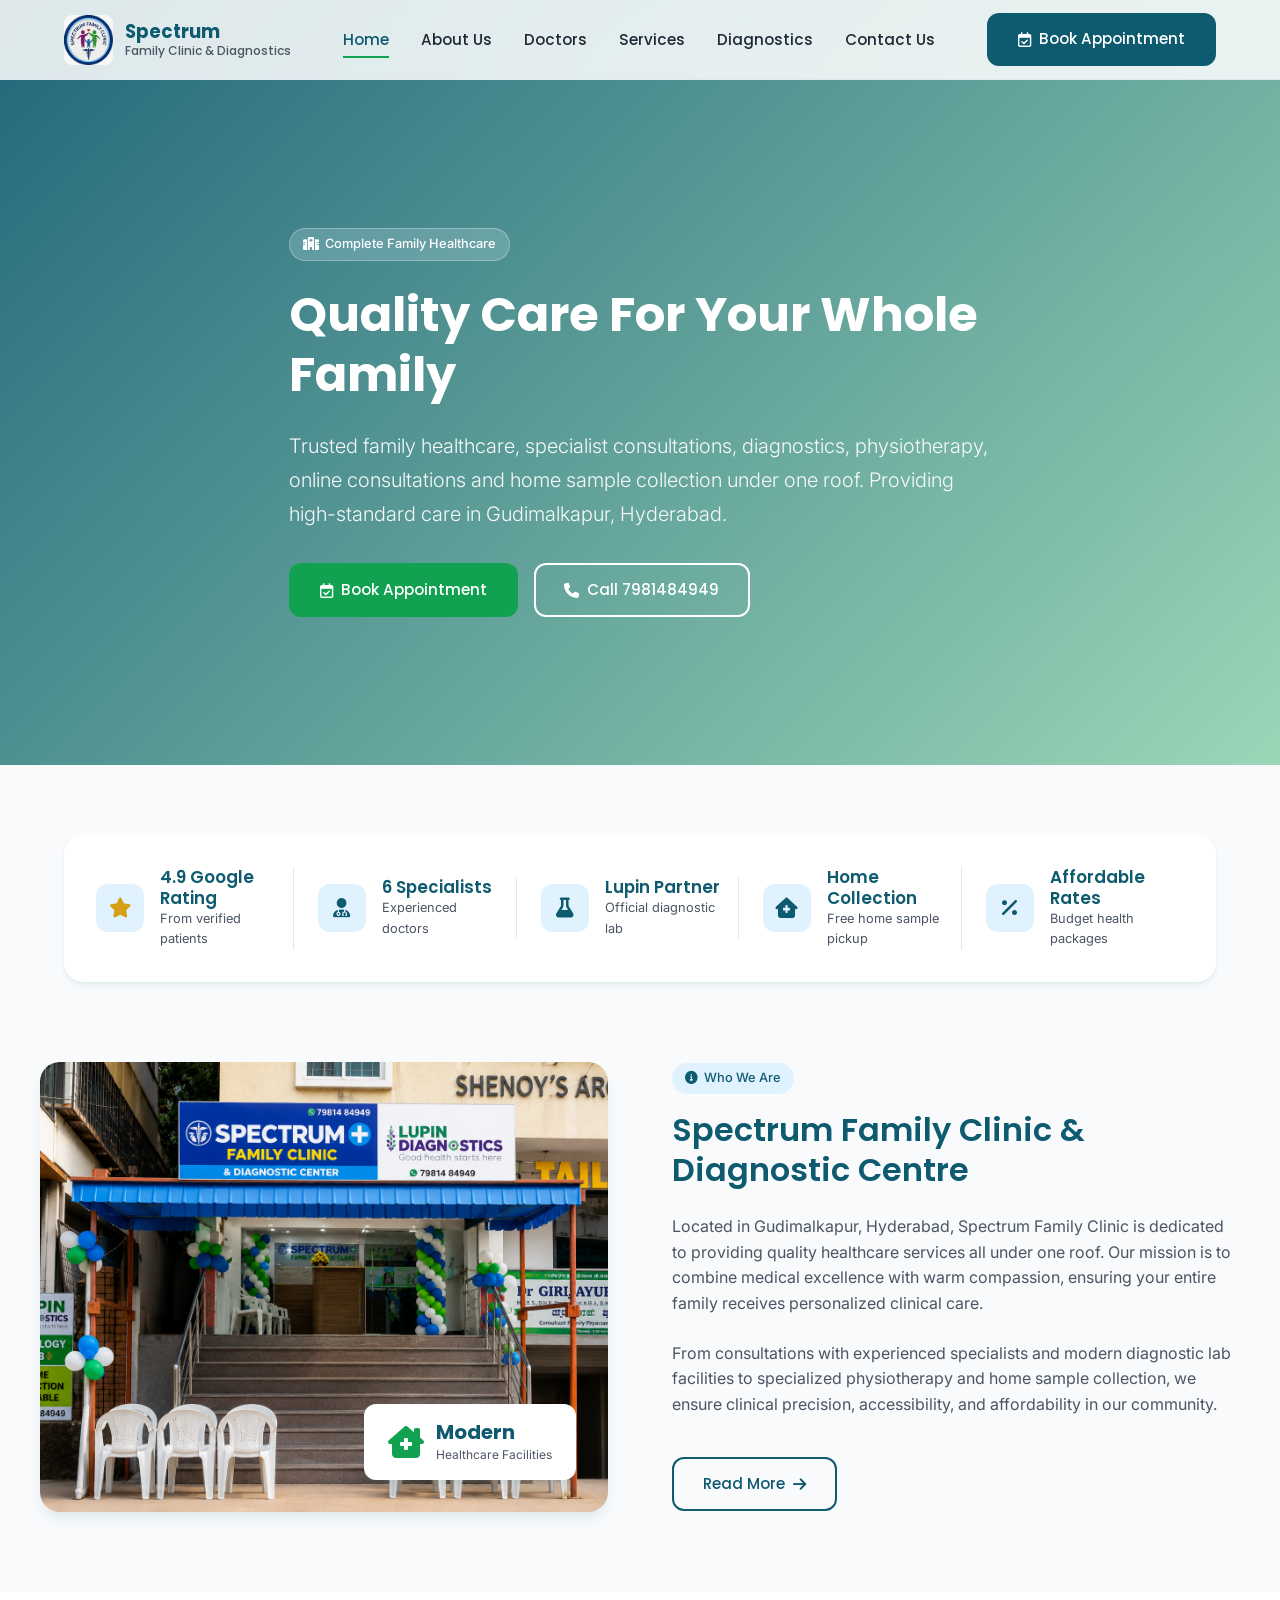
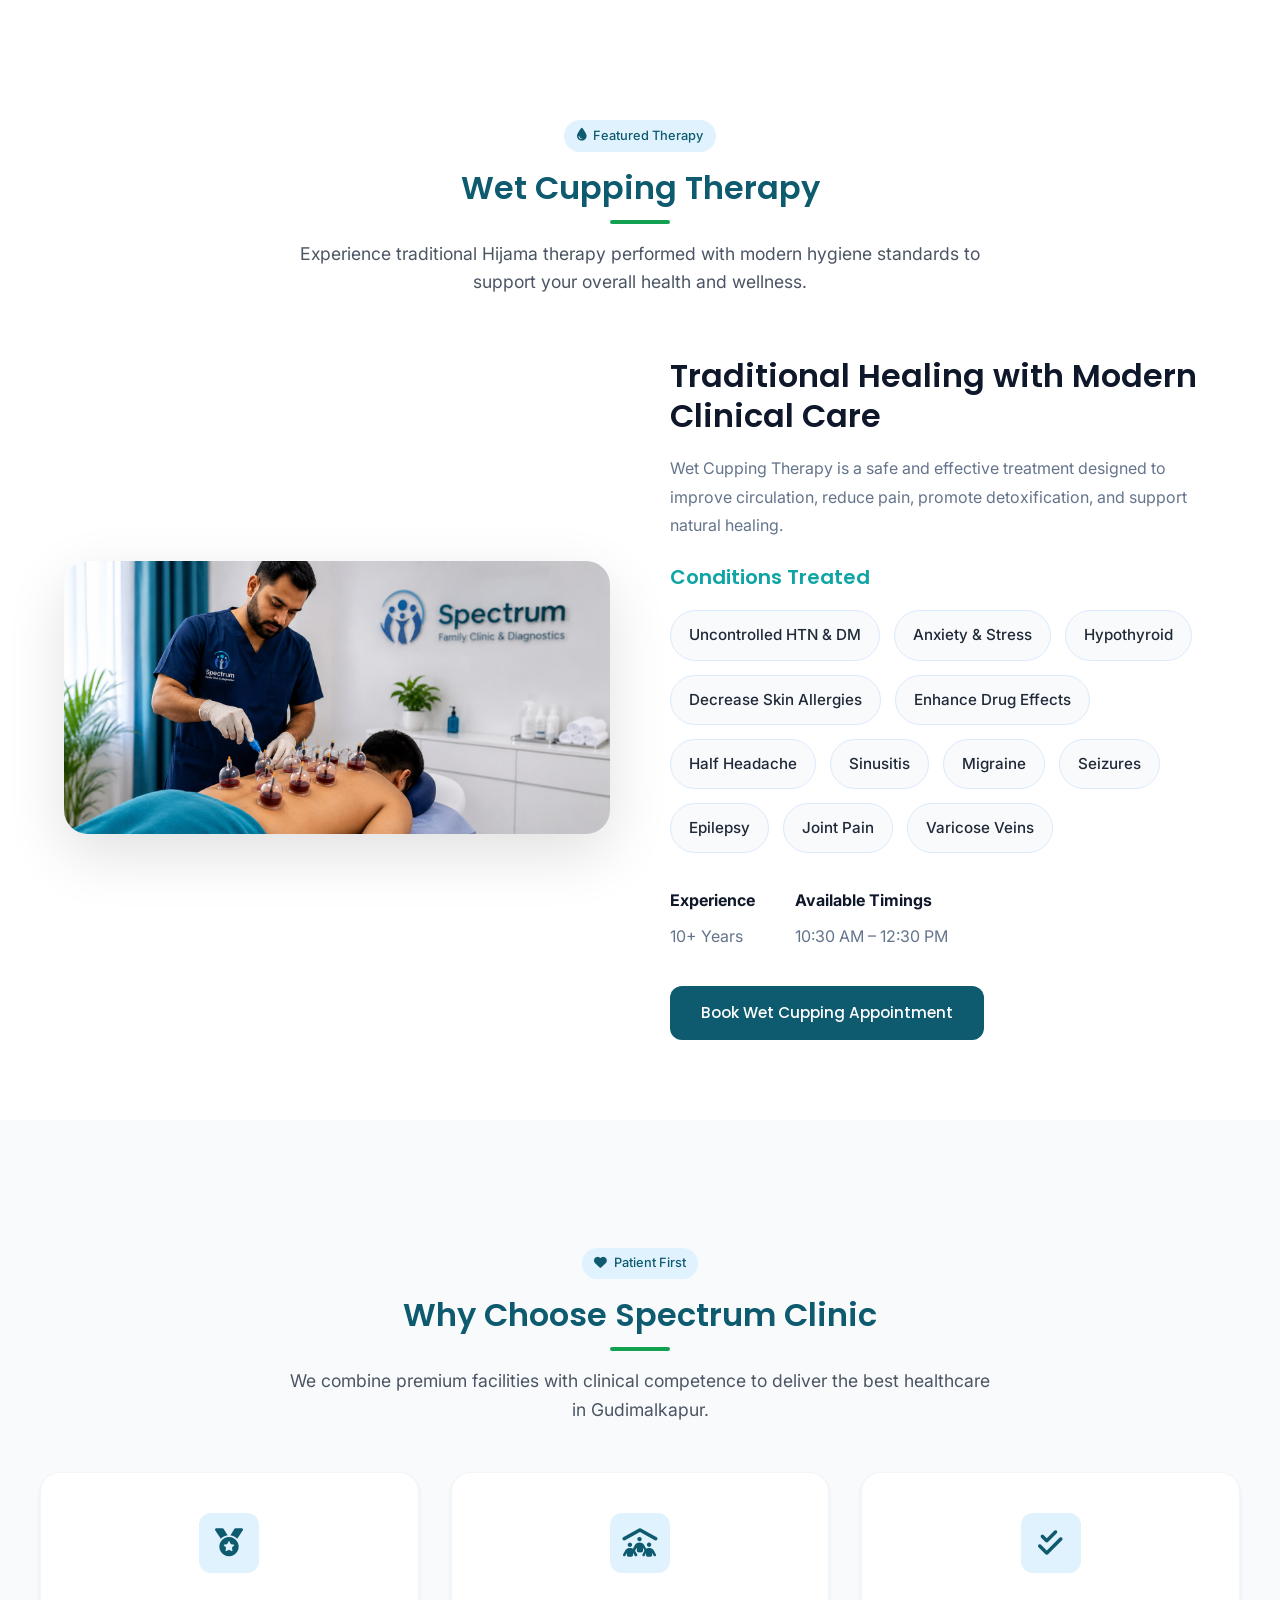
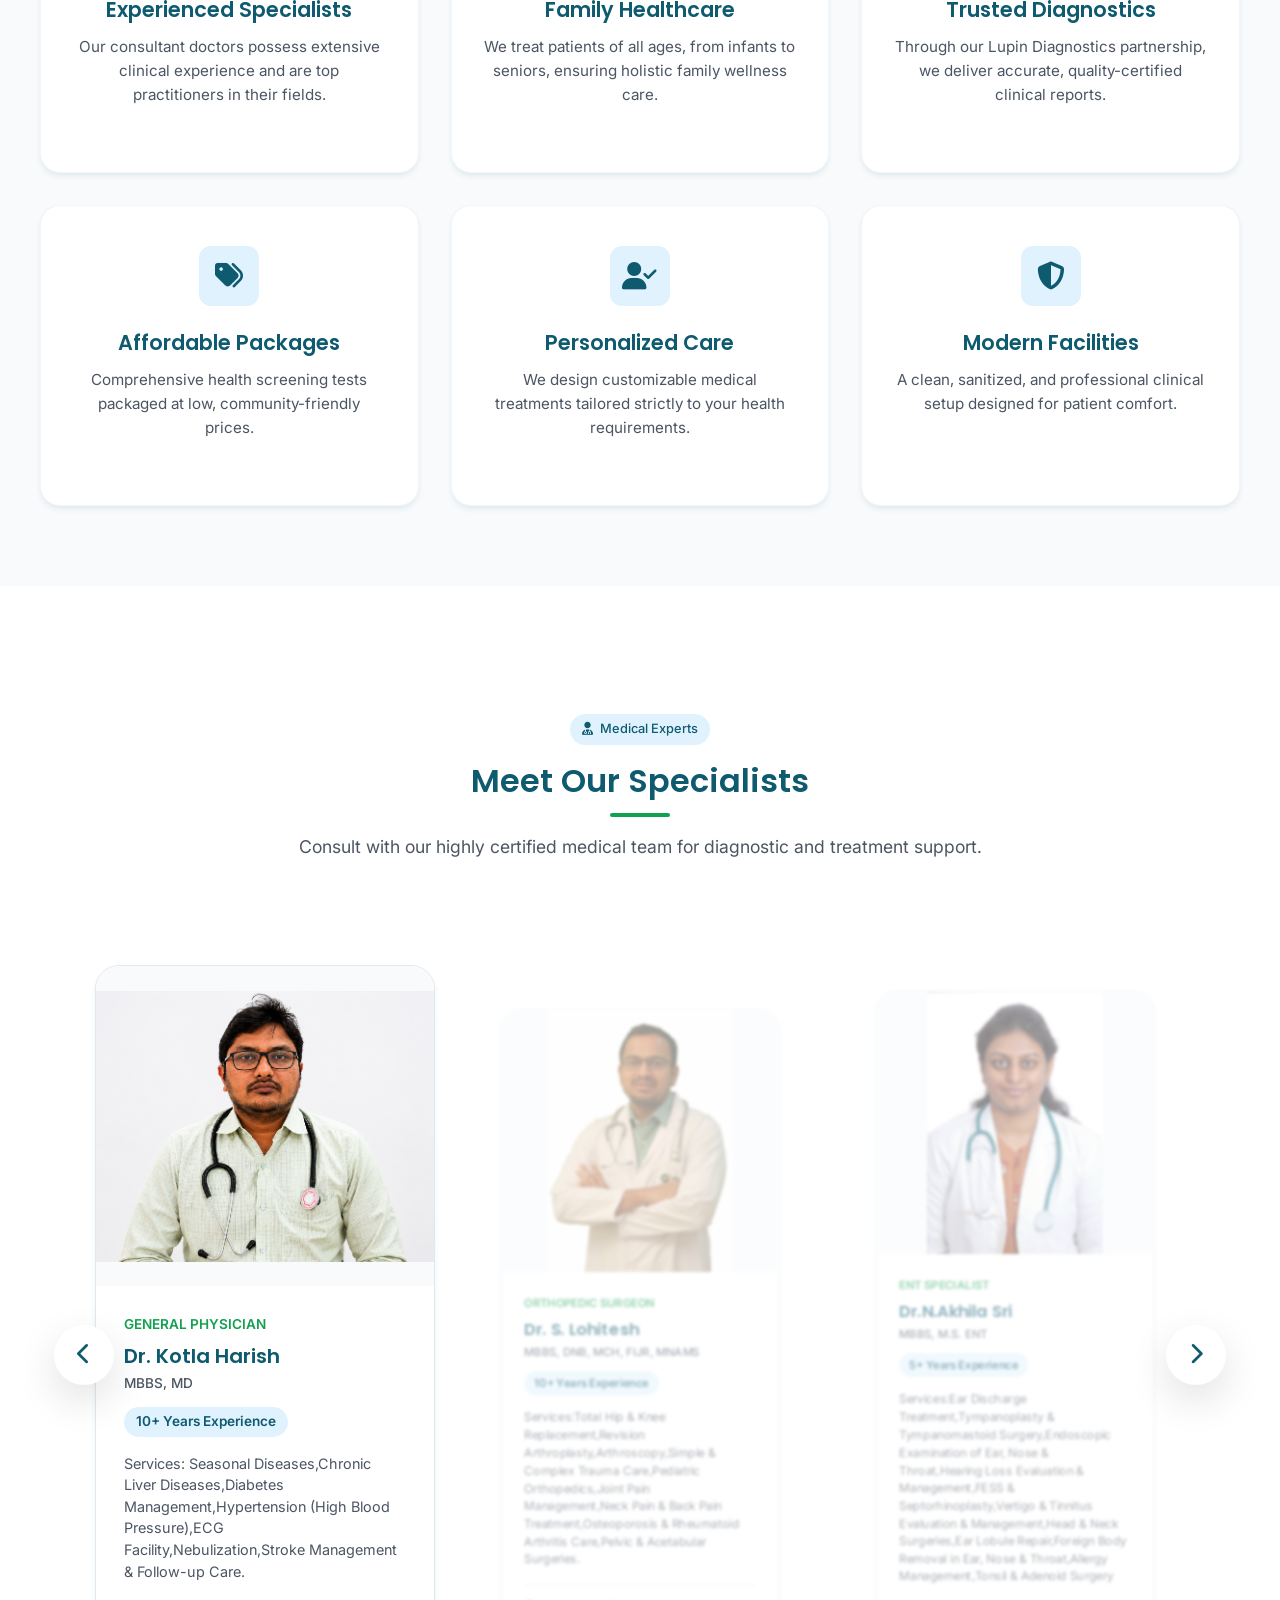
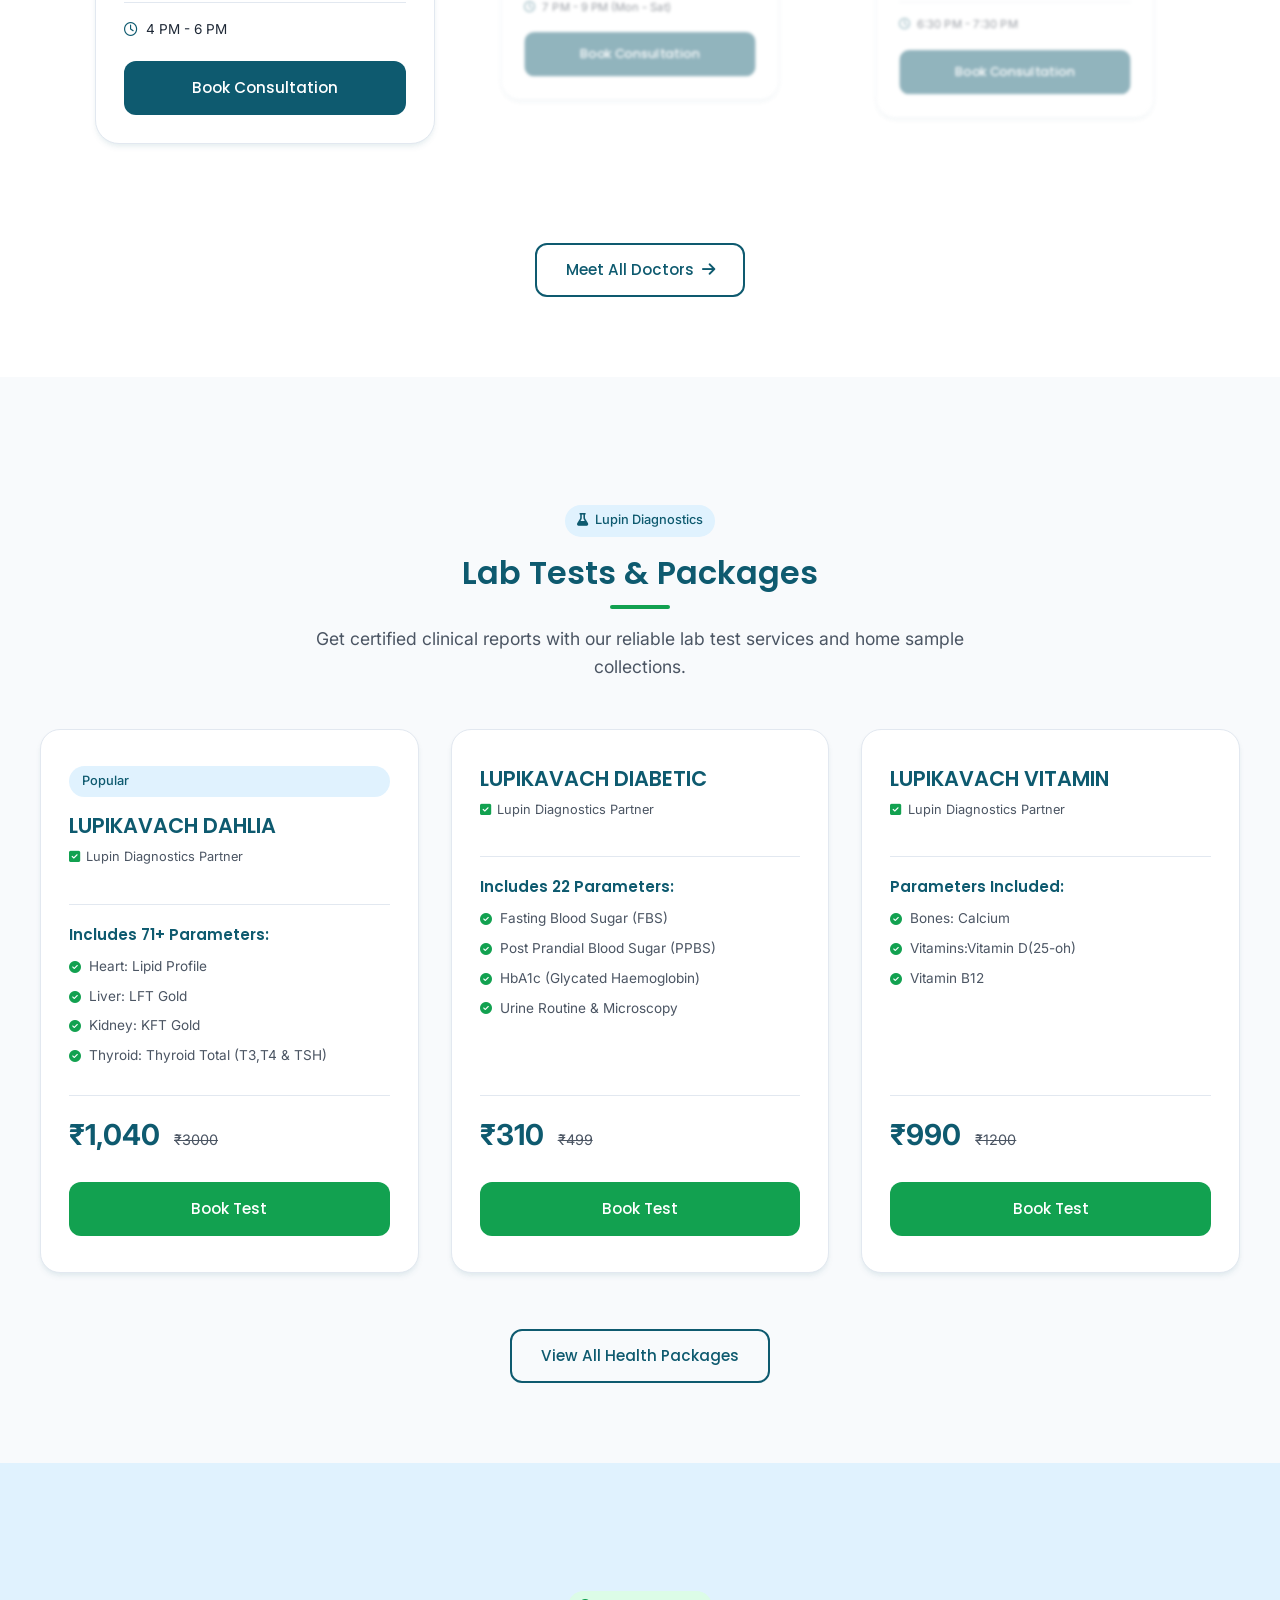
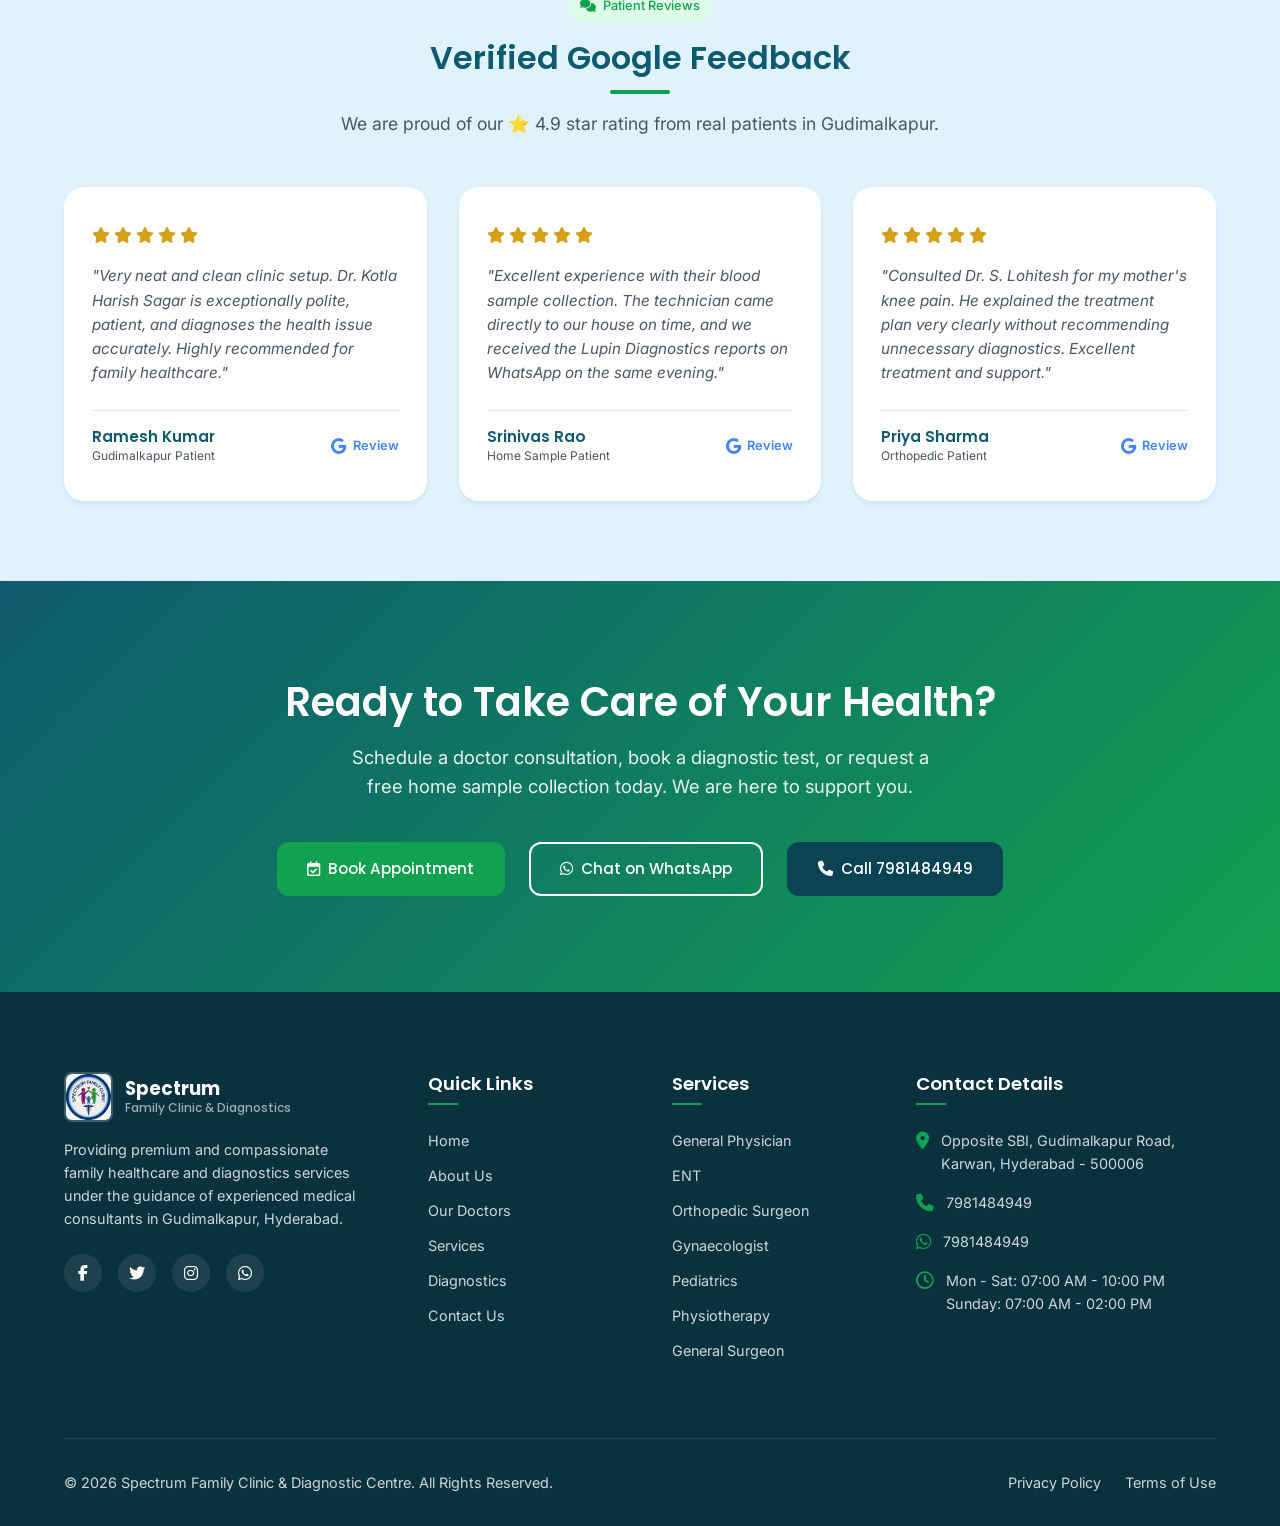
<file: index.html>
<!DOCTYPE html>
<html lang="en">
<head>
  <!-- Google tag (gtag.js) -->
<script async src="https://www.googletagmanager.com/gtag/js?id=G-C0M0GXNR7Z"></script>
<script>
  window.dataLayer = window.dataLayer || [];
  function gtag(){dataLayer.push(arguments);}
  gtag('js', new Date());

  gtag('config', 'G-C0M0GXNR7Z');
</script>
  <meta charset="UTF-8">
  <meta name="viewport" content="width=device-width, initial-scale=1.0">
  
  <!-- Primary Meta Tags -->
  <title>Spectrum Family Clinic & Diagnostic Centre | Gudimalkapur, Hyderabad</title>
  <meta name="description" content="Quality Care For Your Whole Family. Trusted family clinic & diagnostic center in Gudimalkapur, Hyderabad. Specialist consultations, diagnostic tests, physiotherapy, home sample collection.">
  <meta name="keywords" content="Spectrum Family Clinic, Diagnostic Centre, Gudimalkapur Clinic, Mehdipatnam Clinic, Lupin Diagnostics Partner, Dr. Harish, Dr. Lohitesh, Dr. Akhila, Home blood collection Hyderabad">
  
  <!-- Open Graph / Facebook -->
  <meta property="og:type" content="website">
  <meta property="og:url" content="https://www.spectrumfamilyclinic.com/">
  <meta property="og:title" content="Spectrum Family Clinic & Diagnostic Centre">
  <meta property="og:description" content="Quality Care For Your Whole Family. Trusted family clinic & diagnostic center in Gudimalkapur, Hyderabad.">
  <meta property="og:image" content="assets/hospital.jpeg">

  <!-- Twitter -->
  <meta property="twitter:card" content="summary_large_image">
  <meta property="twitter:title" content="Spectrum Family Clinic & Diagnostic Centre">
  <meta property="twitter:description" content="Quality Care For Your Whole Family. Trusted clinic in Gudimalkapur.">
  <meta property="twitter:image" content="assets/hospital.jpeg">

  <!-- Stylesheets -->
  <link rel="stylesheet" href="css/style.css">
  <link rel="stylesheet" href="https://cdnjs.cloudflare.com/ajax/libs/font-awesome/6.4.0/css/all.min.css">
  
  <!-- JSON-LD Local Business & Healthcare Schema -->
  <script type="application/ld+json">
  {
    "@context": "https://schema.org",
    "@type": "MedicalClinic",
    "name": "Spectrum Family Clinic & Diagnostic Centre",
    "alternateName": "Spectrum Family Clinic",
    "image": "assets/hospital.jpeg",
    "logo": "assets/logo.jpeg",
    "telephone": "+917981484949",
    "url": "https://www.spectrumfamilyclinic.com",
    "address": {
      "@type": "PostalAddress",
      "streetAddress": "Opposite SBI, Gudimalkapur Road, Karwan",
      "addressLocality": "Hyderabad",
      "addressRegion": "Telangana",
      "postalCode": "500006",
      "addressCountry": "IN"
    },
    "geo": {
      "@type": "GeoCoordinates",
      "latitude": 17.3891,
      "longitude": 78.4357
    },
    "openingHoursSpecification": {
      "@type": "OpeningHoursSpecification",
      "dayOfWeek": [
        "Monday",
        "Tuesday",
        "Wednesday",
        "Thursday",
        "Friday",
        "Saturday"
      ],
      "opens": "10:00",
      "closes": "22:00"
    },
    "priceRange": "$$",
    "medicalSpecialty": [
      "GeneralPediatrics",
      "GynecologicAndObstetricServices",
      "Otolaryngology",
      "OrthopedicDiagnosticProcedure",
      "GeneralSurgery"
    ],
    "availableService": [
      {
        "@type": "MedicalTest",
        "name": "Blood Tests & Diagnostic Screenings"
      },
      {
        "@type": "MedicalTherapy",
        "name": "Physiotherapy"
      }
    ]
  }
  </script>
</head>
<body>

  <!-- Header -->
  <header class="header">
    <div class="container nav-container">
      <a href="index.html" class="logo-link" id="headerLogoLink">
        <img src="assets/logo.jpeg" alt="Spectrum Family Clinic Logo" class="logo-img">
        <div class="brand-text">
          Spectrum
          <span>Family Clinic & Diagnostics</span>
        </div>
      </a>
      
      <nav class="nav">
        <ul class="nav-menu" id="navMenu">
          <li><a href="index.html" class="nav-link active" id="navHome">Home</a></li>
          <li><a href="about.html" class="nav-link" id="navAbout">About Us</a></li>
          <li><a href="doctors.html" class="nav-link" id="navDoctors">Doctors</a></li>
          <li><a href="services.html" class="nav-link" id="navServices">Services</a></li>
          <li><a href="diagnostics.html" class="nav-link" id="navDiagnostics">Diagnostics</a></li>
          <li><a href="contact.html" class="nav-link" id="navContact">Contact Us</a></li>
        </ul>
      </nav>

      <div class="nav-cta">
        <a href="appointment.html" class="btn btn-primary" id="headerBookBtn">
          <i class="fa-regular fa-calendar-check"></i> Book Appointment
        </a>
      </div>

      <button class="hamburger" id="hamburgerBtn" aria-label="Toggle Navigation">
        <span></span>
        <span></span>
        <span></span>
      </button>
    </div>
  </header>

  <!-- Hero Section -->
  <section class="hero";">
    <div class="hero-overlay"></div>
    <div class="container hero-content">
      <div class="badge badge-teal" style="background: rgba(224, 242, 254, 0.2); color: #FFFFFF; border: 1px solid rgba(255,255,255,0.3); margin-bottom: 1.5rem;">
        <i class="fa-solid fa-hospital"></i> Complete Family Healthcare
      </div>
      <h1>Quality Care For Your Whole Family</h1>
      <p>Trusted family healthcare, specialist consultations, diagnostics, physiotherapy, online consultations and home sample collection under one roof. Providing high-standard care in Gudimalkapur, Hyderabad.</p>
      <div class="hero-actions">
        <a href="appointment.html" class="btn btn-secondary" id="heroBookBtn">
          <i class="fa-regular fa-calendar-check"></i> Book Appointment
        </a>
        <a href="tel:7981484949" class="btn btn-outline-white" id="heroCallBtn">
          <i class="fa-solid fa-phone"></i> Call 7981484949
        </a>
      </div>
    </div>
     </section>
     <!--trust bar-->
    <section class="container reveal">
    <div class="trust-bar">
      <div class="trust-grid">
        <div class="trust-item">
          <div class="trust-icon-box">
            <i class="fa-solid fa-star" style="color: var(--color-accent);"></i>
          </div>
          <div class="trust-info">
            <h4>4.9 Google Rating</h4>
            <p>From verified patients</p>
          </div>
        </div>
        
        <div class="trust-item">
          <div class="trust-icon-box">
            <i class="fa-solid fa-user-doctor"></i>
          </div>
          <div class="trust-info">
            <h4>6 Specialists</h4>
            <p>Experienced doctors</p>
          </div>
        </div>
        
        <div class="trust-item">
          <div class="trust-icon-box">
            <i class="fa-solid fa-flask"></i>
          </div>
          <div class="trust-info">
            <h4>Lupin Partner</h4>
            <p>Official diagnostic lab</p>
          </div>
        </div>

        <div class="trust-item">
          <div class="trust-icon-box">
            <i class="fa-solid fa-house-medical"></i>
          </div>
          <div class="trust-info">
            <h4>Home Collection</h4>
            <p>Free home sample pickup</p>
          </div>
        </div>

        <div class="trust-item">
          <div class="trust-icon-box">
            <i class="fa-solid fa-percent"></i>
          </div>
          <div class="trust-info">
            <h4>Affordable Rates</h4>
            <p>Budget health packages</p>
          </div>
        </div>
      </div>
    </div>
  </section>
 


  <!-- About Preview Section -->
  <section class="section-padding container reveal">
    <div class="about-preview-grid">
      <div class="about-preview-image">
        <!-- Using client exterior/interior image (Hospital.jpeg for home context) -->
        <img src="assets/hospital.png" alt="Spectrum Family Clinic Facility Gudimalkapur">
        <div class="about-preview-badge">
          <i class="fa-solid fa-house-chimney-medical"></i>
          <div>
            <h4>Modern</h4>
            <p>Healthcare Facilities</p>
          </div>
        </div>
      </div>
      
      <div class="about-preview-content">
        <div class="badge badge-teal" style="margin-bottom: 1rem;">
          <i class="fa-solid fa-circle-info"></i> Who We Are
        </div>
        <h2>Spectrum Family Clinic & Diagnostic Centre</h2>
        <p>Located in Gudimalkapur, Hyderabad, Spectrum Family Clinic is dedicated to providing quality healthcare services all under one roof. Our mission is to combine medical excellence with warm compassion, ensuring your entire family receives personalized clinical care.</p>
        <p>From consultations with experienced specialists and modern diagnostic lab facilities to specialized physiotherapy and home sample collection, we ensure clinical precision, accessibility, and affordability in our community.</p>
        <a href="about.html" class="btn btn-outline" id="aboutPreviewBtn" style="margin-top: 1rem;">Read More <i class="fa-solid fa-arrow-right"></i></a>
      </div>
    </div>
  </section>
<!-- Featured Wet Cupping Therapy Section -->
<section class="section-padding bg-white reveal">

    <div class="container">

        <div class="section-header">
            <div class="badge badge-teal" style="margin-bottom:1rem;">
                <i class="fa-solid fa-droplet"></i> Featured Therapy
            </div>

            <h2>Wet Cupping Therapy</h2>

            <p>
                Experience traditional Hijama therapy performed with modern
                hygiene standards to support your overall health and wellness.
            </p>
        </div>

        <div class="wet-cupping-container">

            <div class="wet-cupping-image">

                <img src="assets/wet-cupping-banner.jpeg"
                     alt="Wet Cupping Therapy">

            </div>

            <div class="wet-cupping-content">

                <h3>Traditional Healing with Modern Clinical Care</h3>

                <p>
                    Wet Cupping Therapy is a safe and effective treatment
                    designed to improve circulation, reduce pain,
                    promote detoxification, and support natural healing.
                </p>

                <h4>Conditions Treated</h4>

                <div class="conditions-grid">

                    <span>Uncontrolled HTN & DM</span>
                    <span>Anxiety & Stress</span>
                    <span>Hypothyroid</span>
                    <span>Decrease Skin Allergies</span>
                    <span>Enhance Drug Effects</span>
                    <span>Half Headache</span>
                    <span>Sinusitis</span>
                    <span>Migraine</span>
                    <span>Seizures</span>
                    <span>Epilepsy</span>
                    <span>Joint Pain</span>
                    <span>Varicose Veins</span>

                </div>

                <div class="wet-info">

                    <div>

                        <strong>Experience</strong>

                        <p>10+ Years</p>

                    </div>

                    <div>

                        <strong>Available Timings</strong>

                        <p>10:30 AM – 12:30 PM</p>

                    </div>

                </div>

                <a
href="https://wa.me/917981484949?text=Hello%20Spectrum%20Family%20Clinic,%0A%0AI%20would%20like%20to%20book%20a%20Wet%20Cupping%20(Hijama)%20appointment.%0A%0AName:%0APreferred%20Date:%0APreferred%20Time:%0A%0AThank%20you."
target="_blank"
class="btn btn-primary">

Book Wet Cupping Appointment

</a>

            </div>

        </div>

    </div>

</section>
  <!-- Why Choose Spectrum Section -->
  <section class="section-padding container reveal">
    <div class="section-header">
      <div class="badge badge-teal" style="margin-bottom: 1rem;">
        <i class="fa-solid fa-heart"></i> Patient First
      </div>
      <h2>Why Choose Spectrum Clinic</h2>
      <p>We combine premium facilities with clinical competence to deliver the best healthcare in Gudimalkapur.</p>
    </div>

    <div class="why-grid">
      <div class="premium-card text-center">
        <div class="card-icon" style="margin: 0 auto 1.5rem auto;"><i class="fa-solid fa-medal"></i></div>
        <h3>Experienced Specialists</h3>
        <p>Our consultant doctors possess extensive clinical experience and are top practitioners in their fields.</p>
      </div>

      <div class="premium-card text-center">
        <div class="card-icon" style="margin: 0 auto 1.5rem auto;"><i class="fa-solid fa-people-roof"></i></div>
        <h3>Family Healthcare</h3>
        <p>We treat patients of all ages, from infants to seniors, ensuring holistic family wellness care.</p>
      </div>

      <div class="premium-card text-center">
        <div class="card-icon" style="margin: 0 auto 1.5rem auto;"><i class="fa-solid fa-check-double"></i></div>
        <h3>Trusted Diagnostics</h3>
        <p>Through our Lupin Diagnostics partnership, we deliver accurate, quality-certified clinical reports.</p>
      </div>

      <div class="premium-card text-center">
        <div class="card-icon" style="margin: 0 auto 1.5rem auto;"><i class="fa-solid fa-tags"></i></div>
        <h3>Affordable Packages</h3>
        <p>Comprehensive health screening tests packaged at low, community-friendly prices.</p>
      </div>

      <div class="premium-card text-center">
        <div class="card-icon" style="margin: 0 auto 1.5rem auto;"><i class="fa-solid fa-user-check"></i></div>
        <h3>Personalized Care</h3>
        <p>We design customizable medical treatments tailored strictly to your health requirements.</p>
      </div>

      <div class="premium-card text-center">
        <div class="card-icon" style="margin: 0 auto 1.5rem auto;"><i class="fa-solid fa-shield-halved"></i></div>
        <h3>Modern Facilities</h3>
        <p>A clean, sanitized, and professional clinical setup designed for patient comfort.</p>
      </div>
    </div>
  </section>

  <!-- Doctors Preview Section -->
<section class="section-padding bg-white reveal doctor-carousel-section">

    <div class="container">

        <div class="section-header">
            <div class="badge badge-teal" style="margin-bottom:1rem;">
                <i class="fa-solid fa-user-doctor"></i> Medical Experts
            </div>

            <h2>Meet Our Specialists</h2>

            <p>
                Consult with our highly certified medical team for
                diagnostic and treatment support.
            </p>
        </div>

        <div class="doctor-carousel-wrapper">

            <button class="doctor-arrow prev">
                <i class="fas fa-chevron-left"></i>
            </button>

            <div class="doctor-carousel">

                <!-- Doctor 1 -->

                <div class="doctor-slide active">

                    <div class="doctor-card">

                        <div class="doctor-img-box">
                            <img src="assets/Dr Kotla.png">
                        </div>

                        <div class="doctor-info-box">

                            <span class="doctor-dept">
                                General Physician
                            </span>

                            <h3>Dr. Kotla Harish</h3>

                            <span class="doctor-qual">
                                MBBS, MD 
                            </span>

                            <span class="doctor-experience">
                                10+ Years Experience
                            </span>

                            <p class="doctor-description">
                               Services: Seasonal Diseases,Chronic Liver Diseases,Diabetes Management,Hypertension (High Blood Pressure),ECG Facility,Nebulization,Stroke Management & Follow-up Care. 
                            </p>

                            <div class="doctor-meta">

                                <div class="doctor-timings">
                                    <i class="fa-regular fa-clock"></i>
                                   4 PM - 6 PM
                                </div>

                                <a href="appointment.html?doc=harish"
                                   class="btn btn-primary">
                                    Book Consultation
                                </a>

                            </div>

                        </div>

                    </div>

                </div>

                <!-- Doctor 2 -->

                <div class="doctor-slide">

                    <div class="doctor-card">

                        <div class="doctor-img-box">
                            <img src="assets/dr_lohitesh.jpeg">
                        </div>

                        <div class="doctor-info-box">

                            <span class="doctor-dept">
                                Orthopedic surgeon
                            </span>

                            <h3>Dr. S. Lohitesh</h3>

                            <span class="doctor-qual">
                                MBBS, DNB, MCH, FIJR, MNAMS
                            </span>

                            <span class="doctor-experience">
                                10+ Years Experience
                            </span>

                            <p class="doctor-description">
                               Services:Total Hip & Knee Replacement,Revision Arthroplasty,Arthroscopy,Simple & Complex Trauma Care,Pediatric Orthopedics,Joint Pain Management,Neck Pain & Back Pain Treatment,Osteoporosis & Rheumatoid Arthritis Care,Pelvic & Acetabular Surgeries. 
                            </p>

                            <div class="doctor-meta">

                                <div class="doctor-timings">
                                    <i class="fa-regular fa-clock"></i>
                                    7 PM - 9 PM (Mon - Sat)
                                </div>

                                <a href="appointment.html?doc=lohitesh"
                                   class="btn btn-primary">
                                    Book Consultation
                                </a>

                            </div>

                        </div>

                    </div>

                </div>

                <!-- Doctor 3 -->

                <div class="doctor-slide">

                    <div class="doctor-card">

                        <div class="doctor-img-box">
                            <img src="assets/dr_akhila.jpeg">
                        </div>

                        <div class="doctor-info-box">

                            <span class="doctor-dept">
                                ENT Specialist 
                            </span>

                            <h3>Dr.N.Akhila Sri</h3>

                            <span class="doctor-qual">
                                MBBS, M.S. ENT
                            </span>

                            <span class="doctor-experience">
                                5+ Years Experience
                            </span>

                            <p class="doctor-description">
                                Services:Ear Discharge Treatment,Tympanoplasty & Tympanomastoid Surgery,Endoscopic Examination of Ear, Nose & Throat,Hearing Loss Evaluation & Management,FESS & Septorhinoplasty,Vertigo & Tinnitus Evaluation & Management,Head & Neck Surgeries,Ear Lobule Repair,Foreign Body Removal in Ear, Nose & Throat,Allergy Management,Tonsil & Adenoid Surgery
                            </p>

                            <div class="doctor-meta">

                                <div class="doctor-timings">
                                    <i class="fa-regular fa-clock"></i>
                                     6:30 PM - 7:30 PM
                                </div>

                                <a href="appointment.html?doc=akhila"
                                   class="btn btn-primary">
                                    Book Consultation
                                </a>

                            </div>

                        </div>

                    </div>

                </div>

            </div>

            <button class="doctor-arrow next">
                <i class="fas fa-chevron-right"></i>
            </button>

        </div>

        <div class="text-center" style="margin-top:45px;">

            <a href="doctors.html"
               class="btn btn-outline">

                Meet All Doctors
                <i class="fa-solid fa-arrow-right"></i>

            </a>

        </div>

    </div>

</section>
  <!-- Diagnostics Preview Section -->
  <section class="section-padding container reveal">
    <div class="section-header">
      <div class="badge badge-teal" style="margin-bottom: 1rem;">
        <i class="fa-solid fa-flask"></i> Lupin Diagnostics
      </div>
      <h2>Lab Tests & Packages</h2>
      <p>Get certified clinical reports with our reliable lab test services and home sample collections.</p>
    </div>

    <div class="package-grid">
      <!-- Test Package 1 -->
      <div class="package-card">
        <span class="badge badge-teal package-badge">Popular</span>
        <h3>LUPIKAVACH DAHLIA</h3>
        <div class="package-partner"><i class="fa-solid fa-square-check"></i> Lupin Diagnostics Partner</div>
  
        <div class="package-includes">
          <h4>Includes 71+ Parameters:</h4>
          <ul>
            <li><i class="fa-solid fa-circle-check"></i> Heart: Lipid Profile</li>
            <li><i class="fa-solid fa-circle-check"></i> Liver: LFT Gold </li>
            <li><i class="fa-solid fa-circle-check"></i> Kidney: KFT Gold </li>
            <li><i class="fa-solid fa-circle-check"></i> Thyroid: Thyroid Total (T3,T4 & TSH)</li>
          </ul>
        </div>
        <div class="package-pricing">
          <div class="package-price">₹1,040 <span>₹3000</span></div>
        </div>
        <a href="appointment.html?test=complete" class="btn btn-secondary">Book Test</a>
      </div>

      <!-- Test Package 2 -->
      <div class="package-card">
        <h3>LUPIKAVACH DIABETIC</h3>
        <div class="package-partner"><i class="fa-solid fa-square-check"></i> Lupin Diagnostics Partner</div>
        
        <div class="package-includes">
          <h4>Includes 22 Parameters:</h4>
          <ul>
            <li><i class="fa-solid fa-circle-check"></i> Fasting Blood Sugar (FBS)</li>
            <li><i class="fa-solid fa-circle-check"></i> Post Prandial Blood Sugar (PPBS)</li>
            <li><i class="fa-solid fa-circle-check"></i> HbA1c (Glycated Haemoglobin)</li>
            <li><i class="fa-solid fa-circle-check"></i> Urine Routine & Microscopy</li>
          </ul>
        </div>
        <div class="package-pricing">
          <div class="package-price">₹310 <span>₹499</span></div>
        </div>
        <a href="appointment.html?test=diabetes" class="btn btn-secondary">Book Test</a>
      </div>

      <!-- Test Package 3 -->
      <div class="package-card">
        <h3>LUPIKAVACH VITAMIN </h3>
        <div class="package-partner"><i class="fa-solid fa-square-check"></i> Lupin Diagnostics Partner</div>
        
        <div class="package-includes">
          <h4>Parameters Included:</h4>
          <ul>
            <li><i class="fa-solid fa-circle-check"></i> Bones: Calcium </li>
            <li><i class="fa-solid fa-circle-check"></i> Vitamins:Vitamin D(25-oh) </li>
            <li><i class="fa-solid fa-circle-check"></i> Vitamin B12 </li>
          </ul>
        </div>
        <div class="package-pricing">
          <div class="package-price">₹990 <span>₹1200</span></div>
        </div>
        <a href="appointment.html?test=thyroid" class="btn btn-secondary">Book Test</a>
      </div>
    </div>

    <div class="text-center" style="margin-top: 3.5rem;">
      <a href="diagnostics.html" class="btn btn-outline" id="viewAllDiagnosticsBtn">View All Health Packages</a>
    </div>
  </section>

  <!-- Testimonials Section -->
  <section class="section-padding testimonials-section reveal">
    <div class="container">
      <div class="section-header">
        <div class="badge badge-green" style="margin-bottom: 1rem;">
          <i class="fa-solid fa-comments"></i> Patient Reviews
        </div>
        <h2 style="color: var(--color-primary);">Verified Google Feedback</h2>
        <p style="color: var(--color-text-light);">We are proud of our ⭐ 4.9 star rating from real patients in Gudimalkapur.</p>
      </div>

      <div class="testimonial-grid">
        <!-- Review 1 -->
        <div class="testimonial-card">
          <div class="test-stars">
            <i class="fa-solid fa-star"></i>
            <i class="fa-solid fa-star"></i>
            <i class="fa-solid fa-star"></i>
            <i class="fa-solid fa-star"></i>
            <i class="fa-solid fa-star"></i>
          </div>
          <p class="test-text">"Very neat and clean clinic setup. Dr. Kotla Harish Sagar is exceptionally polite, patient, and diagnoses the health issue accurately. Highly recommended for family healthcare."</p>
          <div class="test-author-box">
            <div class="test-author">
              <h4>Ramesh Kumar</h4>
              <p>Gudimalkapur Patient</p>
            </div>
            <div class="google-review-badge">
              <i class="fa-brands fa-google"></i> Review
            </div>
          </div>
        </div>

        <!-- Review 2 -->
        <div class="testimonial-card">
          <div class="test-stars">
            <i class="fa-solid fa-star"></i>
            <i class="fa-solid fa-star"></i>
            <i class="fa-solid fa-star"></i>
            <i class="fa-solid fa-star"></i>
            <i class="fa-solid fa-star"></i>
          </div>
          <p class="test-text">"Excellent experience with their blood sample collection. The technician came directly to our house on time, and we received the Lupin Diagnostics reports on WhatsApp on the same evening."</p>
          <div class="test-author-box">
            <div class="test-author">
              <h4>Srinivas Rao</h4>
              <p>Home Sample Patient</p>
            </div>
            <div class="google-review-badge">
              <i class="fa-brands fa-google"></i> Review
            </div>
          </div>
        </div>

        <!-- Review 3 -->
        <div class="testimonial-card">
          <div class="test-stars">
            <i class="fa-solid fa-star"></i>
            <i class="fa-solid fa-star"></i>
            <i class="fa-solid fa-star"></i>
            <i class="fa-solid fa-star"></i>
            <i class="fa-solid fa-star"></i>
          </div>
          <p class="test-text">"Consulted Dr. S. Lohitesh for my mother's knee pain. He explained the treatment plan very clearly without recommending unnecessary diagnostics. Excellent treatment and support."</p>
          <div class="test-author-box">
            <div class="test-author">
              <h4>Priya Sharma</h4>
              <p>Orthopedic Patient</p>
            </div>
            <div class="google-review-badge">
              <i class="fa-brands fa-google"></i> Review
            </div>
          </div>
        </div>
      </div>
    </div>
  </section>

  <!-- Final CTA Section -->
  <section class="final-cta reveal">
    <div class="container">
      <h2>Ready to Take Care of Your Health?</h2>
      <p>Schedule a doctor consultation, book a diagnostic test, or request a free home sample collection today. We are here to support you.</p>
      <div class="final-cta-buttons">
        <a href="appointment.html" class="btn btn-secondary" id="ctaBookBtn">
          <i class="fa-regular fa-calendar-check"></i> Book Appointment
        </a>
        <a href="https://wa.me/917981484949" class="btn btn-outline-white" id="ctaWaBtn" target="_blank">
          <i class="fa-brands fa-whatsapp"></i> Chat on WhatsApp
        </a>
        <a href="tel:7981484949" class="btn btn-primary" id="ctaCallBtn" style="background-color: var(--color-primary-dark); border-color: var(--color-primary-dark);">
          <i class="fa-solid fa-phone"></i> Call 7981484949
        </a>
      </div>
    </div>
  </section>

  <!-- Footer -->
  <footer class="footer">
    <div class="container">
      <div class="footer-top">
        <div class="footer-brand">
          <a href="index.html" class="logo-link" style="margin-bottom: 1rem;">
            <img src="assets/logo.jpeg" alt="Spectrum Family Clinic Logo" class="logo-img" style="border: 2px solid rgba(255,255,255,0.2);">
            <div class="brand-text" style="color: #FFFFFF;">
              Spectrum
              <span style="color: rgba(255,255,255,0.6);">Family Clinic & Diagnostics</span>
            </div>
          </a>
          <p>Providing premium and compassionate family healthcare and diagnostics services under the guidance of experienced medical consultants in Gudimalkapur, Hyderabad.</p>
          <div class="social-links">
          <a href="https://www.facebook.com/share/1BTDL4vWSD/?mibextid=wwXIfr" target="_blank" rel="noopener noreferrer" class="social-icon" aria-label="Facebook"><i class="fa-brands fa-facebook-f"></i></a>
          <a href="#" class="social-icon" aria-label="Twitter"><i class="fa-brands fa-twitter"></i></a>
          <a href="https://www.instagram.com/spectrum.clinic14?igsh=MWdrMHIwYWJzZGtmZw%3D%3D&utm_source=qr" target="_blank" rel="noopener noreferrer" class="social-icon" aria-label="Instagram"><i class="fa-brands fa-instagram"></i></a>
          <a href="https://wa.me/917981484949" class="social-icon" aria-label="WhatsApp" target="_blank"><i class="fa-brands fa-whatsapp"></i></a>
        </div>
        </div>

        <div>
          <h4>Quick Links</h4>
          <ul class="footer-links">
            <li><a href="index.html">Home</a></li>
            <li><a href="about.html">About Us</a></li>
            <li><a href="doctors.html">Our Doctors</a></li>
            <li><a href="services.html">Services</a></li>
            <li><a href="diagnostics.html">Diagnostics</a></li>
            <li><a href="contact.html">Contact Us</a></li>
          </ul>
        </div>

        <div>
          <h4>Services</h4>
          <ul class="footer-links">
            <li><a href="services.html#physician">General Physician</a></li>
            <li><a href="services.html#ent">ENT </a></li>
            <li><a href="services.html#ortho">Orthopedic Surgeon</a></li>
            <li><a href="services.html#gynec">Gynaecologist</a></li>
            <li><a href="services.html#pediatrics">Pediatrics</a></li>
            <li><a href="services.html#physio">Physiotherapy</a></li>
            <li><a href="services.html#physio">General Surgeon</a></li>
          </ul>
        </div>

        <div>
          <h4>Contact Details</h4>
          <ul class="footer-contact">
            <li>
              <i class="fa-solid fa-location-dot"></i>
              <span>Opposite SBI, Gudimalkapur Road, Karwan, Hyderabad - 500006</span>
            </li>
            <li>
              <i class="fa-solid fa-phone"></i>
              <span><a href="tel:7981484949">7981484949</a></span>
            </li>
            <li>
              <i class="fa-brands fa-whatsapp"></i>
              <span><a href="https://wa.me/917981484949" target="_blank">7981484949</a></span>
            </li>
            <li>
              <i class="fa-regular fa-clock"></i>
              <span>Mon - Sat: 07:00 AM - 10:00 PM<br>Sunday: 07:00 AM - 02:00 PM</span>
            </li>
          </ul>
        </div>
      </div>

      <div class="footer-bottom">
        <p>&copy; 2026 Spectrum Family Clinic & Diagnostic Centre. All Rights Reserved.</p>
        <ul class="footer-bottom-links">
          <li><a href="#">Privacy Policy</a></li>
          <li><a href="#">Terms of Use</a></li>
        </ul>
      </div>
    </div>
  </footer>

  <!-- Sticky Bottom Mobile Bar -->
  <div class="sticky-bottom-bar">
    <a href="tel:7981484949" class="sticky-bottom-item highlight" id="mobileStickyCall">
      <i class="fa-solid fa-phone"></i>
      <span>Call Now</span>
    </a>
    <a href="https://wa.me/917981484949" class="sticky-bottom-item highlight-green" id="mobileStickyWa" target="_blank">
      <i class="fa-brands fa-whatsapp"></i>
      <span>WhatsApp</span>
    </a>
    <a href="appointment.html" class="sticky-bottom-item" id="mobileStickyBook">
      <i class="fa-regular fa-calendar-check"></i>
      <span>Book Appointment</span>
    </a>
  </div>

  <!-- Scripts -->
  <script src="js/main.js"></script>
</body>
</html>
</file>
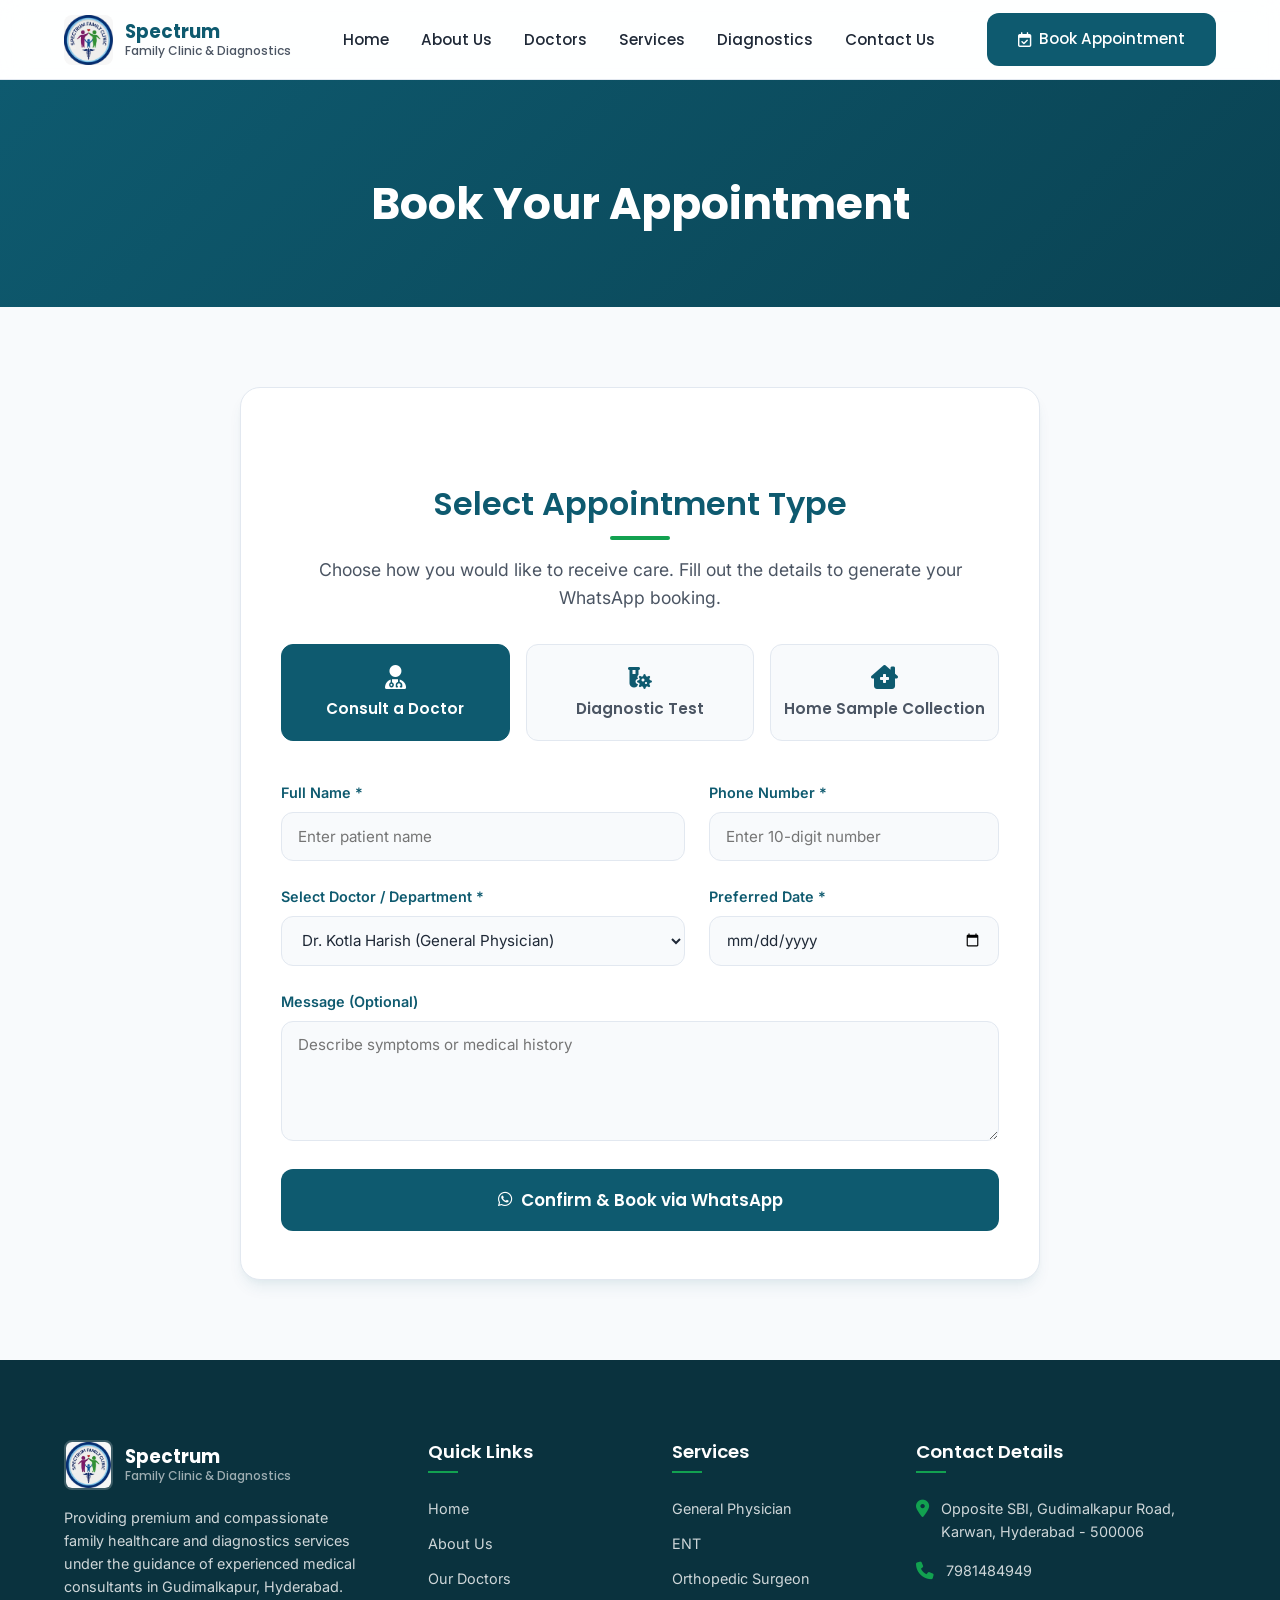
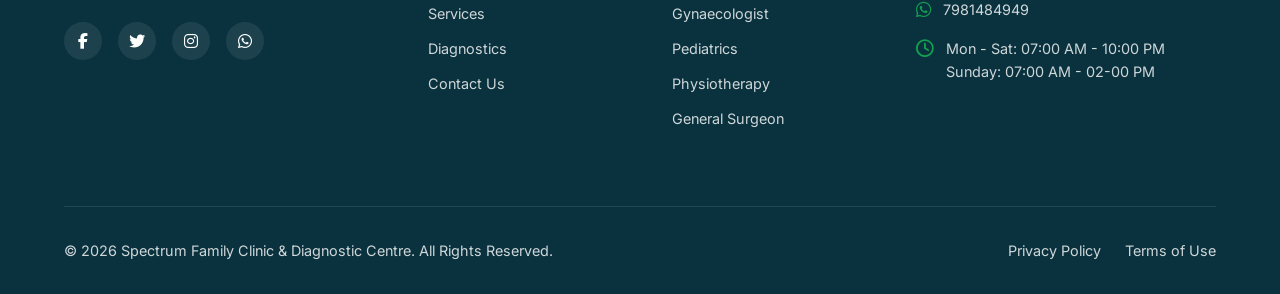
<file: appointment.html>
<!DOCTYPE html>
<html lang="en">
<head>
  <!-- Google tag (gtag.js) -->
<script async src="https://www.googletagmanager.com/gtag/js?id=G-C0M0GXNR7Z"></script>
<script>
  window.dataLayer = window.dataLayer || [];
  function gtag(){dataLayer.push(arguments);}
  gtag('js', new Date());

  gtag('config', 'G-C0M0GXNR7Z');
</script>
  <meta charset="UTF-8">
  <meta name="viewport" content="width=device-width, initial-scale=1.0">
  
  <!-- Primary Meta Tags -->
  <title>Book Appointment | Spectrum Family Clinic & Diagnostic Centre</title>
  <meta name="description" content="Book your doctor consultation, diagnostic test, or home sample collection at Spectrum Family Clinic Gudimalkapur. Simple booking redirected via WhatsApp.">
  <meta name="keywords" content="Book doctor appointment Gudimalkapur, Diagnostic booking Hyderabad, Home blood collection request">
  
  <!-- Stylesheets -->
  <link rel="stylesheet" href="css/style.css">
  <link rel="stylesheet" href="https://cdnjs.cloudflare.com/ajax/libs/font-awesome/6.4.0/css/all.min.css">
</head>
<body>

  <!-- Header -->
  <header class="header">
    <div class="container nav-container">
      <a href="index.html" class="logo-link" id="headerLogoLink">
        <img src="assets/logo.jpeg" alt="Spectrum Family Clinic Logo" class="logo-img">
        <div class="brand-text">
          Spectrum
          <span>Family Clinic & Diagnostics</span>
        </div>
      </a>
      
      <nav class="nav">
        <ul class="nav-menu" id="navMenu">
          <li><a href="index.html" class="nav-link" id="navHome">Home</a></li>
          <li><a href="about.html" class="nav-link" id="navAbout">About Us</a></li>
          <li><a href="doctors.html" class="nav-link" id="navDoctors">Doctors</a></li>
          <li><a href="services.html" class="nav-link" id="navServices">Services</a></li>
          <li><a href="diagnostics.html" class="nav-link" id="navDiagnostics">Diagnostics</a></li>
          <li><a href="contact.html" class="nav-link" id="navContact">Contact Us</a></li>
        </ul>
      </nav>

      <div class="nav-cta">
        <a href="appointment.html" class="btn btn-primary active" id="headerBookBtn">
          <i class="fa-regular fa-calendar-check"></i> Book Appointment
        </a>
      </div>

      <button class="hamburger" id="hamburgerBtn" aria-label="Toggle Navigation">
        <span></span>
        <span></span>
        <span></span>
      </button>
    </div>
  </header>

  <!-- Inner Hero Section -->
  <section class="inner-hero">
    <div class="container">
      <h1>Book Your Appointment</h1>
     
    </div>
  </section>

  <!-- Booking Tabs & Forms Container -->
  <section class="section-padding container reveal">
    <div class="booking-container reveal">
      <div class="section-header" style="margin-bottom: 2rem;">
        <h2>Select Appointment Type</h2>
        <p>Choose how you would like to receive care. Fill out the details to generate your WhatsApp booking.</p>
      </div>

      <!-- Booking Tabs -->
      <div class="booking-tabs">
        <button class="booking-tab-btn active" data-tab="doctor">
          <i class="fa-solid fa-user-doctor"></i>
          <span>Consult a Doctor</span>
        </button>
        <button class="booking-tab-btn" data-tab="test">
          <i class="fa-solid fa-vial-virus"></i>
          <span>Diagnostic Test</span>
        </button>
        <button class="booking-tab-btn" data-tab="home">
          <i class="fa-solid fa-house-chimney-medical"></i>
          <span>Home Sample Collection</span>
        </button>
      </div>

      <!-- Tab 1 Form: Consult a Doctor -->
      <div class="booking-form-box active" id="form-doctor">
        <form class="appointment-form" id="form-doctor">
          <div class="form-grid">
            <div class="form-group">
              <label for="docName">Full Name *</label>
              <input type="text" id="docName" name="name" class="form-control" placeholder="Enter patient name" required>
            </div>
            
            <div class="form-group">
              <label for="docPhone">Phone Number *</label>
              <input type="tel" id="docPhone" name="phone" class="form-control" placeholder="Enter 10-digit number" required>
            </div>

            <div class="form-group">
              <label for="docSelect">Select Doctor / Department *</label>
              <select id="docSelect" name="doctor" class="form-control">
                <option value="harish">Dr. Kotla Harish (General Physician)</option>
                <option value="ravikanth">Dr. Ravikanth (Pediatrician)</option>
                <option value="sushmitha">Dr. Sushmitha (ENT Specialist)</option>
                <option value="lohitesh">Dr. S. Lohitesh (Orthopedic Surgeon)</option>
                <option value="akhila">Dr. Akhila (Gynecologist & Obstetrician)</option>
                <option value="nagulan">Dr. S. Nagulan (General & Laparoscopic Surgeon)</option>
                <option value="general">Physiotherapy Consultation</option>
              </select>
            </div>

            <div class="form-group">
              <label for="docDate">Preferred Date *</label>
              <input type="date" id="docDate" name="date" class="form-control" required>
            </div>

            <div class="form-group form-group-full">
              <label for="docMsg">Message (Optional)</label>
              <textarea id="docMsg" name="message" class="form-control" placeholder="Describe symptoms or medical history"></textarea>
            </div>
          </div>
          <button type="submit" class="btn btn-primary"><i class="fa-brands fa-whatsapp"></i> Confirm & Book via WhatsApp</button>
        </form>
      </div>

      <!-- Tab 2 Form: Diagnostic Test -->
      <div class="booking-form-box" id="form-test">
        <form class="appointment-form" id="form-test">
          <div class="form-grid">
            <div class="form-group">
              <label for="testName">Full Name *</label>
              <input type="text" id="testName" name="name" class="form-control" placeholder="Enter patient name" required>
            </div>
            
            <div class="form-group">
              <label for="testPhone">Phone Number *</label>
              <input type="tel" id="testPhone" name="phone" class="form-control" placeholder="Enter 10-digit number" required>
            </div>

            <div class="form-group">
              <label for="testSelect">Select Individual Test *</label>
              <select id="testSelect" name="test" class="form-control">
                <option value="cbp">Complete Blood Picture (CBP / CBC) </option>
                <option value="fbs">Fasting Blood Glucose(FBS) </option>
                <option value="plbs">Post Lunch Blood Glucose(PLBS) </option>
                <option value="hba1c">HbA1c </option>
                <option value="sugar">Random Blood Sugar </option>
                <option value="lipid">Lipid Profile </option>
                <option value="thyroid">Thyroid Profile </option>
                <option value="kft">Kidney Function Test (RFT/KFT) </option>
                <option value="lft">Liver Function Test (LFT) </option>
                <option value="vitd">Vitamin D3 </option>
                <option value="vitd">Vitamin B12 </option>
                <option value="urine">Complete Urine Examination(CUE) </option>
                <option value="other">Other Diagnostic Test (Specify in Message)</option>
              </select>
            </div>

            <div class="form-group">
              <label for="testDate">Preferred Date *</label>
              <input type="date" id="testDate" name="date" class="form-control" required>
            </div>

            <div class="form-group form-group-full">
              <label for="testMsg">Message / Specific Test Details (Optional)</label>
              <textarea id="testMsg" name="message" class="form-control" placeholder="Please mention other tests or requirements here"></textarea>
            </div>
          </div>
          <button type="submit" class="btn btn-primary"><i class="fa-brands fa-whatsapp"></i> Confirm & Book via WhatsApp</button>
        </form>
      </div>

      <!-- Tab 3 Form: Home Sample Collection -->
      <div class="booking-form-box" id="form-home">
        <form class="appointment-form" id="form-home">
          <div class="form-grid">
            <div class="form-group">
              <label for="homeName">Full Name *</label>
              <input type="text" id="homeName" name="name" class="form-control" placeholder="Enter patient name" required>
            </div>
            
            <div class="form-group">
              <label for="homePhone">Phone Number *</label>
              <input type="tel" id="homePhone" name="phone" class="form-control" placeholder="Enter 10-digit number" required>
            </div>

            <div class="form-group">
              <label for="packageSelect">Select Health Profile Package *</label>
              <select id="packageSelect" name="package" class="form-control">
                <option value="diabetic">Lupikavach Diabetic - ₹310</option>
                <option value="vitamin-basic">Lupikavach Vitamin - ₹990</option>
               <option value="dahlia">Lupikavach Dahlia - ₹1,040</option>
               <option value="lily">Lupikavach Lily - ₹1,290</option>
               <option value="fever">Fever Panel - ₹1,550</option>
               <option value="daisy">Lupikavach Daisy - ₹2,290</option>
               <option value="aster-lavender">Lupikavach Aster (M) / Lavender (F) - ₹3,450</option>
               <option value="aster-plus-lavender-plus">Lupikavach Aster Plus (M) / Lavender Plus (F) - ₹6,200</option>
               <option value="other">Multiple Tests / Custom Blood Collection</option>
              </select>
            </div>

            <div class="form-group">
              <label for="homeDate">Preferred Collection Date *</label>
              <input type="date" id="homeDate" name="date" class="form-control" required>
            </div>

            <div class="form-group form-group-full">
              <label for="homeAddress">Complete Home Address *</label>
              <textarea id="homeAddress" name="message" class="form-control" placeholder="Enter complete door number, building, and landmark for phlebotomist visit" required></textarea>
            </div>
          </div>
          <button type="submit" class="btn btn-primary"><i class="fa-brands fa-whatsapp"></i> Confirm & Request Collection</button>
        </form>
      </div>
    </div>
  </section>

  <!-- Confirmation Redirect Modal -->
  <div class="modal-overlay" id="confirmationModal">
    <div class="modal-card">
      <div class="modal-icon"><i class="fa-brands fa-whatsapp"></i></div>
      <h3>Redirecting to WhatsApp</h3>
      <p>Your appointment information has been compiled. You will now be redirected to WhatsApp to confirm and send the pre-filled message directly to Spectrum Clinic front desk.</p>
      <div class="modal-actions">
        <button class="btn btn-outline" id="confirmCancel">Cancel</button>
        <button class="btn btn-secondary" id="confirmProceed">Proceed <i class="fa-solid fa-arrow-right"></i></button>
      </div>
    </div>
  </div>

  <!-- Footer -->
  <footer class="footer">
    <div class="container">
      <div class="footer-top">
        <div class="footer-brand">
          <a href="index.html" class="logo-link" style="margin-bottom: 1rem;">
            <img src="assets/logo.jpeg" alt="Spectrum Family Clinic Logo" class="logo-img" style="border: 2px solid rgba(255,255,255,0.2);">
            <div class="brand-text" style="color: #FFFFFF;">
              Spectrum
              <span style="color: rgba(255,255,255,0.6);">Family Clinic & Diagnostics</span>
            </div>
          </a>
          <p>Providing premium and compassionate family healthcare and diagnostics services under the guidance of experienced medical consultants in Gudimalkapur, Hyderabad.</p>
          <div class="social-links">
          <a href="https://www.facebook.com/share/1BTDL4vWSD/?mibextid=wwXIfr" target="_blank" rel="noopener noreferrer" class="social-icon" aria-label="Facebook"><i class="fa-brands fa-facebook-f"></i></a>
          <a href="#" class="social-icon" aria-label="Twitter"><i class="fa-brands fa-twitter"></i></a>
          <a href="https://www.instagram.com/spectrum.clinic14?igsh=MWdrMHIwYWJzZGtmZw%3D%3D&utm_source=qr" target="_blank" rel="noopener noreferrer" class="social-icon" aria-label="Instagram"><i class="fa-brands fa-instagram"></i></a>
          <a href="https://wa.me/917981484949" class="social-icon" aria-label="WhatsApp" target="_blank"><i class="fa-brands fa-whatsapp"></i></a>
        </div>
        </div>

        <div>
          <h4>Quick Links</h4>
          <ul class="footer-links">
            <li><a href="index.html">Home</a></li>
            <li><a href="about.html">About Us</a></li>
            <li><a href="doctors.html">Our Doctors</a></li>
            <li><a href="services.html">Services</a></li>
            <li><a href="diagnostics.html">Diagnostics</a></li>
            <li><a href="contact.html">Contact Us</a></li>
          </ul>
        </div>

        <div>
          <h4>Services</h4>
          <ul class="footer-links">
            <li><a href="services.html#physician">General Physician</a></li>
            <li><a href="services.html#ent">ENT </a></li>
            <li><a href="services.html#ortho">Orthopedic Surgeon</a></li>
            <li><a href="services.html#gynec">Gynaecologist</a></li>
            <li><a href="services.html#pediatrics">Pediatrics</a></li>
            <li><a href="services.html#physio">Physiotherapy</a></li>
            <li><a href="services.html#physio">General Surgeon</a></li>
          </ul>
        </div>

        <div>
          <h4>Contact Details</h4>
          <ul class="footer-contact">
            <li>
              <i class="fa-solid fa-location-dot"></i>
              <span>Opposite SBI, Gudimalkapur Road, Karwan, Hyderabad - 500006</span>
            </li>
            <li>
              <i class="fa-solid fa-phone"></i>
              <span><a href="tel:7981484949">7981484949</a></span>
            </li>
            <li>
              <i class="fa-brands fa-whatsapp"></i>
              <span><a href="https://wa.me/917981484949" target="_blank">7981484949</a></span>
            </li>
            <li>
              <i class="fa-regular fa-clock"></i>
              <span>Mon - Sat: 07:00 AM - 10:00 PM<br>Sunday: 07:00 AM - 02-00 PM</span>
            </li>
          </ul>
        </div>
      </div>

      <div class="footer-bottom">
        <p>&copy; 2026 Spectrum Family Clinic & Diagnostic Centre. All Rights Reserved.</p>
        <ul class="footer-bottom-links">
          <li><a href="#">Privacy Policy</a></li>
          <li><a href="#">Terms of Use</a></li>
        </ul>
      </div>
    </div>
  </footer>

  <!-- Sticky Bottom Mobile Bar -->
  <div class="sticky-bottom-bar">
    <a href="tel:7981484949" class="sticky-bottom-item highlight" id="mobileStickyCall">
      <i class="fa-solid fa-phone"></i>
      <span>Call Now</span>
    </a>
    <a href="https://wa.me/917981484949" class="sticky-bottom-item highlight-green" id="mobileStickyWa" target="_blank">
      <i class="fa-brands fa-whatsapp"></i>
      <span>WhatsApp</span>
    </a>
    <a href="appointment.html" class="sticky-bottom-item" id="mobileStickyBook">
      <i class="fa-regular fa-calendar-check"></i>
      <span>Book Appointment</span>
    </a>
  </div>

  <!-- Scripts -->
  <script src="js/main.js"></script>
</body>
</html>
</file>
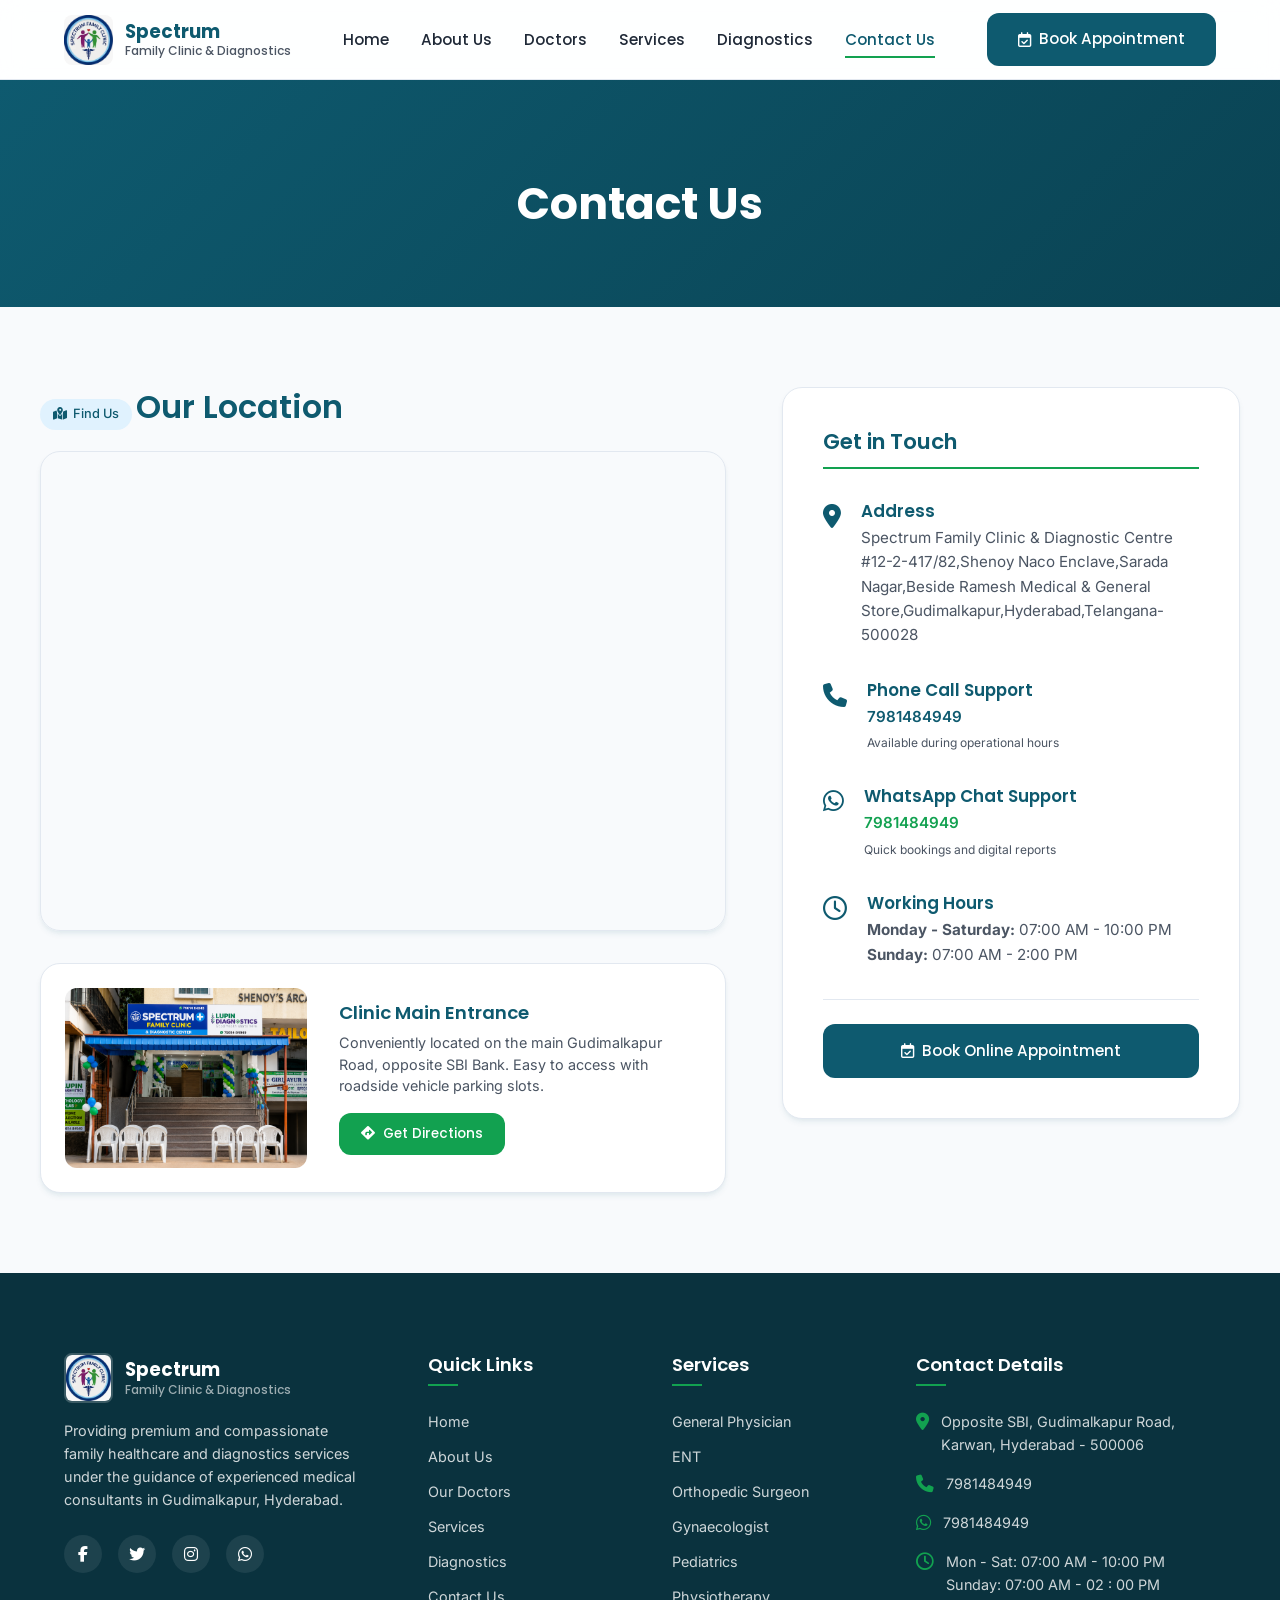
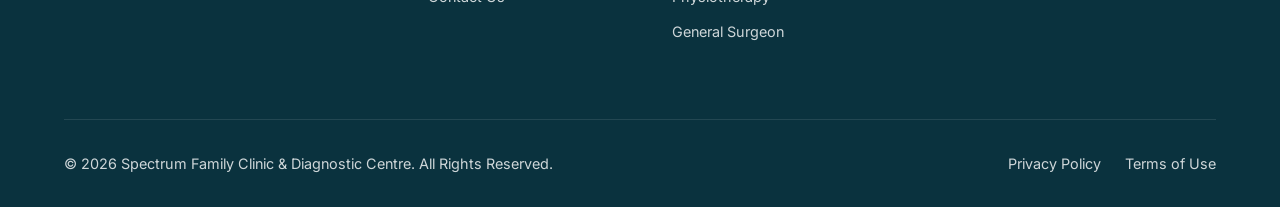
<file: contact.html>
<!DOCTYPE html>
<html lang="en">
<head>
  <!-- Google tag (gtag.js) -->
<script async src="https://www.googletagmanager.com/gtag/js?id=G-C0M0GXNR7Z"></script>
<script>
  window.dataLayer = window.dataLayer || [];
  function gtag(){dataLayer.push(arguments);}
  gtag('js', new Date());

  gtag('config', 'G-C0M0GXNR7Z');
</script>
  <meta charset="UTF-8">
  <meta name="viewport" content="width=device-width, initial-scale=1.0">
  
  <!-- Primary Meta Tags -->
  <title>Contact Us | Spectrum Family Clinic & Diagnostic Centre</title>
  <meta name="description" content="Visit Spectrum Family Clinic & Diagnostic Centre in Gudimalkapur, Hyderabad. Address, contact numbers, map embed, and hours of operation.">
  <meta name="keywords" content="Spectrum clinic address, Clinic directions Gudimalkapur, Spectrum clinic phone, Contact clinic Karwan">
  
  <!-- Stylesheets -->
  <link rel="stylesheet" href="css/style.css">
  <link rel="stylesheet" href="https://cdnjs.cloudflare.com/ajax/libs/font-awesome/6.4.0/css/all.min.css">
</head>
<body>

  <!-- Header -->
  <header class="header">
    <div class="container nav-container">
      <a href="index.html" class="logo-link" id="headerLogoLink">
        <img src="assets/logo.jpeg" alt="Spectrum Family Clinic Logo" class="logo-img">
        <div class="brand-text">
          Spectrum
          <span>Family Clinic & Diagnostics</span>
        </div>
      </a>
      
      <nav class="nav">
        <ul class="nav-menu" id="navMenu">
          <li><a href="index.html" class="nav-link" id="navHome">Home</a></li>
          <li><a href="about.html" class="nav-link" id="navAbout">About Us</a></li>
          <li><a href="doctors.html" class="nav-link" id="navDoctors">Doctors</a></li>
          <li><a href="services.html" class="nav-link" id="navServices">Services</a></li>
          <li><a href="diagnostics.html" class="nav-link" id="navDiagnostics">Diagnostics</a></li>
          <li><a href="contact.html" class="nav-link active" id="navContact">Contact Us</a></li>
        </ul>
      </nav>

      <div class="nav-cta">
        <a href="appointment.html" class="btn btn-primary" id="headerBookBtn">
          <i class="fa-regular fa-calendar-check"></i> Book Appointment
        </a>
      </div>

      <button class="hamburger" id="hamburgerBtn" aria-label="Toggle Navigation">
        <span></span>
        <span></span>
        <span></span>
      </button>
    </div>
  </header>

  <!-- Inner Hero Section -->
  <section class="inner-hero">
    <div class="container">
      <h1>Contact Us</h1>
      
    </div>
  </section>

  <!-- Contact Grid -->
  <section class="section-padding container reveal">
    <div class="contact-grid">
      <!-- Google Map Embed & Clinic Photo -->
      <div>
        <div class="badge badge-teal" style="margin-bottom: 1rem;">
          <i class="fa-solid fa-map-location-dot"></i> Find Us
        </div>
        <h2 style="margin-bottom: 1.5rem;">Our Location</h2>
        
        <div class="map-container" style="margin-bottom: 2rem;">
          <!-- Custom Google Map centering Gudimalkapur / Karwan Opposite SBI -->
          <iframe
        src="https://www.google.com/maps/embed?pb=!1m18!1m12!1m3!1d15230.488219078072!2d78.44040302086243!3d17.38191017022485!2m3!1f0!2f0!3f0!3m2!1i1024!2i768!4f13.1!3m3!1m2!1s0x3bcb97004e12acb7%3A0xeeee889fb9b043e1!2sSpectrum%20Family%20Clinic%20and%20Diagnostic%20Centre!5e0!3m2!1sen!2sin!4v1782833963169!5m2!1sen!2sin"
        width="100%"
        height="450"
        style="border:0;"
        allowfullscreen=""
        loading="lazy"
        referrerpolicy="strict-origin-when-cross-origin">
    </iframe>
        </div>

        <div style="display: grid; grid-template-columns: 1fr 1.5fr; gap: 2rem; align-items: center; background-color: #FFFFFF; padding: 1.5rem; border-radius: var(--radius-lg); box-shadow: var(--shadow-md); border: 1px solid var(--color-border);">
          <img src="assets/hospital.png" alt="Spectrum Family Clinic Exterior Photo" style="border-radius: var(--radius-md); width: 100%; height: 180px; object-fit: cover;">
          <div>
            <h3 style="font-size: 1.15rem; margin-bottom: 0.5rem; color: var(--color-primary);">Clinic Main Entrance</h3>
            <p style="font-size: 0.9rem; color: var(--color-text-light); line-height: 1.5; margin-bottom: 1rem;">Conveniently located on the main Gudimalkapur Road, opposite SBI Bank. Easy to access with roadside vehicle parking slots.</p>
            <a href="https://maps.app.goo.gl/qA9VCQGN1ViYMgFU6?g_st=aw" target="_blank" class="btn btn-secondary btn-sm" style="padding: 0.5rem 1.25rem; font-size: 0.85rem;">
              <i class="fa-solid fa-diamond-turn-right"></i> Get Directions
            </a>
          </div>
        </div>
      </div>

      <!-- Contact Details & Form link -->
      <div>
        <div class="contact-info-card">
          <h3 style="color: var(--color-primary); font-size: 1.35rem; border-bottom: 2px solid var(--color-secondary); padding-bottom: 0.75rem; margin-bottom: 1.5rem;">Get in Touch</h3>
          
          <ul class="contact-info-list">
            <li class="contact-info-item">
              <i class="fa-solid fa-location-dot"></i>
              <div>
                <h4>Address</h4>
                <p>Spectrum Family Clinic & Diagnostic Centre<br>#12-2-417/82,Shenoy Naco Enclave,Sarada Nagar,Beside Ramesh Medical & General Store,Gudimalkapur,Hyderabad,Telangana-500028</p>
              </div>
            </li>

            <li class="contact-info-item">
              <i class="fa-solid fa-phone"></i>
              <div>
                <h4>Phone Call Support</h4>
                <p><a href="tel:7981484949" style="color: var(--color-primary); font-weight: 600;">7981484949</a></p>
                <span style="font-size: 0.75rem; color: var(--color-text-light);">Available during operational hours</span>
              </div>
            </li>

            <li class="contact-info-item">
              <i class="fa-brands fa-whatsapp"></i>
              <div>
                <h4>WhatsApp Chat Support</h4>
                <p><a href="https://wa.me/917981484949" target="_blank" style="color: var(--color-secondary); font-weight: 600;">7981484949</a></p>
                <span style="font-size: 0.75rem; color: var(--color-text-light);">Quick bookings and digital reports</span>
              </div>
            </li>

            <li class="contact-info-item">
              <i class="fa-regular fa-clock"></i>
              <div>
                <h4>Working Hours</h4>
                <p><strong>Monday - Saturday:</strong> 07:00 AM - 10:00 PM<br><strong>Sunday:</strong> 07:00 AM - 2:00 PM</p>
              </div>
            </li>
          </ul>

          <div style="text-align: center; border-top: 1px solid var(--color-border); padding-top: 1.5rem; margin-top: 1rem;">
            <a href="appointment.html" class="btn btn-primary" style="width: 100%;">
              <i class="fa-regular fa-calendar-check"></i> Book Online Appointment
            </a>
          </div>
        </div>
      </div>
    </div>
  </section>

  <!-- Footer -->
  <footer class="footer">
    <div class="container">
      <div class="footer-top">
        <div class="footer-brand">
          <a href="index.html" class="logo-link" style="margin-bottom: 1rem;">
            <img src="assets/logo.jpeg" alt="Spectrum Family Clinic Logo" class="logo-img" style="border: 2px solid rgba(255,255,255,0.2);">
            <div class="brand-text" style="color: #FFFFFF;">
              Spectrum
              <span style="color: rgba(255,255,255,0.6);">Family Clinic & Diagnostics</span>
            </div>
          </a>
          <p>Providing premium and compassionate family healthcare and diagnostics services under the guidance of experienced medical consultants in Gudimalkapur, Hyderabad.</p>
         <div class="social-links">
          <a href="https://www.facebook.com/share/1BTDL4vWSD/?mibextid=wwXIfr" target="_blank" rel="noopener noreferrer" class="social-icon" aria-label="Facebook"><i class="fa-brands fa-facebook-f"></i></a>
          <a href="#" class="social-icon" aria-label="Twitter"><i class="fa-brands fa-twitter"></i></a>
          <a href="https://www.instagram.com/spectrum.clinic14?igsh=MWdrMHIwYWJzZGtmZw%3D%3D&utm_source=qr" target="_blank" rel="noopener noreferrer" class="social-icon" aria-label="Instagram"><i class="fa-brands fa-instagram"></i></a>
          <a href="https://wa.me/917981484949" class="social-icon" aria-label="WhatsApp" target="_blank"><i class="fa-brands fa-whatsapp"></i></a>
        </div>
        </div>

        <div>
          <h4>Quick Links</h4>
          <ul class="footer-links">
            <li><a href="index.html">Home</a></li>
            <li><a href="about.html">About Us</a></li>
            <li><a href="doctors.html">Our Doctors</a></li>
            <li><a href="services.html">Services</a></li>
            <li><a href="diagnostics.html">Diagnostics</a></li>
            <li><a href="contact.html">Contact Us</a></li>
          </ul>
        </div>

        <div>
          <h4>Services</h4>
          <ul class="footer-links">
            <li><a href="services.html#physician">General Physician</a></li>
            <li><a href="services.html#ent">ENT </a></li>
            <li><a href="services.html#ortho">Orthopedic Surgeon</a></li>
            <li><a href="services.html#gynec">Gynaecologist</a></li>
            <li><a href="services.html#pediatrics">Pediatrics</a></li>
            <li><a href="services.html#physio">Physiotherapy</a></li>
            <li><a href="services.html#physio">General Surgeon</a></li>
          </ul>
        </div>

        <div>
          <h4>Contact Details</h4>
          <ul class="footer-contact">
            <li>
              <i class="fa-solid fa-location-dot"></i>
              <span>Opposite SBI, Gudimalkapur Road, Karwan, Hyderabad - 500006</span>
            </li>
            <li>
              <i class="fa-solid fa-phone"></i>
              <span><a href="tel:7981484949">7981484949</a></span>
            </li>
            <li>
              <i class="fa-brands fa-whatsapp"></i>
              <span><a href="https://wa.me/917981484949" target="_blank">7981484949</a></span>
            </li>
            <li>
              <i class="fa-regular fa-clock"></i>
              <span>Mon - Sat: 07:00 AM - 10:00 PM<br>Sunday: 07:00 AM - 02 : 00 PM</span>
            </li>
          </ul>
        </div>
      </div>

      <div class="footer-bottom">
        <p>&copy; 2026 Spectrum Family Clinic & Diagnostic Centre. All Rights Reserved.</p>
        <ul class="footer-bottom-links">
          <li><a href="#">Privacy Policy</a></li>
          <li><a href="#">Terms of Use</a></li>
        </ul>
      </div>
    </div>
  </footer>

  <!-- Sticky Bottom Mobile Bar -->
  <div class="sticky-bottom-bar">
    <a href="tel:7981484949" class="sticky-bottom-item highlight" id="mobileStickyCall">
      <i class="fa-solid fa-phone"></i>
      <span>Call Now</span>
    </a>
    <a href="https://wa.me/917981484949" class="sticky-bottom-item highlight-green" id="mobileStickyWa" target="_blank">
      <i class="fa-brands fa-whatsapp"></i>
      <span>WhatsApp</span>
    </a>
    <a href="appointment.html" class="sticky-bottom-item" id="mobileStickyBook">
      <i class="fa-regular fa-calendar-check"></i>
      <span>Book Appointment</span>
    </a>
  </div>

  <!-- Scripts -->
  <script src="js/main.js"></script>
</body>
</html>
</file>
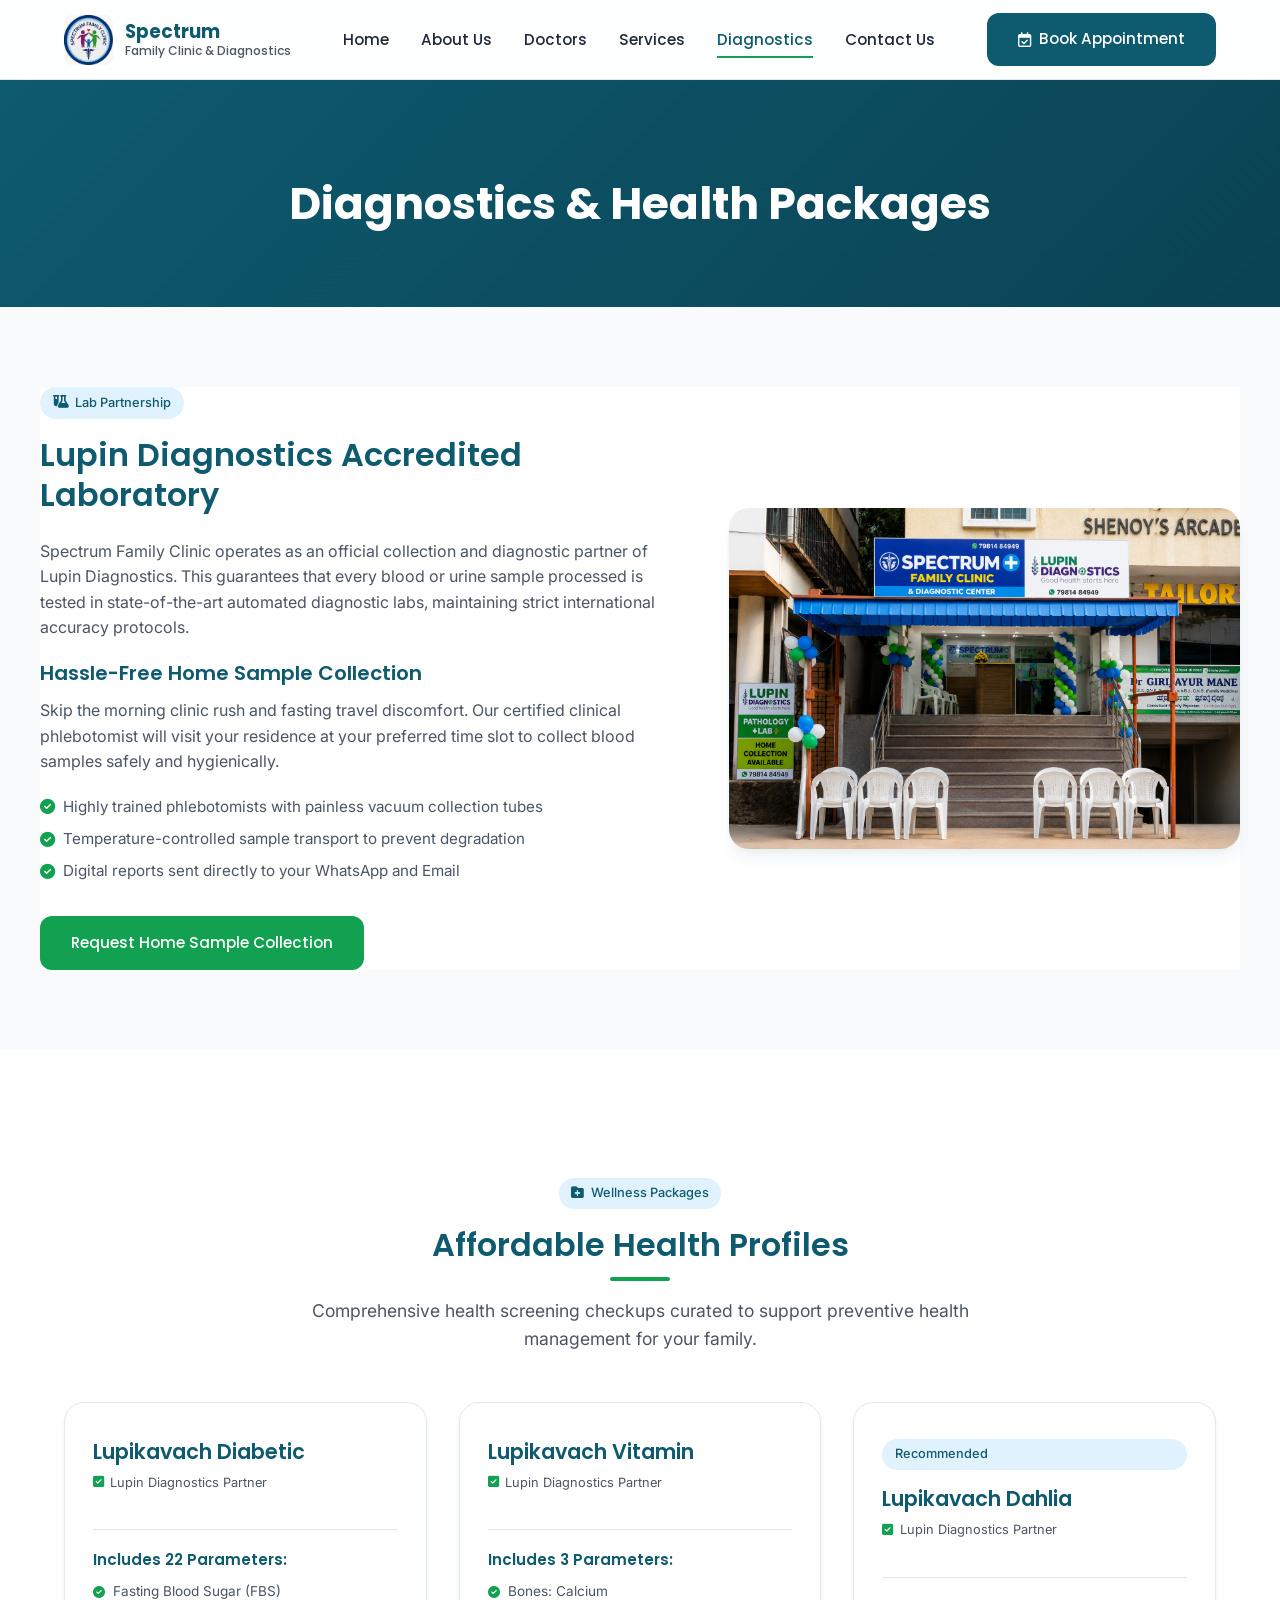
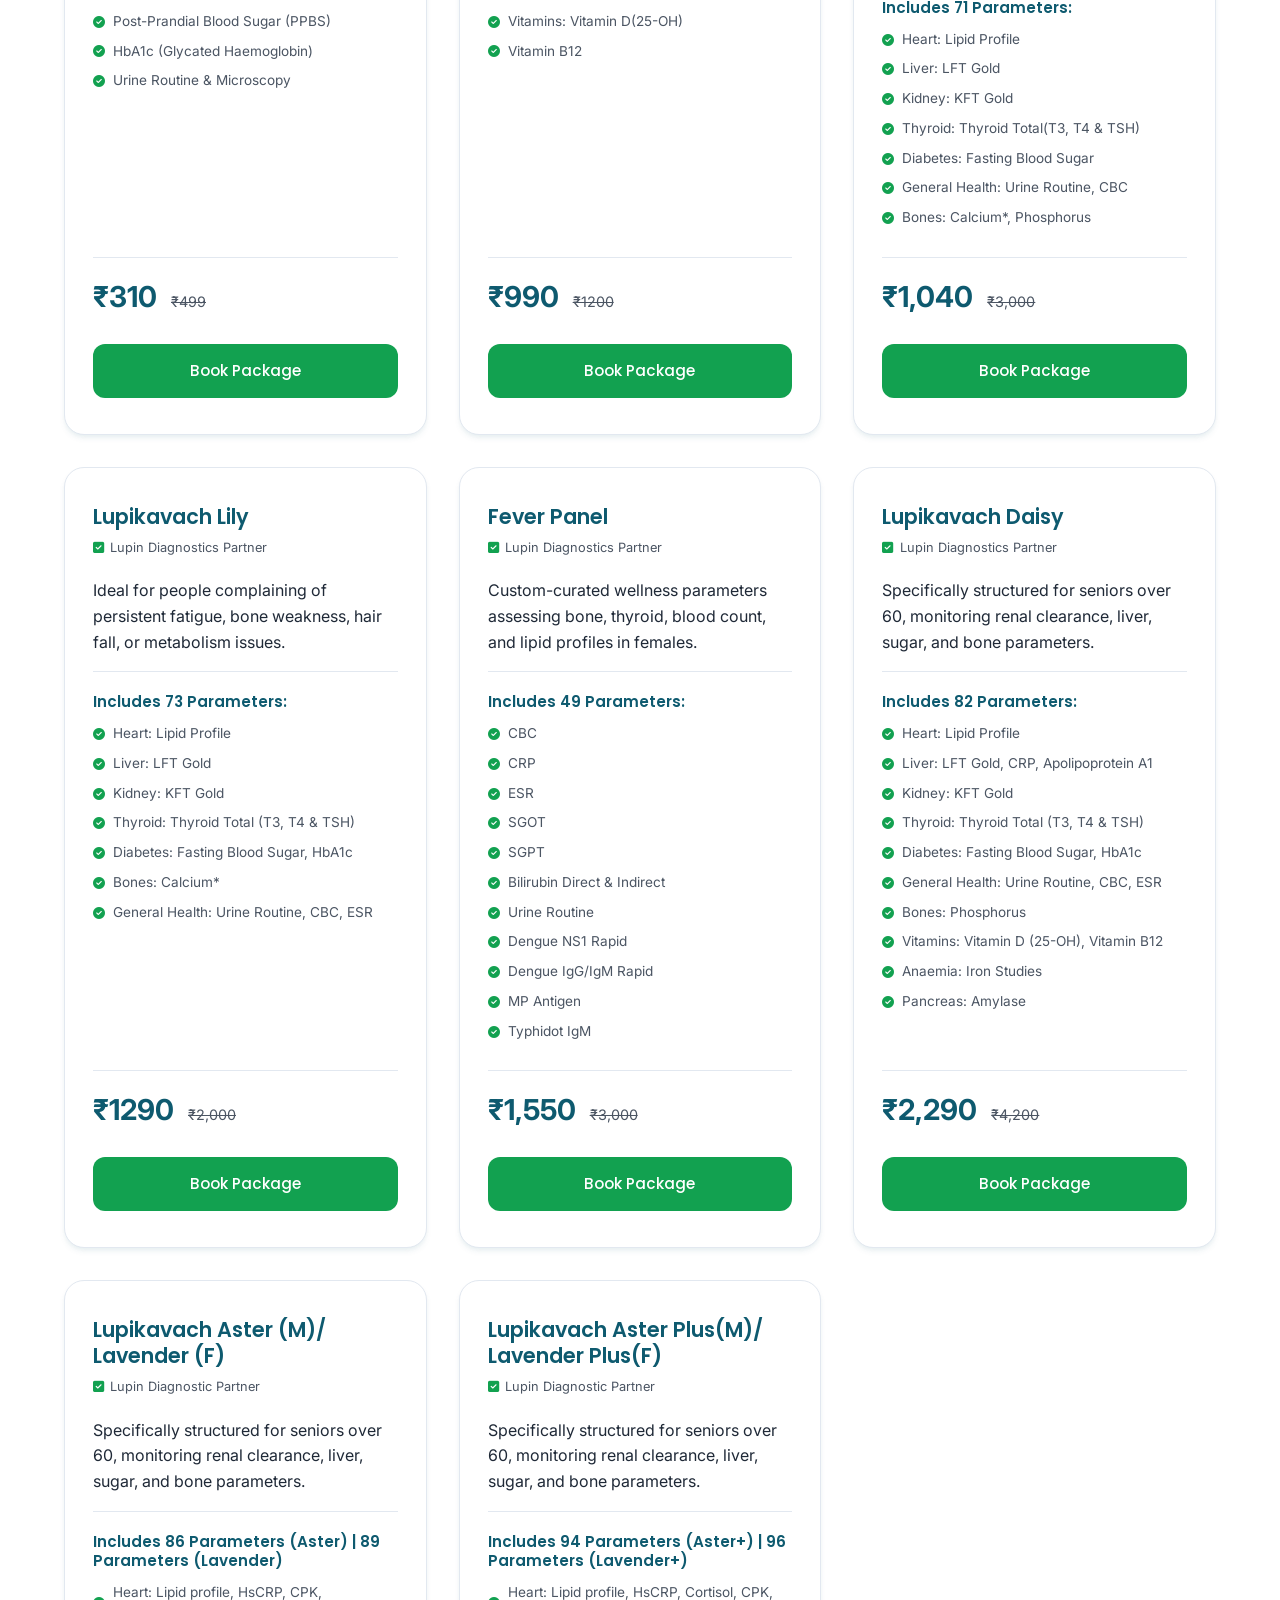
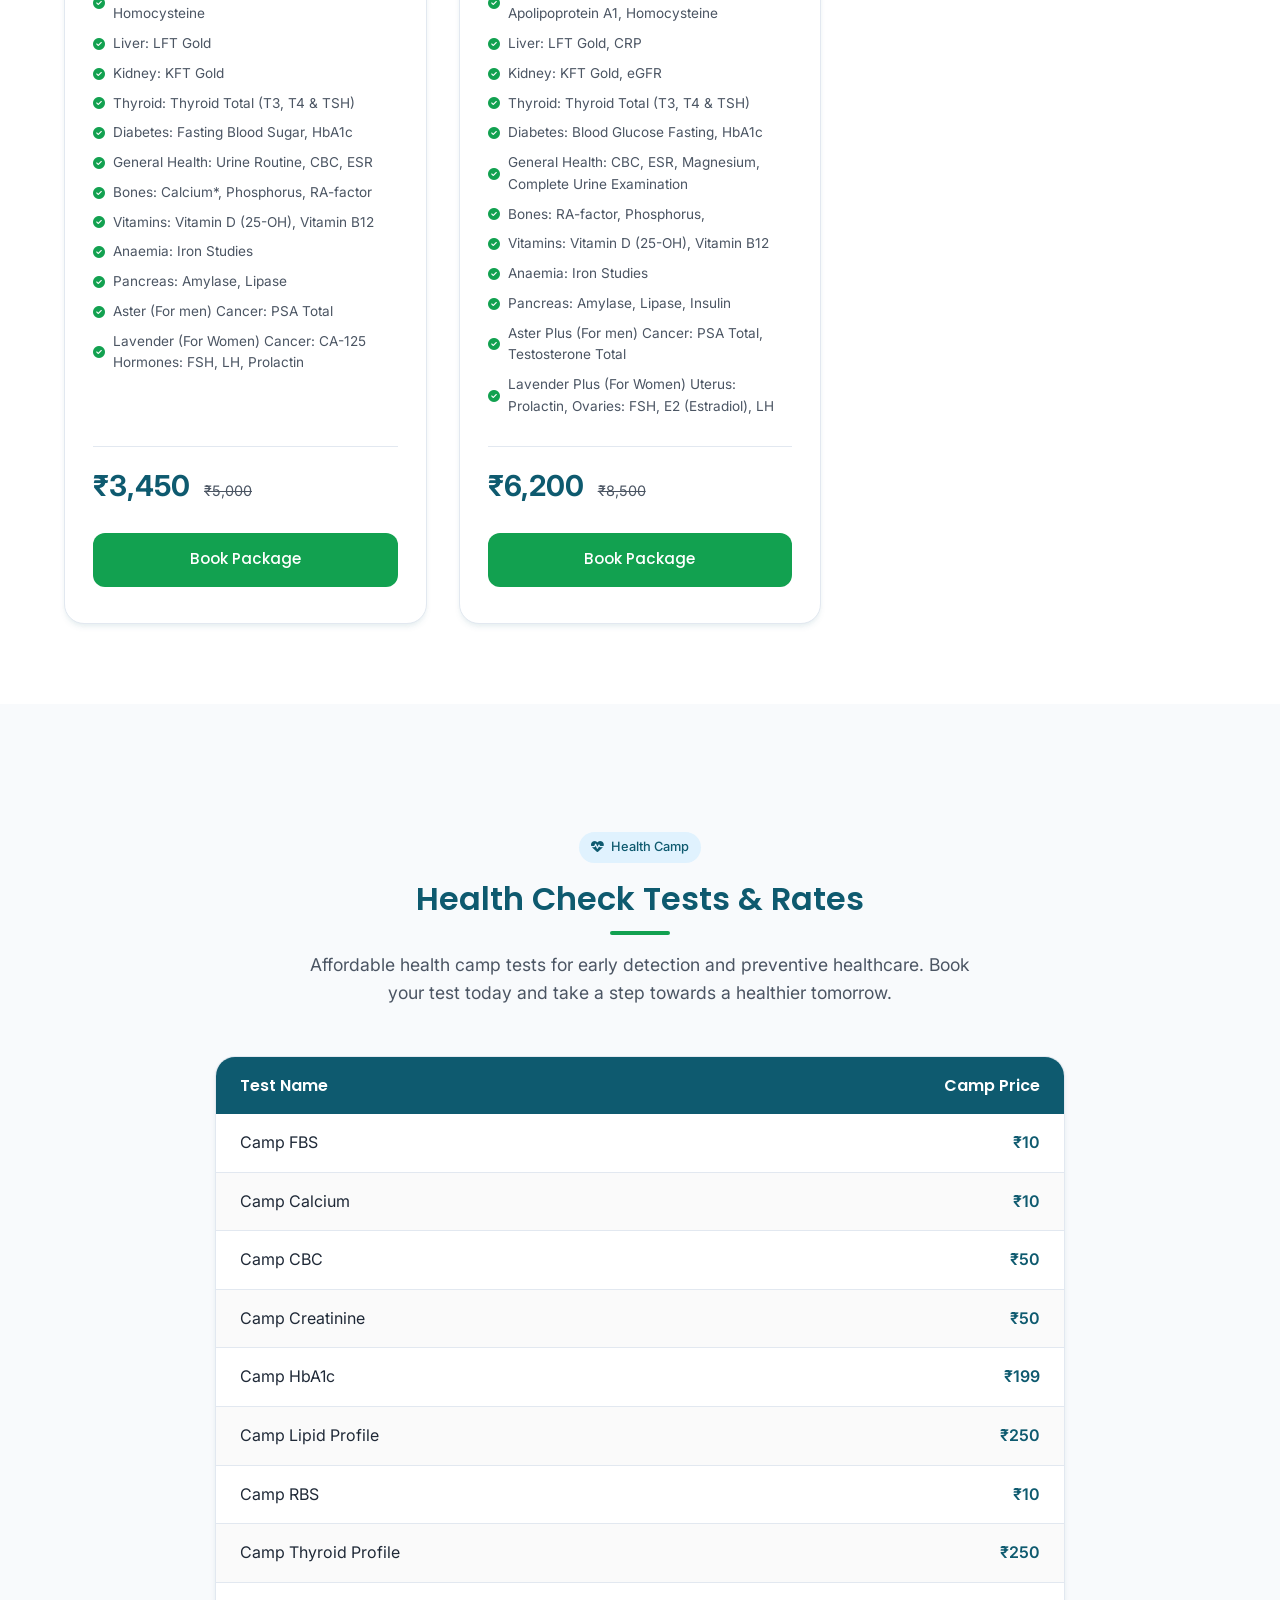
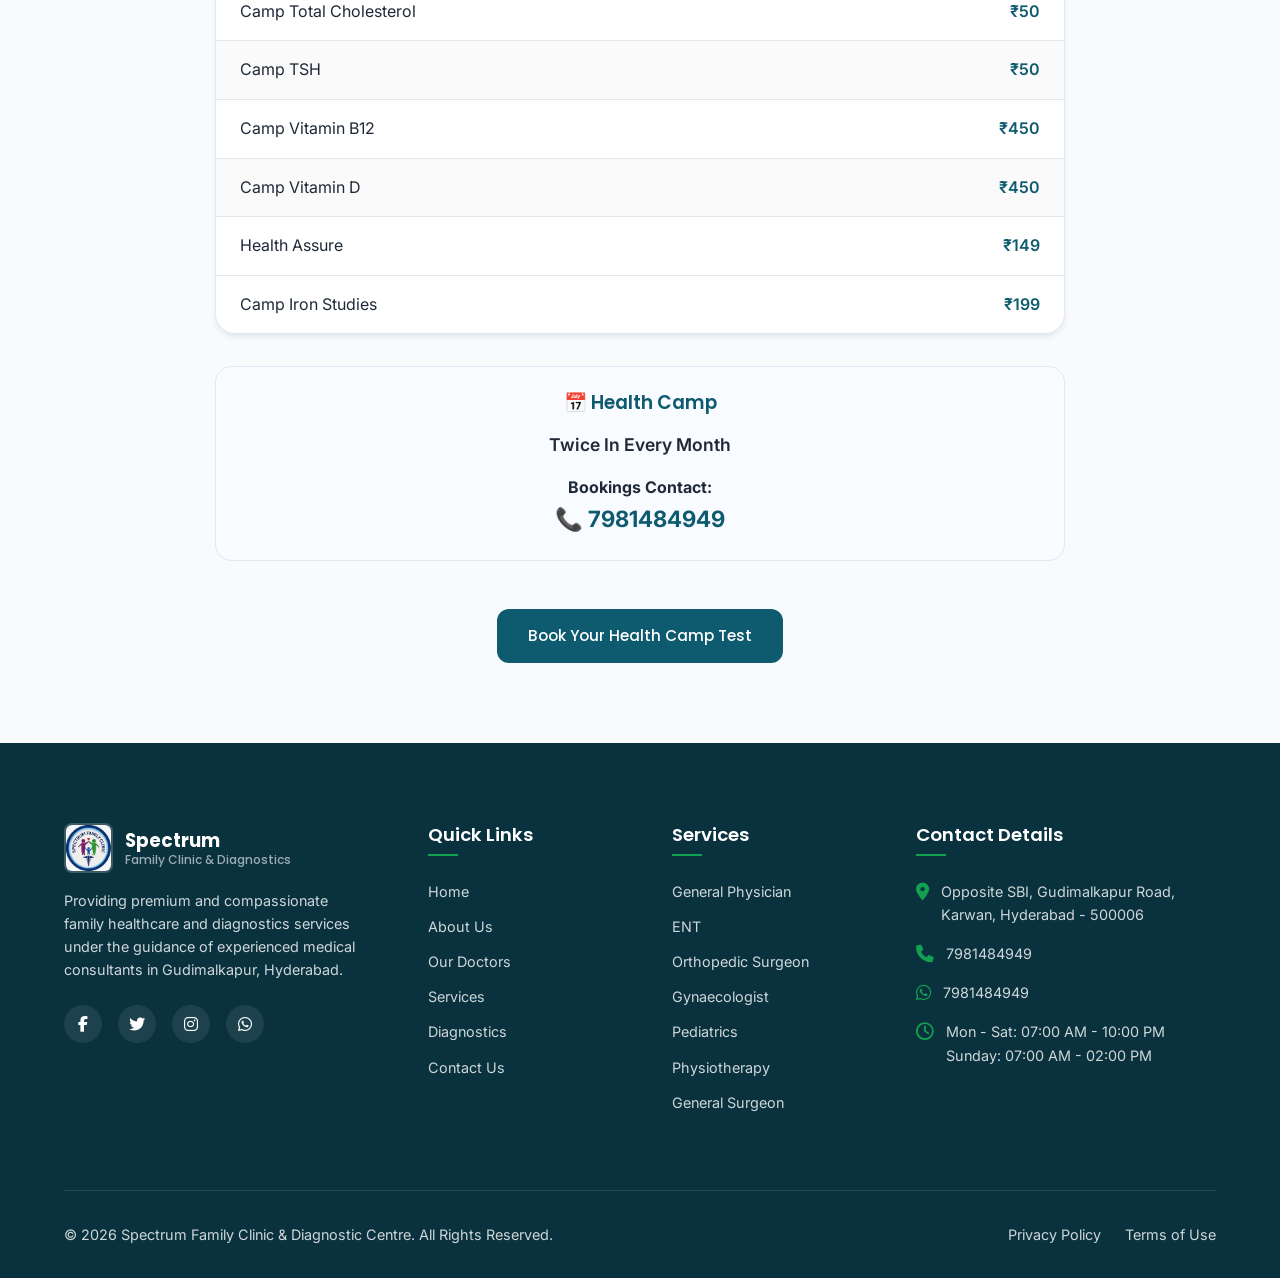
<file: diagnostics.html>
<!DOCTYPE html>
<html lang="en">
<head>
  <!-- Google tag (gtag.js) -->
<script async src="https://www.googletagmanager.com/gtag/js?id=G-C0M0GXNR7Z"></script>
<script>
  window.dataLayer = window.dataLayer || [];
  function gtag(){dataLayer.push(arguments);}
  gtag('js', new Date());

  gtag('config', 'G-C0M0GXNR7Z');
</script>
  <meta charset="UTF-8">
  <meta name="viewport" content="width=device-width, initial-scale=1.0">
  
  <!-- Primary Meta Tags -->
  <title>Diagnostics & Health Packages | Spectrum Family Clinic</title>
  <meta name="description" content="Official Lupin Diagnostics partner in Gudimalkapur, Hyderabad. Book home blood sample collections, diabetes checks, thyroid profiles, and full body health screenings.">
  <meta name="keywords" content="Diagnostic lab Gudimalkapur, Lupin Diagnostics Hyderabad, Blood tests home collection, Full body checkup Hyderabad, Diabetes profile test">
  
  <!-- Stylesheets -->
  <link rel="stylesheet" href="css/style.css">
  <link rel="stylesheet" href="https://cdnjs.cloudflare.com/ajax/libs/font-awesome/6.4.0/css/all.min.css">
</head>
<body>

  <!-- Header -->
  <header class="header">
    <div class="container nav-container">
      <a href="index.html" class="logo-link" id="headerLogoLink">
        <img src="assets/logo.jpeg" alt="Spectrum Family Clinic Logo" class="logo-img">
        <div class="brand-text">
          Spectrum
          <span>Family Clinic & Diagnostics</span>
        </div>
      </a>
      
      <nav class="nav">
        <ul class="nav-menu" id="navMenu">
          <li><a href="index.html" class="nav-link" id="navHome">Home</a></li>
          <li><a href="about.html" class="nav-link" id="navAbout">About Us</a></li>
          <li><a href="doctors.html" class="nav-link" id="navDoctors">Doctors</a></li>
          <li><a href="services.html" class="nav-link" id="navServices">Services</a></li>
          <li><a href="diagnostics.html" class="nav-link active" id="navDiagnostics">Diagnostics</a></li>
          <li><a href="contact.html" class="nav-link" id="navContact">Contact Us</a></li>
        </ul>
      </nav>

      <div class="nav-cta">
        <a href="appointment.html" class="btn btn-primary" id="headerBookBtn">
          <i class="fa-regular fa-calendar-check"></i> Book Appointment
        </a>
      </div>

      <button class="hamburger" id="hamburgerBtn" aria-label="Toggle Navigation">
        <span></span>
        <span></span>
        <span></span>
      </button>
    </div>
  </header>

  <!-- Inner Hero Section -->
  <section class="inner-hero">
    <div class="container">
      <h1>Diagnostics & Health Packages</h1>
      
    </div>
  </section>

  <!-- Partnership & Home Collection Section -->
  <section class="section-padding container reveal">
    <div class="story-grid">
      <div>
        <div class="badge badge-teal" style="margin-bottom: 1rem;">
          <i class="fa-solid fa-flask-vial"></i> Lab Partnership
        </div>
        <h2 style="margin-bottom: 1.5rem;">Lupin Diagnostics Accredited Laboratory</h2>
        <p style="margin-bottom: 1.25rem; color: var(--color-text-light);">Spectrum Family Clinic operates as an official collection and diagnostic partner of Lupin Diagnostics. This guarantees that every blood or urine sample processed is tested in state-of-the-art automated diagnostic labs, maintaining strict international accuracy protocols.</p>
        
        <h3 style="font-size: 1.25rem; color: var(--color-primary); margin-bottom: 0.75rem;">Hassle-Free Home Sample Collection</h3>
        <p style="margin-bottom: 1.25rem; color: var(--color-text-light);">Skip the morning clinic rush and fasting travel discomfort. Our certified clinical phlebotomist will visit your residence at your preferred time slot to collect blood samples safely and hygienically.</p>
        
        <ul style="list-style: none; margin-bottom: 2rem;">
          <li style="margin-bottom: 0.5rem; display: flex; align-items: center; gap: 0.5rem; font-size: 0.95rem; color: var(--color-text-light);"><i class="fa-solid fa-circle-check" style="color: var(--color-secondary);"></i> Highly trained phlebotomists with painless vacuum collection tubes</li>
          <li style="margin-bottom: 0.5rem; display: flex; align-items: center; gap: 0.5rem; font-size: 0.95rem; color: var(--color-text-light);"><i class="fa-solid fa-circle-check" style="color: var(--color-secondary);"></i> Temperature-controlled sample transport to prevent degradation</li>
          <li style="margin-bottom: 0.5rem; display: flex; align-items: center; gap: 0.5rem; font-size: 0.95rem; color: var(--color-text-light);"><i class="fa-solid fa-circle-check" style="color: var(--color-secondary);"></i> Digital reports sent directly to your WhatsApp and Email</li>
        </ul>
        
        <a href="appointment.html?tab=home" class="btn btn-secondary">Request Home Sample Collection</a>
      </div>
      <div>
        <!-- Using Client Poster/Flyer (poster.jpeg) to demonstrate the package and doctor details -->
        <img src="assets/hospital.png" alt="Spectrum Clinic Diagnostics and Health Packages Flyer" style="border-radius: var(--radius-lg); box-shadow: var(--shadow-lg); width: 100%; height: auto; object-fit: contain;">
      </div>
    </div>
  </section>

  <!-- Health Packages Grid -->
  <section class="section-padding bg-white reveal">
    <div class="container">
      <div class="section-header">
        <div class="badge badge-teal" style="margin-bottom: 1rem;">
          <i class="fa-solid fa-folder-plus"></i> Wellness Packages
        </div>
        <h2>Affordable Health Profiles</h2>
        <p>Comprehensive health screening checkups curated to support preventive health management for your family.</p>
      </div>

      <div class="package-grid">
        <!-- Package 1: Lupikavach Diabetic Screen -->
        <div class="package-card">
          <h3>Lupikavach Diabetic</h3>
          <div class="package-partner"><i class="fa-solid fa-square-check"></i> Lupin Diagnostics Partner</div>
          <div class="package-includes">
            <h4>Includes 22 Parameters:</h4>
            <ul>
              <li><i class="fa-solid fa-circle-check"></i> Fasting Blood Sugar (FBS)</li>
              <li><i class="fa-solid fa-circle-check"></i> Post-Prandial Blood Sugar (PPBS)</li>
              <li><i class="fa-solid fa-circle-check"></i> HbA1c (Glycated Haemoglobin)</li>
              <li><i class="fa-solid fa-circle-check"></i> Urine Routine & Microscopy</li>
            </ul>
          </div>
          <div class="package-pricing">
            <div class="package-price">₹310 <span>₹499</span></div>
          </div>
          <a href="appointment.html?test=diabetes" class="btn btn-secondary">Book Package</a>
        </div>

        <!-- Package 2: Lupikavach Vitamin -->
        <div class="package-card">
          <h3> Lupikavach Vitamin</h3>
          <div class="package-partner"><i class="fa-solid fa-square-check"></i> Lupin Diagnostics Partner</div>
          <div class="package-includes">
            <h4>Includes 3 Parameters:</h4>
            <ul>
              <li><i class="fa-solid fa-circle-check"></i> Bones: Calcium</li>
              <li><i class="fa-solid fa-circle-check"></i> Vitamins: Vitamin D(25-OH)</li>
              <li><i class="fa-solid fa-circle-check"></i> Vitamin B12</li>
            </ul>
          </div>
          <div class="package-pricing">
            <div class="package-price">₹990 <span>₹1200</span></div>
          </div>
          <a href="appointment.html?test=thyroid" class="btn btn-secondary">Book Package</a>
        </div>

        <!-- Package 3: Lupikavach Dahlia -->
        <div class="package-card">
          <span class="badge badge-teal package-badge">Recommended</span>
          <h3>Lupikavach Dahlia</h3>
          <div class="package-partner"><i class="fa-solid fa-square-check"></i> Lupin Diagnostics Partner</div>
          <div class="package-includes">
            <h4>Includes 71 Parameters:</h4>
            <ul>
              <li><i class="fa-solid fa-circle-check"></i>Heart: Lipid Profile</li>
              <li><i class="fa-solid fa-circle-check"></i> Liver: LFT Gold</li>
              <li><i class="fa-solid fa-circle-check"></i> Kidney: KFT Gold</li>
              <li><i class="fa-solid fa-circle-check"></i> Thyroid: Thyroid Total(T3, T4 & TSH) </li>
              <li><i class="fa-solid fa-circle-check"></i> Diabetes: Fasting Blood Sugar</li>
              <li><i class="fa-solid fa-circle-check"></i> General Health: Urine Routine, CBC</li>
              <li><i class="fa-solid fa-circle-check"></i> Bones: Calcium*, Phosphorus</li>
            </ul>
          </div>
          <div class="package-pricing">
            <div class="package-price">₹1,040 <span>₹3,000</span></div>
          </div>
          <a href="appointment.html?test=complete" class="btn btn-secondary">Book Package</a>
        </div>

        <!-- Package 4: Lupikavach Lily -->
        <div class="package-card">
          <h3>Lupikavach Lily</h3>
          <div class="package-partner"><i class="fa-solid fa-square-check"></i> Lupin Diagnostics Partner</div>
          <p>Ideal for people complaining of persistent fatigue, bone weakness, hair fall, or metabolism issues.</p>
          <div class="package-includes">
            <h4>Includes 73 Parameters:</h4>
            <ul>
              <li><i class="fa-solid fa-circle-check"></i> Heart: Lipid Profile</li>
              <li><i class="fa-solid fa-circle-check"></i> Liver: LFT Gold</li>
              <li><i class="fa-solid fa-circle-check"></i> Kidney: KFT Gold</li>
              <li><i class="fa-solid fa-circle-check"></i> Thyroid: Thyroid Total (T3, T4 & TSH)</li>
              <li><i class="fa-solid fa-circle-check"></i> Diabetes: Fasting Blood Sugar, HbA1c</Li>
              <li><i class="fa-solid fa-circle-check"></i> Bones: Calcium*</li>
              <li><i class="fa-solid fa-circle-check"></i> General Health: Urine Routine, CBC, ESR</li>
            </ul>
          </div>
          <div class="package-pricing">
            <div class="package-price">₹1290 <span>₹2,000</span></div>
          </div>
          <a href="appointment.html?test=vitamin" class="btn btn-secondary">Book Package</a>
        </div>

        <!-- Package 5: Fever Panel -->
        <div class="package-card">
          <h3>Fever Panel</h3>
          <div class="package-partner"><i class="fa-solid fa-square-check"></i> Lupin Diagnostics Partner</div>
          <p>Custom-curated wellness parameters assessing bone, thyroid, blood count, and lipid profiles in females.</p>
          <div class="package-includes">
            <h4>Includes 49 Parameters:</h4>
            <ul>
              <li><i class="fa-solid fa-circle-check"></i> CBC</li>
              <li><i class="fa-solid fa-circle-check"></i> CRP</li>
              <li><i class="fa-solid fa-circle-check"></i> ESR</li>
              <li><i class="fa-solid fa-circle-check"></i> SGOT</li>
              <li><i class="fa-solid fa-circle-check"></i> SGPT</li>
              <li><i class="fa-solid fa-circle-check"></i> Bilirubin Direct & Indirect</li>
              <li><i class="fa-solid fa-circle-check"></i> Urine Routine</li>
              <li><i class="fa-solid fa-circle-check"></i> Dengue NS1 Rapid</li>
              <li><i class="fa-solid fa-circle-check"></i> Dengue IgG/IgM Rapid</li>
              <li><i class="fa-solid fa-circle-check"></i> MP Antigen</li>
              <li><i class="fa-solid fa-circle-check"></i> Typhidot IgM</li>
            </ul>
          </div>
          <div class="package-pricing">
            <div class="package-price">₹1,550 <span>₹3,000</span></div>
          </div>
          <a href="appointment.html?test=womens" class="btn btn-secondary">Book Package</a>
        </div>

        <!-- Package 6: Lupikavach Daisy -->
        <div class="package-card">
          <h3>Lupikavach Daisy</h3>
          <div class="package-partner"><i class="fa-solid fa-square-check"></i> Lupin Diagnostics Partner</div>
          <p>Specifically structured for seniors over 60, monitoring renal clearance, liver, sugar, and bone parameters.</p>
          <div class="package-includes">
            <h4>Includes 82 Parameters:</h4>
            <ul>
              <li><i class="fa-solid fa-circle-check"></i> Heart: Lipid Profile</li>
              <li><i class="fa-solid fa-circle-check"></i> Liver: LFT Gold, CRP, Apolipoprotein A1</li>
              <li><i class="fa-solid fa-circle-check"></i> Kidney: KFT Gold</li>
              <li><i class="fa-solid fa-circle-check"></i> Thyroid: Thyroid Total (T3, T4 & TSH)</li>
              <li><i class="fa-solid fa-circle-check"></i> Diabetes: Fasting Blood Sugar, HbA1c</li>
              <li><i class="fa-solid fa-circle-check"></i> General Health: Urine Routine, CBC, ESR</li>
              <li><i class="fa-solid fa-circle-check"></i> Bones: Phosphorus</li>
              <li><i class="fa-solid fa-circle-check"></i> Vitamins: Vitamin D (25-OH), Vitamin B12</li>
              <li><i class="fa-solid fa-circle-check"></i> Anaemia: Iron Studies</li>
              <li><i class="fa-solid fa-circle-check"></i> Pancreas: Amylase</li>
            </ul>
          </div>
          <div class="package-pricing">
            <div class="package-price">₹2,290 <span>₹4,200</span></div>
          </div>
          <a href="appointment.html?test=senior" class="btn btn-secondary">Book Package</a>
        </div>

        <!--Package 7: Lupikavach Aster (M)/ Lavender (F)-->
        <div class="package-card">
         <h3>Lupikavach Aster (M)/ Lavender (F)</h3>
         <div class="package-partner"><i class="fa-solid fa-square-check"></i> Lupin Diagnostic Partner</div>
         <p>Specifically structured for seniors over 60, monitoring renal clearance, liver, sugar, and bone parameters.</p>
         <div class="package-includes">
          <h4>Includes 86 Parameters (Aster) | 89 Parameters (Lavender)</h4>
          <ul>
           <li><i class="fa-solid fa-circle-check"></i> Heart: Lipid profile, HsCRP, CPK, Homocysteine</li>
           <li><i class="fa-solid fa-circle-check"></i> Liver: LFT Gold</li>
           <li><i class="fa-solid fa-circle-check"></i> Kidney: KFT Gold</li>
           <li><i class="fa-solid fa-circle-check"></i> Thyroid: Thyroid Total (T3, T4 & TSH)</li>
           <li><i class="fa-solid fa-circle-check"></i> Diabetes: Fasting Blood Sugar, HbA1c</li>
           <li><i class="fa-solid fa-circle-check"></i> General Health: Urine Routine, CBC, ESR</li>
           <li><i class="fa-solid fa-circle-check"></i> Bones: Calcium*, Phosphorus, RA-factor</li>
           <li><i class="fa-solid fa-circle-check"></i> Vitamins: Vitamin D (25-OH), Vitamin B12</li>
           <li><i class="fa-solid fa-circle-check"></i> Anaemia: Iron Studies</li>
           <li><i class="fa-solid fa-circle-check"></i> Pancreas: Amylase, Lipase</li>
           <li><i class="fa-solid fa-circle-check"></i>Aster (For men) Cancer: PSA Total</li>
           <li><i class="fa-solid fa-circle-check"></i>Lavender (For Women) Cancer: CA-125 Hormones: FSH, LH, Prolactin</li>
        </ul>
      </div>
      <div class="package-pricing">
        <div class="package-price">₹3,450 <span>₹5,000</span></div>
      </div>
      <a href="appointment.html?test=senior" class="btn btn-secondary">Book Package</a>
      </div>

       <!--Package 8:Lupikavach Aster Plus(M)/ Lavender Plus(F)-->
       <div class="package-card">
        <h3>Lupikavach Aster Plus(M)/ Lavender Plus(F)</h3>
        <div class="package-partner"><i class="fa-solid fa-square-check"></i>Lupin Diagnostic Partner</div>
        <p>Specifically structured for seniors over 60, monitoring renal clearance, liver, sugar, and bone parameters.</p>
        <div class="package-includes">
         <h4>Includes 94 Parameters (Aster+) | 96 Parameters (Lavender+)</h4>
         <ul>
          <li><i class="fa-solid fa-circle-check"></i> Heart: Lipid profile, HsCRP, Cortisol, CPK, Apolipoprotein A1, Homocysteine</li>
          <li><i class="fa-solid fa-circle-check"></i> Liver: LFT Gold, CRP</li>
          <li><i class="fa-solid fa-circle-check"></i> Kidney: KFT Gold, eGFR</li>
          <li><i class="fa-solid fa-circle-check"></i> Thyroid: Thyroid Total (T3, T4 & TSH)</li>
          <li><i class="fa-solid fa-circle-check"></i> Diabetes: Blood Glucose Fasting, HbA1c</li>
          <li><i class="fa-solid fa-circle-check"></i> General Health: CBC, ESR, Magnesium, Complete Urine Examination</li>
          <li><i class="fa-solid fa-circle-check"></i> Bones: RA-factor, Phosphorus,</li>
          <li><i class="fa-solid fa-circle-check"></i> Vitamins: Vitamin D (25-OH), Vitamin B12</li>
          <li><i class="fa-solid fa-circle-check"></i> Anaemia: Iron Studies</li>
          <li><i class="fa-solid fa-circle-check"></i> Pancreas: Amylase, Lipase, Insulin</li>
          <li><i class="fa-solid fa-circle-check"></i>Aster Plus (For men) Cancer: PSA Total, Testosterone Total</li>
          <li><i class="fa-solid fa-circle-check"></i>Lavender Plus (For Women) Uterus: Prolactin, Ovaries: FSH, E2 (Estradiol), LH</li>
      </ul>
    </div>
    <div class="package-pricing">
      <div class="package-price">₹6,200 <span>₹8,500</span></div>
    </div>
    <a href="appointment.html?test=senior" class="btn btn-secondary">Book Package</a>
    </div>
  </section>

  <!-- Health Camp Tests & Rates -->
<section class="section-padding container reveal">
  <div class="section-header">
    <div class="badge badge-teal" style="margin-bottom: 1rem;">
      <i class="fa-solid fa-heart-pulse"></i> Health Camp
    </div>

    <h2>Health Check Tests & Rates</h2>

    <p>
      Affordable health camp tests for early detection and preventive healthcare.
      Book your test today and take a step towards a healthier tomorrow.
    </p>
  </div>

  <div style="background:#fff;border-radius:var(--radius-lg);box-shadow:var(--shadow-md);border:1px solid var(--color-border);overflow:hidden;max-width:850px;margin:0 auto;">

    <div style="display:flex;background:var(--color-primary);color:#fff;font-weight:600;padding:1rem 1.5rem;font-family:var(--font-headings);">
      <div style="flex:2;">Test Name</div>
      <div style="flex:1;text-align:right;">Camp Price</div>
    </div>

    <div style="display:flex;padding:1rem 1.5rem;border-bottom:1px solid var(--color-border);">
      <div style="flex:2;">Camp FBS</div>
      <div style="flex:1;text-align:right;color:var(--color-primary);font-weight:600;">₹10</div>
    </div>

    <div style="display:flex;padding:1rem 1.5rem;border-bottom:1px solid var(--color-border);background:#fafafa;">
      <div style="flex:2;">Camp Calcium</div>
      <div style="flex:1;text-align:right;color:var(--color-primary);font-weight:600;">₹10</div>
    </div>

    <div style="display:flex;padding:1rem 1.5rem;border-bottom:1px solid var(--color-border);">
      <div style="flex:2;">Camp CBC</div>
      <div style="flex:1;text-align:right;color:var(--color-primary);font-weight:600;">₹50</div>
    </div>

    <div style="display:flex;padding:1rem 1.5rem;border-bottom:1px solid var(--color-border);background:#fafafa;">
      <div style="flex:2;">Camp Creatinine</div>
      <div style="flex:1;text-align:right;color:var(--color-primary);font-weight:600;">₹50</div>
    </div>

    <div style="display:flex;padding:1rem 1.5rem;border-bottom:1px solid var(--color-border);">
      <div style="flex:2;">Camp HbA1c</div>
      <div style="flex:1;text-align:right;color:var(--color-primary);font-weight:600;">₹199</div>
    </div>

    <div style="display:flex;padding:1rem 1.5rem;border-bottom:1px solid var(--color-border);background:#fafafa;">
      <div style="flex:2;">Camp Lipid Profile</div>
      <div style="flex:1;text-align:right;color:var(--color-primary);font-weight:600;">₹250</div>
    </div>

    <div style="display:flex;padding:1rem 1.5rem;border-bottom:1px solid var(--color-border);">
      <div style="flex:2;">Camp RBS</div>
      <div style="flex:1;text-align:right;color:var(--color-primary);font-weight:600;">₹10</div>
    </div>

    <div style="display:flex;padding:1rem 1.5rem;border-bottom:1px solid var(--color-border);background:#fafafa;">
      <div style="flex:2;">Camp Thyroid Profile</div>
      <div style="flex:1;text-align:right;color:var(--color-primary);font-weight:600;">₹250</div>
    </div>

    <div style="display:flex;padding:1rem 1.5rem;border-bottom:1px solid var(--color-border);">
      <div style="flex:2;">Camp Total Cholesterol</div>
      <div style="flex:1;text-align:right;color:var(--color-primary);font-weight:600;">₹50</div>
    </div>

    <div style="display:flex;padding:1rem 1.5rem;border-bottom:1px solid var(--color-border);background:#fafafa;">
      <div style="flex:2;">Camp TSH</div>
      <div style="flex:1;text-align:right;color:var(--color-primary);font-weight:600;">₹50</div>
    </div>

    <div style="display:flex;padding:1rem 1.5rem;border-bottom:1px solid var(--color-border);">
      <div style="flex:2;">Camp Vitamin B12</div>
      <div style="flex:1;text-align:right;color:var(--color-primary);font-weight:600;">₹450</div>
    </div>

    <div style="display:flex;padding:1rem 1.5rem;border-bottom:1px solid var(--color-border);background:#fafafa;">
      <div style="flex:2;">Camp Vitamin D</div>
      <div style="flex:1;text-align:right;color:var(--color-primary);font-weight:600;">₹450</div>
    </div>

    <div style="display:flex;padding:1rem 1.5rem;border-bottom:1px solid var(--color-border);">
      <div style="flex:2;">Health Assure</div>
      <div style="flex:1;text-align:right;color:var(--color-primary);font-weight:600;">₹149</div>
    </div>

    <div style="display:flex;padding:1rem 1.5rem;">
      <div style="flex:2;">Camp Iron Studies</div>
      <div style="flex:1;text-align:right;color:var(--color-primary);font-weight:600;">₹199</div>
    </div>

  </div>

  <div style="max-width:850px;margin:2rem auto 0;background:#f8fbff;border:1px solid var(--color-border);border-radius:16px;padding:1.5rem;text-align:center;">

    <h3 style="margin-bottom:1rem;color:var(--color-primary);">
      📅 Health Camp 
    </h3>

    <p style="font-size:1.1rem;font-weight:600;">
      Twice In Every Month
    </p>

    <p style="margin-top:1rem;">
      <strong>Bookings Contact:</strong><br>
      <a href="tel:7981484949" style="font-size:1.4rem;font-weight:700;color:var(--color-primary);text-decoration:none;">
        📞 7981484949
      </a>
    </p>

  </div>

  <div class="text-center" style="margin-top:3rem;">
    <a href="appointment.html?tab=test" class="btn btn-primary">
      Book Your Health Camp Test
    </a>
  </div>
</section>
  <!-- Footer -->
  <footer class="footer">
    <div class="container">
      <div class="footer-top">
        <div class="footer-brand">
          <a href="index.html" class="logo-link" style="margin-bottom: 1rem;">
            <img src="assets/logo.jpeg" alt="Spectrum Family Clinic Logo" class="logo-img" style="border: 2px solid rgba(255,255,255,0.2);">
            <div class="brand-text" style="color: #FFFFFF;">
              Spectrum
              <span style="color: rgba(255,255,255,0.6);">Family Clinic & Diagnostics</span>
            </div>
          </a>
          <p>Providing premium and compassionate family healthcare and diagnostics services under the guidance of experienced medical consultants in Gudimalkapur, Hyderabad.</p>
          <div class="social-links">
          <a href="https://www.facebook.com/share/1BTDL4vWSD/?mibextid=wwXIfr" target="_blank" rel="noopener noreferrer" class="social-icon" aria-label="Facebook"><i class="fa-brands fa-facebook-f"></i></a>
          <a href="#" class="social-icon" aria-label="Twitter"><i class="fa-brands fa-twitter"></i></a>
          <a href="https://www.instagram.com/spectrum.clinic14?igsh=MWdrMHIwYWJzZGtmZw%3D%3D&utm_source=qr" target="_blank" rel="noopener noreferrer" class="social-icon" aria-label="Instagram"><i class="fa-brands fa-instagram"></i></a>
          <a href="https://wa.me/917981484949" class="social-icon" aria-label="WhatsApp" target="_blank"><i class="fa-brands fa-whatsapp"></i></a>
        </div>
        </div>

        <div>
          <h4>Quick Links</h4>
          <ul class="footer-links">
            <li><a href="index.html">Home</a></li>
            <li><a href="about.html">About Us</a></li>
            <li><a href="doctors.html">Our Doctors</a></li>
            <li><a href="services.html">Services</a></li>
            <li><a href="diagnostics.html">Diagnostics</a></li>
            <li><a href="contact.html">Contact Us</a></li>
          </ul>
        </div>

        <div>
          <h4>Services</h4>
          <ul class="footer-links">
            <li><a href="services.html#physician">General Physician</a></li>
            <li><a href="services.html#ent">ENT </a></li>
            <li><a href="services.html#ortho">Orthopedic Surgeon</a></li>
            <li><a href="services.html#gynec">Gynaecologist</a></li>
            <li><a href="services.html#pediatrics">Pediatrics</a></li>
            <li><a href="services.html#physio">Physiotherapy</a></li>
            <li><a href="services.html#physio">General Surgeon</a></li>
          </ul>
        </div>

        <div>
          <h4>Contact Details</h4>
          <ul class="footer-contact">
            <li>
              <i class="fa-solid fa-location-dot"></i>
              <span>Opposite SBI, Gudimalkapur Road, Karwan, Hyderabad - 500006</span>
            </li>
            <li>
              <i class="fa-solid fa-phone"></i>
              <span><a href="tel:7981484949">7981484949</a></span>
            </li>
            <li>
              <i class="fa-brands fa-whatsapp"></i>
              <span><a href="https://wa.me/917981484949" target="_blank">7981484949</a></span>
            </li>
            <li>
              <i class="fa-regular fa-clock"></i>
              <span>Mon - Sat: 07:00 AM - 10:00 PM<br>Sunday: 07:00 AM - 02:00 PM </span>
            </li>
          </ul>
        </div>
      </div>

      <div class="footer-bottom">
        <p>&copy; 2026 Spectrum Family Clinic & Diagnostic Centre. All Rights Reserved.</p>
        <ul class="footer-bottom-links">
          <li><a href="#">Privacy Policy</a></li>
          <li><a href="#">Terms of Use</a></li>
        </ul>
      </div>
    </div>
  </footer>

  <!-- Sticky Bottom Mobile Bar -->
  <div class="sticky-bottom-bar">
    <a href="tel:7981484949" class="sticky-bottom-item highlight" id="mobileStickyCall">
      <i class="fa-solid fa-phone"></i>
      <span>Call Now</span>
    </a>
    <a href="https://wa.me/917981484949" class="sticky-bottom-item highlight-green" id="mobileStickyWa" target="_blank">
      <i class="fa-brands fa-whatsapp"></i>
      <span>WhatsApp</span>
    </a>
    <a href="appointment.html" class="sticky-bottom-item" id="mobileStickyBook">
      <i class="fa-regular fa-calendar-check"></i>
      <span>Book Appointment</span>
    </a>
  </div>

  <!-- Scripts -->
  <script src="js/main.js"></script>
</body>
</html>
</file>
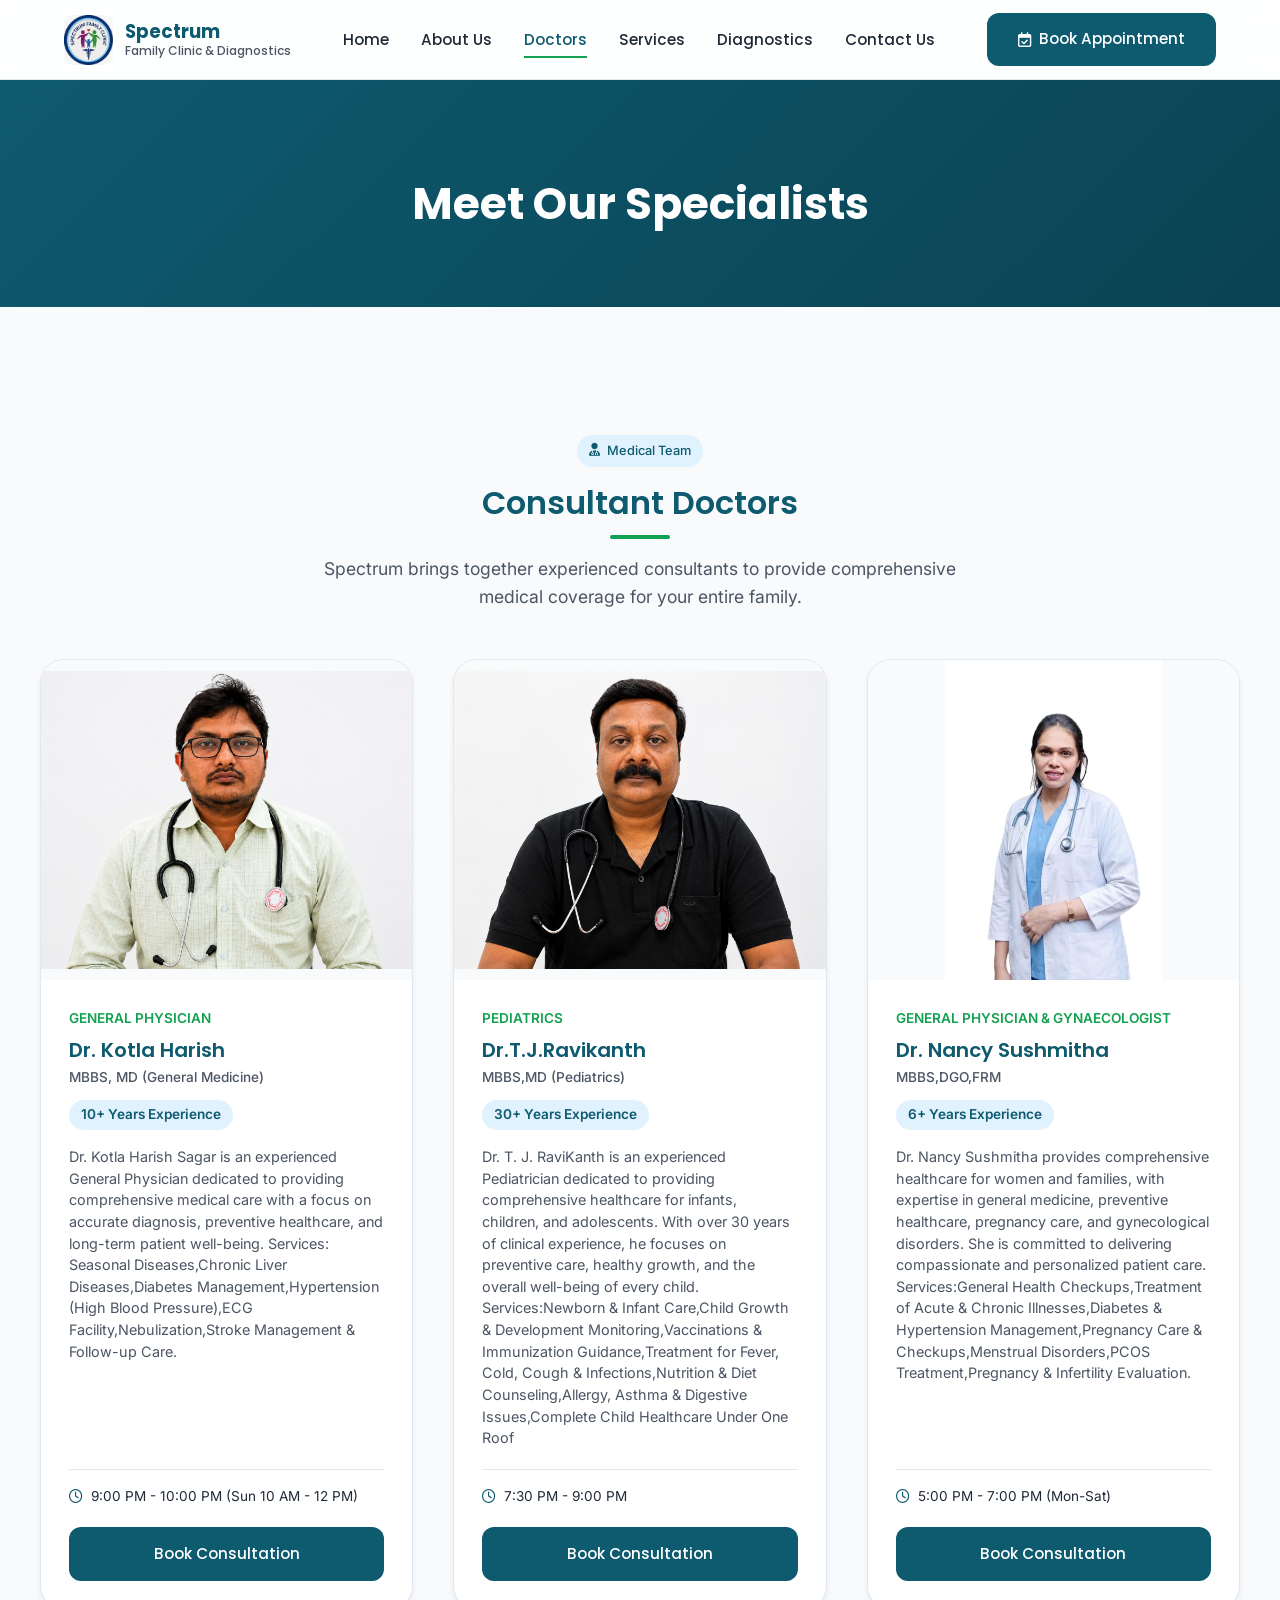
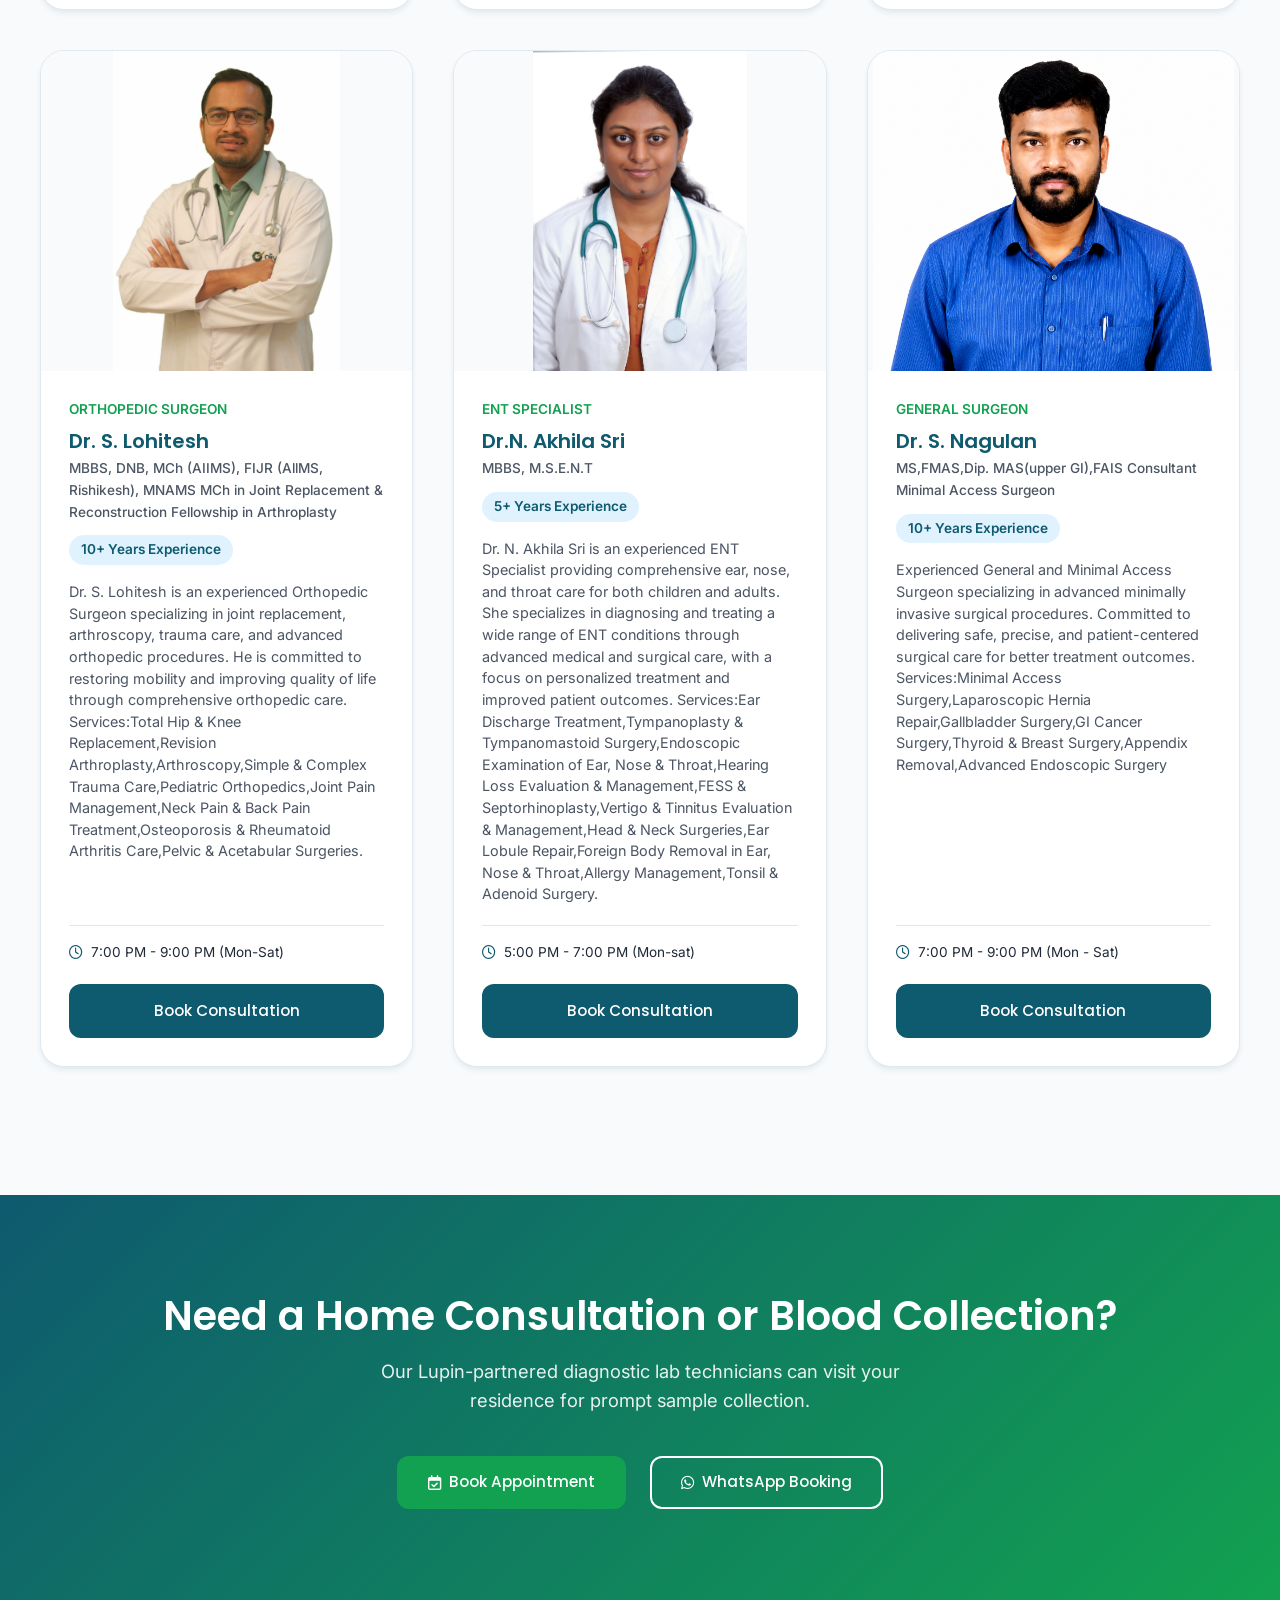
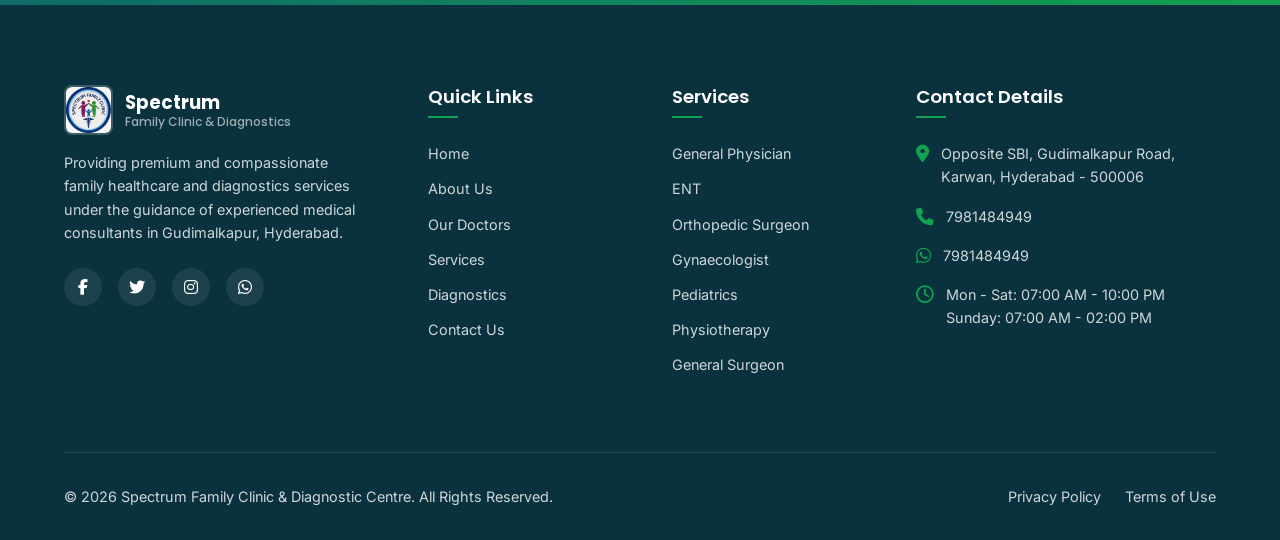
<file: doctors.html>
<!DOCTYPE html>
<html lang="en">
<head>
  <!-- Google tag (gtag.js) -->
<script async src="https://www.googletagmanager.com/gtag/js?id=G-C0M0GXNR7Z"></script>
<script>
  window.dataLayer = window.dataLayer || [];
  function gtag(){dataLayer.push(arguments);}
  gtag('js', new Date());

  gtag('config', 'G-C0M0GXNR7Z');
</script>
  <meta charset="UTF-8">
  <meta name="viewport" content="width=device-width, initial-scale=1.0">
  
  <!-- Primary Meta Tags -->
  <title>Our Doctors | Spectrum Family Clinic & Diagnostic Centre</title>
  <meta name="description" content="Meet our consultant specialists at Spectrum Family Clinic & Diagnostic Centre, Gudimalkapur. Consult with top physicians, surgeons, pediatricians, and gynecologists.">
  <meta name="keywords" content="Doctors in Gudimalkapur, Doctors in Karwan, General Physician Gudimalkapur, Orthopedic Hyderabad, Pediatrician Mehdipatnam, Gynecologist Gudimalkapur">
  
  <!-- Stylesheets -->
  <link rel="stylesheet" href="css/style.css">
  <link rel="stylesheet" href="https://cdnjs.cloudflare.com/ajax/libs/font-awesome/6.4.0/css/all.min.css">
</head>
<body>

  <!-- Header -->
  <header class="header">
    <div class="container nav-container">
      <a href="index.html" class="logo-link" id="headerLogoLink">
        <img src="assets/logo.jpeg" alt="Spectrum Family Clinic Logo" class="logo-img">
        <div class="brand-text">
          Spectrum
          <span>Family Clinic & Diagnostics</span>
        </div>
      </a>
      
      <nav class="nav">
        <ul class="nav-menu" id="navMenu">
          <li><a href="index.html" class="nav-link" id="navHome">Home</a></li>
          <li><a href="about.html" class="nav-link" id="navAbout">About Us</a></li>
          <li><a href="doctors.html" class="nav-link active" id="navDoctors">Doctors</a></li>
          <li><a href="services.html" class="nav-link" id="navServices">Services</a></li>
          <li><a href="diagnostics.html" class="nav-link" id="navDiagnostics">Diagnostics</a></li>
          <li><a href="contact.html" class="nav-link" id="navContact">Contact Us</a></li>
        </ul>
      </nav>

      <div class="nav-cta">
        <a href="appointment.html" class="btn btn-primary" id="headerBookBtn">
          <i class="fa-regular fa-calendar-check"></i> Book Appointment
        </a>
      </div>

      <button class="hamburger" id="hamburgerBtn" aria-label="Toggle Navigation">
        <span></span>
        <span></span>
        <span></span>
      </button>
    </div>
  </header>

  <!-- Inner Hero Section -->
  <section class="inner-hero">
    <div class="container">
      <h1>Meet Our Specialists</h1>
      
    </div>
  </section>

  <!-- Doctors Section -->
  <section class="section-padding container reveal">
    <div class="section-header">
      <div class="badge badge-teal" style="margin-bottom: 1rem;">
        <i class="fa-solid fa-user-doctor"></i> Medical Team
      </div>
      <h2>Consultant Doctors</h2>
      <p>Spectrum brings together experienced consultants to provide comprehensive medical coverage for your entire family.</p>
    </div>

    <!-- 3-Column Doctor Grid (Equal Heights, Spacing, Typography & Button Style) -->
    <div class="doctor-grid reveal" style="margin-bottom: 3rem;">
      <!-- Doctor 1: Kotla Harish -->
      <div class="doctor-card">
        <div class="doctor-img-box">
          <img src="assets\Dr Kotla.png" alt="Dr. Kotla Harish - General Physician">
        </div>
        <div class="doctor-info-box">
          <span class="doctor-dept">General Physician</span>
          <h3>Dr. Kotla Harish</h3>
          <span class="doctor-qual">MBBS, MD (General Medicine)</span>
          <span class="doctor-experience">10+ Years Experience</span>
          <p class="doctor-description">
Dr. Kotla Harish Sagar is an experienced General Physician dedicated to providing comprehensive medical care with a focus on accurate diagnosis, preventive healthcare, and long-term patient well-being.
Services: Seasonal Diseases,Chronic Liver Diseases,Diabetes Management,Hypertension (High Blood Pressure),ECG Facility,Nebulization,Stroke Management & Follow-up Care.</p>
                    <div class="doctor-meta">
            <div class="doctor-timings">
              <i class="fa-regular fa-clock"></i> 9:00 PM - 10:00 PM 
                          (Sun 10 AM - 12 PM)
            </div>
            <a href="appointment.html?doc=harish" class="btn btn-primary">Book Consultation</a>
          </div>
        </div>
      </div>

      <!-- Doctor 2: Ravikanth -->
      <div class="doctor-card">
        <div class="doctor-img-box">
          <img src="assets\Dr ravikanth.png" alt="Dr. Ravikanth - Pediatrician">
        </div>
        <div class="doctor-info-box">
          <span class="doctor-dept">Pediatrics</span>
          <h3>Dr.T.J.Ravikanth</h3>
          <span class="doctor-qual">MBBS,MD (Pediatrics)</span>
          <span class="doctor-experience">30+ Years Experience</span>
          <p class="doctor-description">Dr. T. J. RaviKanth is an experienced Pediatrician dedicated to providing comprehensive healthcare for infants, children, and adolescents. With over 30 years of clinical experience, he focuses on preventive care, healthy growth, and the overall well-being of every child.

Services:Newborn & Infant Care,Child Growth & Development Monitoring,Vaccinations & Immunization Guidance,Treatment for Fever, Cold, Cough & Infections,Nutrition & Diet Counseling,Allergy, Asthma & Digestive Issues,Complete Child Healthcare Under One Roof</p>
          <div class="doctor-meta">
            <div class="doctor-timings">
              <i class="fa-regular fa-clock"></i> 7:30 PM - 9:00 PM
            </div>
            <a href="appointment.html?doc=ravikanth" class="btn btn-primary">Book Consultation</a>
          </div>
        </div>
      </div>

      <!-- Doctor 3: Sushmitha -->
      <div class="doctor-card">
        <div class="doctor-img-box">
          <img src="assets/dr_sushmitha.jpeg" alt="Dr. Sushmitha - ENT Specialist">
        </div>
        <div class="doctor-info-box">
          <span class="doctor-dept">General Physician & Gynaecologist</span>
          <h3>Dr. Nancy Sushmitha</h3>
          <span class="doctor-qual">MBBS,DGO,FRM</span>
          <span class="doctor-experience">6+ Years Experience</span>
          <p class="doctor-description">Dr. Nancy Sushmitha provides comprehensive healthcare for women and families, with expertise in general medicine, preventive healthcare, pregnancy care, and gynecological disorders. She is committed to delivering compassionate and personalized patient care.

Services:General Health Checkups,Treatment of Acute & Chronic Illnesses,Diabetes & Hypertension Management,Pregnancy Care & Checkups,Menstrual Disorders,PCOS Treatment,Pregnancy & Infertility Evaluation.</p>
          <div class="doctor-meta">
            <div class="doctor-timings">
              <i class="fa-regular fa-clock"></i> 5:00 PM - 7:00 PM (Mon-Sat)
            </div>
            <a href="appointment.html?doc=sushmitha" class="btn btn-primary">Book Consultation</a>
          </div>
        </div>
      </div>

      <!-- Doctor 4: Lohitesh -->
      <div class="doctor-card">
        <div class="doctor-img-box">
          <img src="assets/dr_lohitesh.jpeg" alt="Dr. S. Lohitesh - Orthopedic Surgeon">
        </div>
        <div class="doctor-info-box">
          <span class="doctor-dept">Orthopedic Surgeon</span>
          <h3>Dr. S. Lohitesh</h3>
          <span class="doctor-qual">MBBS, DNB, MCh (AIIMS), FIJR (AllMS, Rishikesh), MNAMS MCh in Joint Replacement & Reconstruction Fellowship in Arthroplasty</span>
          <span class="doctor-experience">10+ Years Experience</span>
          <p class="doctor-description">Dr. S. Lohitesh is an experienced Orthopedic Surgeon specializing in joint replacement, arthroscopy, trauma care, and advanced orthopedic procedures. He is committed to restoring mobility and improving quality of life through comprehensive orthopedic care.

Services:Total Hip & Knee Replacement,Revision Arthroplasty,Arthroscopy,Simple & Complex Trauma Care,Pediatric Orthopedics,Joint Pain Management,Neck Pain & Back Pain Treatment,Osteoporosis & Rheumatoid Arthritis Care,Pelvic & Acetabular Surgeries.</p>
          <div class="doctor-meta">
            <div class="doctor-timings">
              <i class="fa-regular fa-clock"></i> 7:00 PM - 9:00 PM (Mon-Sat)
            </div>
            <a href="appointment.html?doc=lohitesh" class="btn btn-primary">Book Consultation</a>
          </div>
        </div>
      </div>

      <!-- Doctor 5: Akhila -->
      <div class="doctor-card">
        <div class="doctor-img-box">
          <img src="assets/dr_akhila.jpeg" alt="Dr. Akhila - Gynecologist & Obstetrician">
        </div>
        <div class="doctor-info-box">
          <span class="doctor-dept">ENT specialist</span>
          <h3>Dr.N. Akhila Sri</h3>
          <span class="doctor-qual">MBBS, M.S.E.N.T</span>
          <span class="doctor-experience">5+ Years Experience</span>
          <p class="doctor-description">Dr. N. Akhila Sri is an experienced ENT Specialist providing comprehensive ear, nose, and throat care for both children and adults. She specializes in diagnosing and treating a wide range of ENT conditions through advanced medical and surgical care, with a focus on personalized treatment and improved patient outcomes.

Services:Ear Discharge Treatment,Tympanoplasty & Tympanomastoid Surgery,Endoscopic Examination of Ear, Nose & Throat,Hearing Loss Evaluation & Management,FESS & Septorhinoplasty,Vertigo & Tinnitus Evaluation & Management,Head & Neck Surgeries,Ear Lobule Repair,Foreign Body Removal in Ear, Nose & Throat,Allergy Management,Tonsil & Adenoid Surgery.</p>
          <div class="doctor-meta">
            <div class="doctor-timings">
              <i class="fa-regular fa-clock"></i> 5:00 PM - 7:00 PM (Mon-sat)
            </div>
            <a href="appointment.html?doc=akhila" class="btn btn-primary">Book Consultation</a>
          </div>
        </div>
      </div>

      <!-- Doctor 6: Nagulan -->
      <div class="doctor-card">
        <div class="doctor-img-box">
          <img src="assets/Dr Nagulan.png" alt="Dr. S. Nagulan - General & Laparoscopic Surgeon">
        </div>
        <div class="doctor-info-box">
          <span class="doctor-dept">General Surgeon</span>
          <h3>Dr. S. Nagulan</h3>
          <span class="doctor-qual">MS,FMAS,Dip. MAS(upper GI),FAIS Consultant Minimal Access Surgeon</span> 
          <span class="doctor-experience">10+ Years Experience</span>
          <p class="doctor-description">Experienced General and Minimal Access Surgeon specializing in advanced minimally invasive surgical procedures. Committed to delivering safe, precise, and patient-centered surgical care for better treatment outcomes.

Services:Minimal Access Surgery,Laparoscopic Hernia Repair,Gallbladder Surgery,GI Cancer Surgery,Thyroid & Breast Surgery,Appendix Removal,Advanced Endoscopic Surgery
</p>
          <div class="doctor-meta">
            <div class="doctor-timings">
              <i class="fa-regular fa-clock"></i> 7:00 PM - 9:00 PM (Mon - Sat)
            </div>
            <a href="appointment.html?doc=nagulan" class="btn btn-primary">Book Consultation</a>
          </div>
        </div>
      </div>
    </div>
  </section>

  <!-- Final CTA Section -->
  <section class="final-cta reveal">
    <div class="container">
      <h2>Need a Home Consultation or Blood Collection?</h2>
      <p>Our Lupin-partnered diagnostic lab technicians can visit your residence for prompt sample collection.</p>
      <div class="final-cta-buttons">
        <a href="appointment.html" class="btn btn-secondary" id="ctaBookBtn">
          <i class="fa-regular fa-calendar-check"></i> Book Appointment
        </a>
        <a href="https://wa.me/917981484949" class="btn btn-outline-white" id="ctaWaBtn" target="_blank">
          <i class="fa-brands fa-whatsapp"></i> WhatsApp Booking
        </a>
      </div>
    </div>
  </section>

  <!-- Footer -->
  <footer class="footer">
    <div class="container">
      <div class="footer-top">
        <div class="footer-brand">
          <a href="index.html" class="logo-link" style="margin-bottom: 1rem;">
            <img src="assets/logo.jpeg" alt="Spectrum Family Clinic Logo" class="logo-img" style="border: 2px solid rgba(255,255,255,0.2);">
            <div class="brand-text" style="color: #FFFFFF;">
              Spectrum
              <span style="color: rgba(255,255,255,0.6);">Family Clinic & Diagnostics</span>
            </div>
          </a>
          <p>Providing premium and compassionate family healthcare and diagnostics services under the guidance of experienced medical consultants in Gudimalkapur, Hyderabad.</p>
          <div class="social-links">
          <a href="https://www.facebook.com/share/1BTDL4vWSD/?mibextid=wwXIfr" target="_blank" rel="noopener noreferrer" class="social-icon" aria-label="Facebook"><i class="fa-brands fa-facebook-f"></i></a>
          <a href="#" class="social-icon" aria-label="Twitter"><i class="fa-brands fa-twitter"></i></a>
          <a href="https://www.instagram.com/spectrum.clinic14?igsh=MWdrMHIwYWJzZGtmZw%3D%3D&utm_source=qr" target="_blank" rel="noopener noreferrer" class="social-icon" aria-label="Instagram"><i class="fa-brands fa-instagram"></i></a>
          <a href="https://wa.me/917981484949" class="social-icon" aria-label="WhatsApp" target="_blank"><i class="fa-brands fa-whatsapp"></i></a>
        </div>
        </div>

        <div>
          <h4>Quick Links</h4>
          <ul class="footer-links">
            <li><a href="index.html">Home</a></li>
            <li><a href="about.html">About Us</a></li>
            <li><a href="doctors.html">Our Doctors</a></li>
            <li><a href="services.html">Services</a></li>
            <li><a href="diagnostics.html">Diagnostics</a></li>
            <li><a href="contact.html">Contact Us</a></li>
          </ul>
        </div>

        <div>
          <h4>Services</h4>
          <ul class="footer-links">
             <li><a href="services.html#physician">General Physician</a></li>
            <li><a href="services.html#ent">ENT </a></li>
            <li><a href="services.html#ortho">Orthopedic Surgeon</a></li>
            <li><a href="services.html#gynec">Gynaecologist</a></li>
            <li><a href="services.html#pediatrics">Pediatrics</a></li>
            <li><a href="services.html#physio">Physiotherapy</a></li>
            <li><a href="services.html#physio">General Surgeon</a></li>
          </ul>
        </div>

        <div>
          <h4>Contact Details</h4>
          <ul class="footer-contact">
            <li>
              <i class="fa-solid fa-location-dot"></i>
              <span>Opposite SBI, Gudimalkapur Road, Karwan, Hyderabad - 500006</span>
            </li>
            <li>
              <i class="fa-solid fa-phone"></i>
              <span><a href="tel:7981484949">7981484949</a></span>
            </li>
            <li>
              <i class="fa-brands fa-whatsapp"></i>
              <span><a href="https://wa.me/917981484949" target="_blank">7981484949</a></span>
            </li>
            <li>
              <i class="fa-regular fa-clock"></i>
              <span>Mon - Sat: 07:00 AM - 10:00 PM<br>Sunday: 07:00 AM - 02:00 PM</span>
            </li>
          </ul>
        </div>
      </div>

      <div class="footer-bottom">
        <p>&copy; 2026 Spectrum Family Clinic & Diagnostic Centre. All Rights Reserved.</p>
        <ul class="footer-bottom-links">
          <li><a href="#">Privacy Policy</a></li>
          <li><a href="#">Terms of Use</a></li>
        </ul>
      </div>
    </div>
  </footer>

  <!-- Sticky Bottom Mobile Bar -->
  <div class="sticky-bottom-bar">
    <a href="tel:7981484949" class="sticky-bottom-item highlight" id="mobileStickyCall">
      <i class="fa-solid fa-phone"></i>
      <span>Call Now</span>
    </a>
    <a href="https://wa.me/917981484949" class="sticky-bottom-item highlight-green" id="mobileStickyWa" target="_blank">
      <i class="fa-brands fa-whatsapp"></i>
      <span>WhatsApp</span>
    </a>
    <a href="appointment.html" class="sticky-bottom-item" id="mobileStickyBook">
      <i class="fa-regular fa-calendar-check"></i>
      <span>Book Appointment</span>
    </a>
  </div>

  <!-- Scripts -->
  <script src="js/main.js"></script>
</body>
</html>
</file>
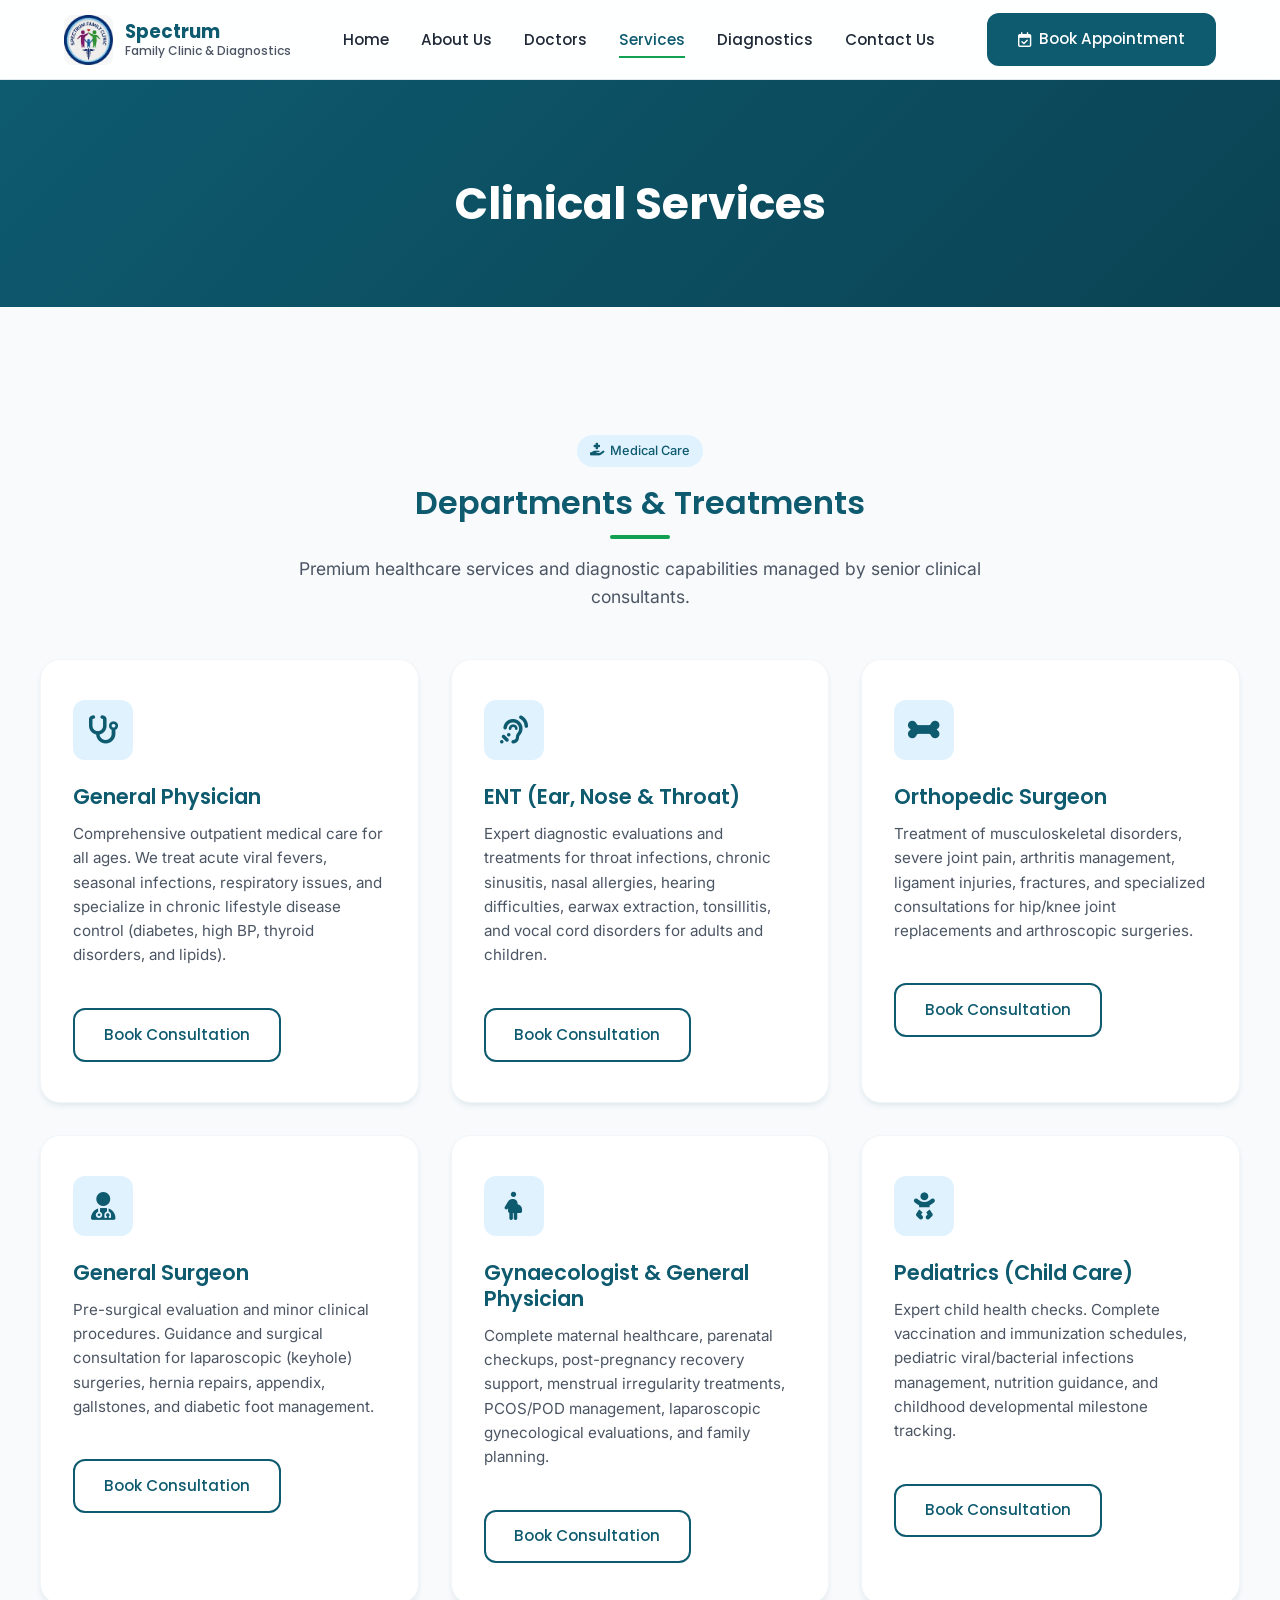
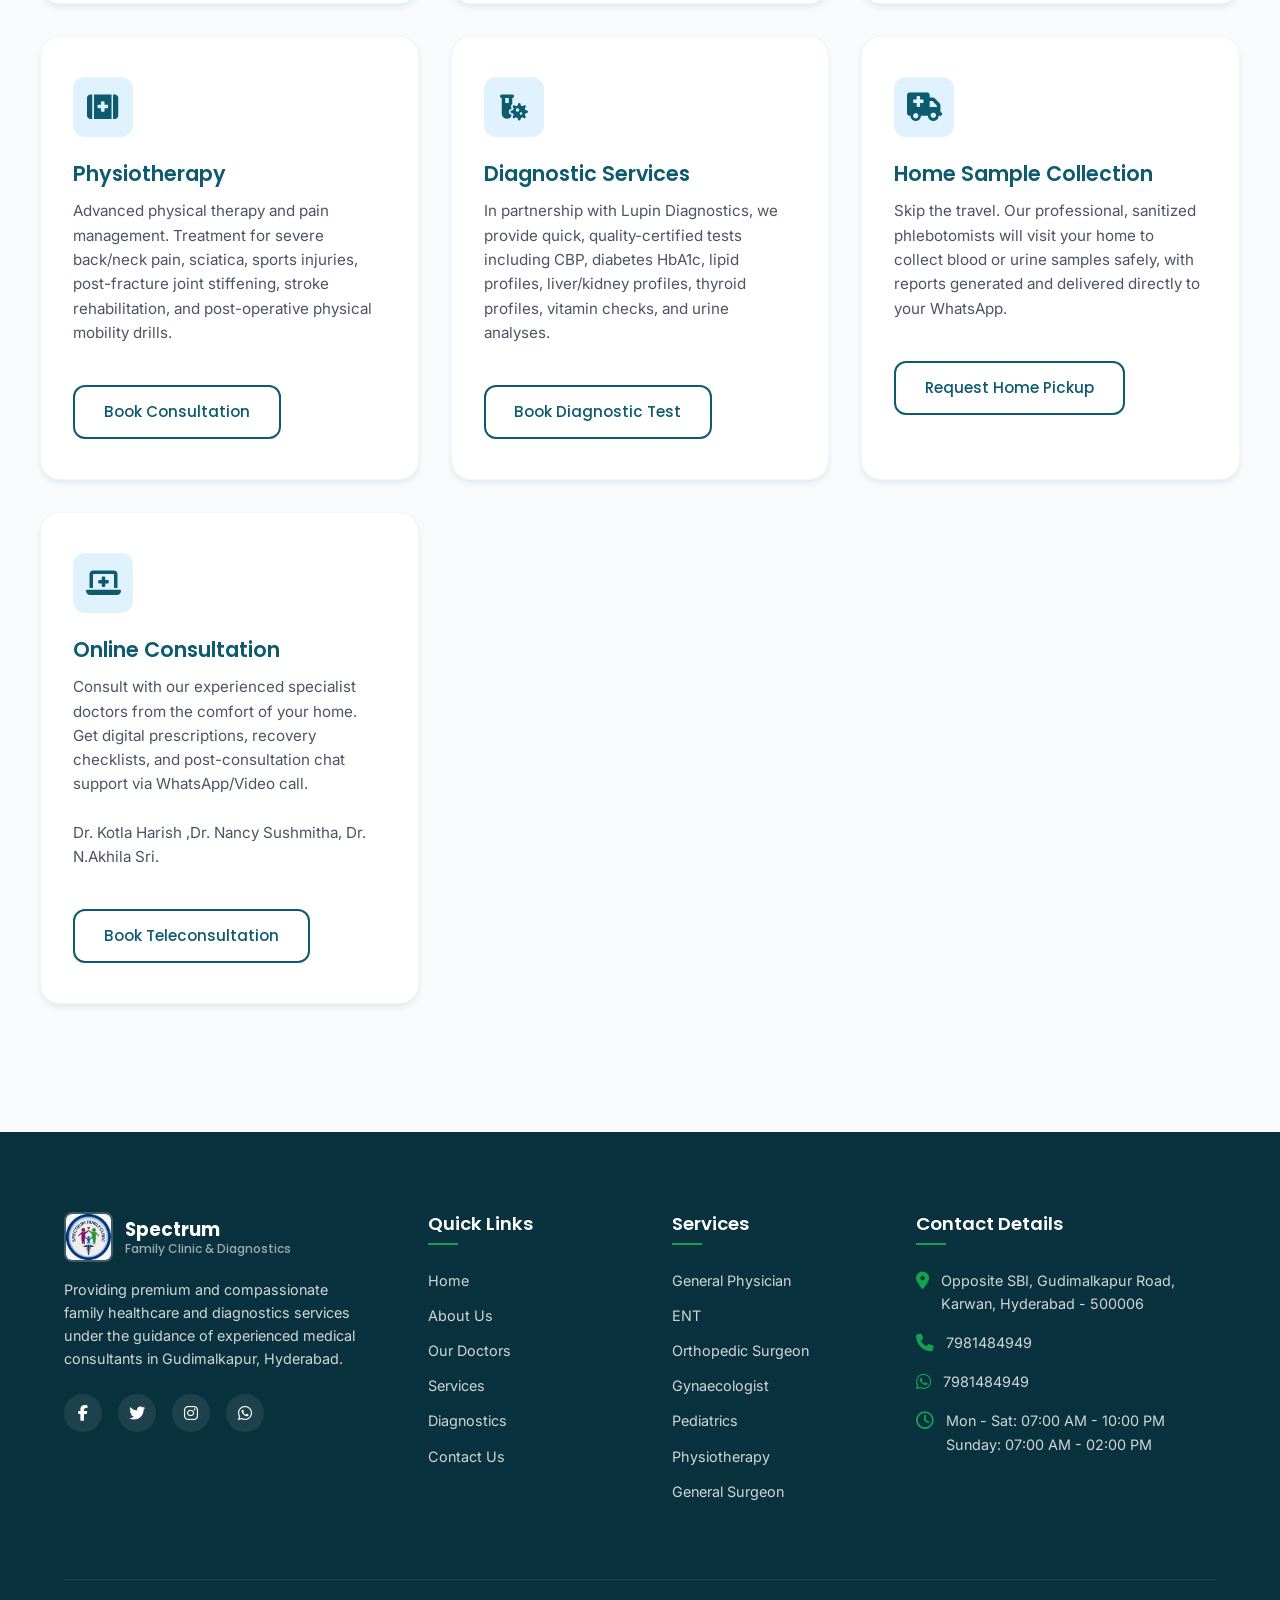
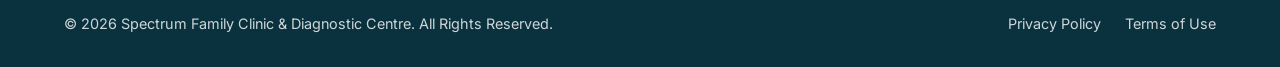
<file: services.html>
<!DOCTYPE html>
<html lang="en">
<head>
  <!-- Google tag (gtag.js) -->
<script async src="https://www.googletagmanager.com/gtag/js?id=G-C0M0GXNR7Z"></script>
<script>
  window.dataLayer = window.dataLayer || [];
  function gtag(){dataLayer.push(arguments);}
  gtag('js', new Date());

  gtag('config', 'G-C0M0GXNR7Z');
</script>
  <meta charset="UTF-8">
  <meta name="viewport" content="width=device-width, initial-scale=1.0">
  
  <!-- Primary Meta Tags -->
  <title>Our Services | Spectrum Family Clinic & Diagnostic Centre</title>
  <meta name="description" content="Explore our clinical departments and healthcare services in Gudimalkapur, Hyderabad. Specialist consultations, diagnostics, physiotherapy, home collections, and telehealth.">
  <meta name="keywords" content="Clinic services Gudimalkapur, Physiotherapy Karwan, Lab tests Hyderabad, Online consultation doctor, Laparoscopic surgery Mehdipatnam">
  
  <!-- Stylesheets -->
  <link rel="stylesheet" href="css/style.css">
  <link rel="stylesheet" href="https://cdnjs.cloudflare.com/ajax/libs/font-awesome/6.4.0/css/all.min.css">
</head>
<body>

  <!-- Header -->
  <header class="header">
    <div class="container nav-container">
      <a href="index.html" class="logo-link" id="headerLogoLink">
        <img src="assets/logo.jpeg" alt="Spectrum Family Clinic Logo" class="logo-img">
        <div class="brand-text">
          Spectrum
          <span>Family Clinic & Diagnostics</span>
        </div>
      </a>
      
      <nav class="nav">
        <ul class="nav-menu" id="navMenu">
          <li><a href="index.html" class="nav-link" id="navHome">Home</a></li>
          <li><a href="about.html" class="nav-link" id="navAbout">About Us</a></li>
          <li><a href="doctors.html" class="nav-link" id="navDoctors">Doctors</a></li>
          <li><a href="services.html" class="nav-link active" id="navServices">Services</a></li>
          <li><a href="diagnostics.html" class="nav-link" id="navDiagnostics">Diagnostics</a></li>
          <li><a href="contact.html" class="nav-link" id="navContact">Contact Us</a></li>
        </ul>
      </nav>

      <div class="nav-cta">
        <a href="appointment.html" class="btn btn-primary" id="headerBookBtn">
          <i class="fa-regular fa-calendar-check"></i> Book Appointment
        </a>
      </div>

      <button class="hamburger" id="hamburgerBtn" aria-label="Toggle Navigation">
        <span></span>
        <span></span>
        <span></span>
      </button>
    </div>
  </header>

  <!-- Inner Hero Section -->
  <section class="inner-hero">
    <div class="container">
      <h1>Clinical Services</h1>
      
    </div>
  </section>

  <!-- Services Grid -->
  <section class="section-padding container reveal">
    <div class="section-header">
      <div class="badge badge-teal" style="margin-bottom: 1rem;">
        <i class="fa-solid fa-hand-holding-medical"></i> Medical Care
      </div>
      <h2>Departments & Treatments</h2>
      <p>Premium healthcare services and diagnostic capabilities managed by senior clinical consultants.</p>
    </div>

    <div class="card-grid" style="margin-bottom: 3rem;">
      <!-- Service 1: General Physician -->
      <div class="premium-card" id="physician">
        <div class="card-icon"><i class="fa-solid fa-stethoscope"></i></div>
        <h3>General Physician</h3>
        <p>Comprehensive outpatient medical care for all ages. We treat acute viral fevers, seasonal infections, respiratory issues, and specialize in chronic lifestyle disease control (diabetes, high BP, thyroid disorders, and lipids).</p>
        <a href="appointment.html?doc=harish" class="btn btn-outline" style="margin-top: 1rem;">Book Consultation</a>
      </div>

      <!-- Service 2: ENT Consultation -->
      <div class="premium-card" id="ent">
        <div class="card-icon"><i class="fa-solid fa-ear-listen"></i></div>
        <h3>ENT (Ear, Nose & Throat)</h3>
        <p>Expert diagnostic evaluations and treatments for throat infections, chronic sinusitis, nasal allergies, hearing difficulties, earwax extraction, tonsillitis, and vocal cord disorders for adults and children.</p>
        <a href="appointment.html?doc=sushmitha" class="btn btn-outline" style="margin-top: 1rem;">Book Consultation</a>
      </div>

      <!-- Service 3: Orthopedic Surgeon -->
      <div class="premium-card" id="ortho">
        <div class="card-icon"><i class="fa-solid fa-bone"></i></div>
        <h3>Orthopedic Surgeon</h3>
        <p>Treatment of musculoskeletal disorders, severe joint pain, arthritis management, ligament injuries, fractures, and specialized consultations for hip/knee joint replacements and arthroscopic surgeries.</p>
        <a href="appointment.html?doc=lohitesh" class="btn btn-outline" style="margin-top: 1rem;">Book Consultation</a>
      </div>

      <!-- Service 4: General Surgeon -->
      <div class="premium-card" id="surgery">
        <div class="card-icon"><i class="fa-solid fa-user-doctor"></i></div>
        <h3>General Surgeon</h3>
        <p>Pre-surgical evaluation and minor clinical procedures. Guidance and surgical consultation for laparoscopic (keyhole) surgeries, hernia repairs, appendix, gallstones, and diabetic foot management.</p>
        <a href="appointment.html?doc=nagulan" class="btn btn-outline" style="margin-top: 1rem;">Book Consultation</a>
      </div>

      <!-- Service 5: Gynecology -->
      <div class="premium-card" id="gynec">
        <div class="card-icon"><i class="fa-solid fa-person-pregnant"></i></div>
        <h3>Gynaecologist & General Physician</h3>
        <p>Complete maternal healthcare, parenatal checkups, post-pregnancy recovery support, menstrual irregularity treatments, PCOS/POD management, laparoscopic gynecological evaluations, and family planning.</p>
        <a href="appointment.html?doc=akhila" class="btn btn-outline" style="margin-top: 1rem;">Book Consultation</a>
      </div>

      <!-- Service 6: Pediatrics -->
      <div class="premium-card" id="pediatrics">
        <div class="card-icon"><i class="fa-solid fa-baby"></i></div>
        <h3>Pediatrics (Child Care)</h3>
        <p>Expert child health checks. Complete vaccination and immunization schedules, pediatric viral/bacterial infections management, nutrition guidance, and childhood developmental milestone tracking.</p>
        <a href="appointment.html?doc=ravikanth" class="btn btn-outline" style="margin-top: 1rem;">Book Consultation</a>
      </div>

      <!-- Service 7: Physiotherapy -->
      <div class="premium-card" id="physio">
        <div class="card-icon"><i class="fa-solid fa-kit-medical"></i></div>
        <h3>Physiotherapy</h3>
        <p>Advanced physical therapy and pain management. Treatment for severe back/neck pain, sciatica, sports injuries, post-fracture joint stiffening, stroke rehabilitation, and post-operative physical mobility drills.</p>
        <a href="appointment.html?type=physio" class="btn btn-outline" style="margin-top: 1rem;">Book Consultation</a>
      </div>

      <!-- Service 8: Diagnostic Services -->
      <div class="premium-card" id="diagnostics">
        <div class="card-icon"><i class="fa-solid fa-vial-virus"></i></div>
        <h3>Diagnostic Services</h3>
        <p>In partnership with Lupin Diagnostics, we provide quick, quality-certified tests including CBP, diabetes HbA1c, lipid profiles, liver/kidney profiles, thyroid profiles, vitamin checks, and urine analyses.</p>
        <a href="diagnostics.html" class="btn btn-outline" style="margin-top: 1rem;">Book Diagnostic Test</a>
      </div>

      <!-- Service 9: Home Sample Collection -->
      <div class="premium-card" id="home-collection">
        <div class="card-icon"><i class="fa-solid fa-truck-medical"></i></div>
        <h3>Home Sample Collection</h3>
        <p>Skip the travel. Our professional, sanitized phlebotomists will visit your home to collect blood or urine samples safely, with reports generated and delivered directly to your WhatsApp.</p>
        <a href="appointment.html?tab=home" class="btn btn-outline" style="margin-top: 1rem;">Request Home Pickup</a>
      </div>

      <!-- Service 10: Online Consultation -->
      <div class="premium-card" id="online">
        <div class="card-icon"><i class="fa-solid fa-laptop-medical"></i></div>
        <h3>Online Consultation</h3>
        <p>Consult with our experienced specialist doctors from the comfort of your home. Get digital prescriptions, recovery checklists, and post-consultation chat support via WhatsApp/Video call.</p>
        <p>Dr. Kotla Harish ,Dr. Nancy Sushmitha, Dr. N.Akhila Sri.</p>
        <a href="appointment.html" class="btn btn-outline" style="margin-top: 1rem;">Book Teleconsultation</a>
      </div>
    </div>  
  </section>

  <!-- Footer -->
  <footer class="footer">
    <div class="container">
      <div class="footer-top">
        <div class="footer-brand">
          <a href="index.html" class="logo-link" style="margin-bottom: 1rem;">
            <img src="assets/logo.jpeg" alt="Spectrum Family Clinic Logo" class="logo-img" style="border: 2px solid rgba(255,255,255,0.2);">
            <div class="brand-text" style="color: #FFFFFF;">
              Spectrum
              <span style="color: rgba(255,255,255,0.6);">Family Clinic & Diagnostics</span>
            </div>
          </a>
          <p>Providing premium and compassionate family healthcare and diagnostics services under the guidance of experienced medical consultants in Gudimalkapur, Hyderabad.</p>
         <div class="social-links">
          <a href="https://www.facebook.com/share/1BTDL4vWSD/?mibextid=wwXIfr" target="_blank" rel="noopener noreferrer" class="social-icon" aria-label="Facebook"><i class="fa-brands fa-facebook-f"></i></a>
          <a href="#" class="social-icon" aria-label="Twitter"><i class="fa-brands fa-twitter"></i></a>
          <a href="https://www.instagram.com/spectrum.clinic14?igsh=MWdrMHIwYWJzZGtmZw%3D%3D&utm_source=qr" target="_blank" rel="noopener noreferrer" class="social-icon" aria-label="Instagram"><i class="fa-brands fa-instagram"></i></a>
          <a href="https://wa.me/917981484949" class="social-icon" aria-label="WhatsApp" target="_blank"><i class="fa-brands fa-whatsapp"></i></a>
        </div>
        </div>

        <div>
          <h4>Quick Links</h4>
          <ul class="footer-links">
            <li><a href="index.html">Home</a></li>
            <li><a href="about.html">About Us</a></li>
            <li><a href="doctors.html">Our Doctors</a></li>
            <li><a href="services.html">Services</a></li>
            <li><a href="diagnostics.html">Diagnostics</a></li>
            <li><a href="contact.html">Contact Us</a></li>
          </ul>
        </div>

        <div>
          <h4>Services</h4>
          <ul class="footer-links">
             <li><a href="services.html#physician">General Physician</a></li>
            <li><a href="services.html#ent">ENT </a></li>
            <li><a href="services.html#ortho">Orthopedic Surgeon</a></li>
            <li><a href="services.html#gynec">Gynaecologist</a></li>
            <li><a href="services.html#pediatrics">Pediatrics</a></li>
            <li><a href="services.html#physio">Physiotherapy</a></li>
            <li><a href="services.html#physio">General Surgeon</a></li>
          </ul>
        </div>

        <div>
          <h4>Contact Details</h4>
          <ul class="footer-contact">
            <li>
              <i class="fa-solid fa-location-dot"></i>
              <span>Opposite SBI, Gudimalkapur Road, Karwan, Hyderabad - 500006</span>
            </li>
            <li>
              <i class="fa-solid fa-phone"></i>
              <span><a href="tel:7981484949">7981484949</a></span>
            </li>
            <li>
              <i class="fa-brands fa-whatsapp"></i>
              <span><a href="https://wa.me/917981484949" target="_blank">7981484949</a></span>
            </li>
            <li>
              <i class="fa-regular fa-clock"></i>
              <span>Mon - Sat: 07:00 AM - 10:00 PM<br>Sunday: 07:00 AM - 02:00 PM</span>
            </li>
          </ul>
        </div>
      </div>

      <div class="footer-bottom">
        <p>&copy; 2026 Spectrum Family Clinic & Diagnostic Centre. All Rights Reserved.</p>
        <ul class="footer-bottom-links">
          <li><a href="#">Privacy Policy</a></li>
          <li><a href="#">Terms of Use</a></li>
        </ul>
      </div>
    </div>
  </footer>

  <!-- Sticky Bottom Mobile Bar -->
  <div class="sticky-bottom-bar">
    <a href="tel:7981484949" class="sticky-bottom-item highlight" id="mobileStickyCall">
      <i class="fa-solid fa-phone"></i>
      <span>Call Now</span>
    </a>
    <a href="https://wa.me/917981484949" class="sticky-bottom-item highlight-green" id="mobileStickyWa" target="_blank">
      <i class="fa-brands fa-whatsapp"></i>
      <span>WhatsApp</span>
    </a>
    <a href="appointment.html" class="sticky-bottom-item" id="mobileStickyBook">
      <i class="fa-regular fa-calendar-check"></i>
      <span>Book Appointment</span>
    </a>
  </div>

  <!-- Scripts -->
  <script src="js/main.js"></script>
</body>
</html>
</file>
<file: css/style.css>
/* Spectrum Family Clinic & Diagnostic Centre - Stylesheet */
@import url('https://fonts.googleapis.com/css2?family=Inter:wght@300;400;500;600&family=Poppins:wght@500;600;700&display=swap');

/* Design System Tokens */
:root {
  /* Colors */
  --color-primary: #0E5A6F;        /* Deep Medical Teal */
  --color-primary-dark: #0A4353;
  --color-primary-light: #E0F2FE;  /* Very Light Teal background */
  --color-secondary: #12A150;      /* Healthcare Green */
  --color-secondary-dark: #0D7A3C;
  --color-accent: #D4A017;         /* Gold (used sparingly for stars) */
  --color-bg: #F8FAFC;             /* Light Slate background */
  --color-card: #FFFFFF;
  --color-text: #1F2937;           /* Charcoal text */
  --color-text-light: #4B5563;     /* Muted text */
  --color-border: #E2E8F0;
  
  /* Typography */
  --font-headings: 'Poppins', sans-serif;
  --font-body: 'Inter', sans-serif;
  
  /* Shadows */
  --shadow-sm: 0 1px 3px rgba(14, 90, 111, 0.05);
  --shadow-md: 0 4px 6px -1px rgba(14, 90, 111, 0.08), 0 2px 4px -1px rgba(14, 90, 111, 0.04);
  --shadow-lg: 0 10px 15px -3px rgba(14, 90, 111, 0.08), 0 4px 6px -2px rgba(14, 90, 111, 0.04);
  --shadow-hover: 0 20px 25px -5px rgba(14, 90, 111, 0.12), 0 10px 10px -5px rgba(14, 90, 111, 0.04);
  
  /* Border Radius */
  --radius-sm: 8px;
  --radius-md: 12px;
  --radius-lg: 20px;
  --radius-full: 9999px;
  
  /* Layout */
  --max-width: 1200px;
  --transition: all 0.3s cubic-bezier(0.4, 0, 0.2, 1);
  --header-height: 80px;
}

/* Reset */
*, *::before, *::after {
  box-sizing: border-box;
  margin: 0;
  padding: 0;
}

html {
  scroll-behavior: smooth;
  font-size: 16px;
  -webkit-font-smoothing: antialiased;
}

body {
  font-family: var(--font-body);
  background-color: var(--color-bg);
  color: var(--color-text);
  line-height: 1.6;
  padding-bottom: 0;
}

/* Typography */
h1, h2, h3, h4, h5, h6 {
  font-family: var(--font-headings);
  font-weight: 600;
  line-height: 1.25;
  color: var(--color-primary);
}

h1 {
  font-size: 2.5rem;
  font-weight: 700;
}

h2 {
  font-size: 2rem;
  margin-bottom: 1rem;
  position: relative;
  display: inline-block;
}

/* Section Header styling */
.section-header {
  text-align: center;
  max-width: 700px;
  margin: 3rem auto 3rem auto;
}

.section-header h2::after {
  content: '';
  display: block;
  width: 60px;
  height: 4px;
  background: var(--color-secondary);
  margin: 0.75rem auto 0 auto;
  border-radius: var(--radius-full);
}

.section-header p {
  color: var(--color-text-light);
  font-size: 1.1rem;
}

a {
  color: inherit;
  text-decoration: none;
  transition: var(--transition);
}

img {
  max-width: 100%;
  height: auto;
  display: block;
}

/* Layout Utilities */
.container {
  max-width: var(--max-width);
  margin: 0 auto;
  padding: 0 1.5rem;
}

.section-padding {
  padding: 5rem 0;
}

.bg-white {
  background-color: #FFFFFF;
}

.text-center {
  text-align: center;
}

.d-grid {
  display: grid;
    grid-template-columns:repeat(3,1fr);
    gap:2rem;
}


.flex {
  display: flex;
}

/* Buttons & Links */
.btn {
  display: inline-flex;
  align-items: center;
  justify-content: center;
  font-family: var(--font-headings);
  font-weight: 500;
  padding: 0.8rem 1.8rem;
  border-radius: var(--radius-md);
  border: 2px solid transparent;
  cursor: pointer;
  transition: var(--transition);
  font-size: 0.95rem;
  gap: 0.5rem;
}

.btn-primary {
  background-color: var(--color-primary);
  color: #FFFFFF;
}

.btn-primary:hover {
  background-color: var(--color-primary-dark);
  transform: translateY(-2px);
  box-shadow: 0 4px 12px rgba(14, 90, 111, 0.2);
}

.btn-secondary {
  background-color: var(--color-secondary);
  color: #FFFFFF;
}

.btn-secondary:hover {
  background-color: var(--color-secondary-dark);
  transform: translateY(-2px);
  box-shadow: 0 4px 12px rgba(18, 161, 80, 0.2);
}

.btn-outline {
  background-color: transparent;
  border-color: var(--color-primary);
  color: var(--color-primary);
}

.btn-outline:hover {
  background-color: var(--color-primary);
  color: #FFFFFF;
  transform: translateY(-2px);
}

.btn-outline-white {
  background-color: transparent;
  border-color: #FFFFFF;
  color: #FFFFFF;
}

.btn-outline-white:hover {
  background-color: #FFFFFF;
  color: var(--color-primary);
  transform: translateY(-2px);
}

/* Badges */
.badge {
  display: inline-flex;
  align-items: center;
  padding: 0.35rem 0.8rem;
  border-radius: var(--radius-full);
  font-size: 0.8rem;
  font-weight: 500;
  gap: 0.4rem;
}

.badge-teal {
  background-color: var(--color-primary-light);
  color: var(--color-primary);
}

.badge-green {
  background-color: #DCFCE7;
  color: var(--color-secondary);
}

/* Header & Navigation */
.header {
  position: fixed;
  top: 0;
  left: 0;
  right: 0;
  height: var(--header-height);
  background-color: rgba(255, 255, 255, 0.85);
  backdrop-filter: blur(12px);
  -webkit-backdrop-filter: blur(12px);
  border-bottom: 1px solid var(--color-border);
  z-index: 1000;
  transition: var(--transition);
}

.header.scrolled {
  height: 70px;
  background-color: rgba(255, 255, 255, 0.95);
  box-shadow: var(--shadow-md);
}

.nav-container {
  display: flex;
  justify-content: space-between;
  align-items: center;
  height: 100%;
}

.logo-link {
  display: flex;
  align-items: center;
  gap: 0.75rem;
}

.logo-img {
  height: 50px;
  width: auto;
  border-radius: var(--radius-sm);
}

.brand-text {
  font-family: var(--font-headings);
  font-weight: 700;
  font-size: 1.15rem;
  color: var(--color-primary);
  line-height: 1.1;
}

.brand-text span {
  display: block;
  font-size: 0.75rem;
  font-weight: 500;
  color: var(--color-text-light);
  margin-top: 2px;
}

.nav-menu {
  display: flex;
  list-style: none;
  gap: 2rem;
  align-items: center;
}

.nav-link {
  font-family: var(--font-headings);
  font-size: 0.95rem;
  font-weight: 500;
  color: var(--color-text);
  position: relative;
  padding: 0.5rem 0;
}

.nav-link:hover, .nav-link.active {
  color: var(--color-primary);
}

.nav-link::after {
  content: '';
  position: absolute;
  bottom: 0;
  left: 0;
  width: 0;
  height: 2px;
  background-color: var(--color-secondary);
  transition: var(--transition);
}

.nav-link:hover::after, .nav-link.active::after {
  width: 100%;
}

.nav-cta {
  display: flex;
  align-items: center;
}

/* Mobile Hamburger Menu */
.hamburger {
  display: none;
  background: none;
  border: none;
  cursor: pointer;
  padding: 0.5rem;
  z-index: 1001;
}

.hamburger span {
  display: block;
  width: 25px;
  height: 3px;
  background-color: var(--color-primary);
  margin: 5px 0;
  transition: var(--transition);
  border-radius: 3px;
}

/* Mobile Sticky Bottom Navigation */
.sticky-bottom-bar {
  display: none;
  position: fixed;
  bottom: 0;
  left: 0;
  right: 0;
  background: #FFFFFF;
  box-shadow: 0 -4px 12px rgba(0, 0, 0, 0.08);
  z-index: 999;
  grid-template-columns: repeat(3, 1fr);
  border-top: 1px solid var(--color-border);
}

.sticky-bottom-item {
  display: flex;
  flex-direction: column;
  align-items: center;
  justify-content: center;
  padding: 0.75rem 0;
  font-size: 0.75rem;
  font-weight: 500;
  color: var(--color-text-light);
  gap: 3px;
}

.sticky-bottom-item i {
  font-size: 1.25rem;
}

.sticky-bottom-item.highlight {
  background-color: var(--color-primary);
  color: #FFFFFF;
}

.sticky-bottom-item.highlight-green {
  background-color: var(--color-secondary);
  color: #FFFFFF;
}

/* Hero Section */
.hero {
  position: relative;
  min-height: 85vh;
  padding-top: var(--header-height);
  display: flex;
  align-items: center;
  background-size: cover;
  background-position: center;
  background-repeat: no-repeat;
  color: #FFFFFF;
}

.hero-overlay {
  position: absolute;
  top: 0;
  left: 0;
  right: 0;
  bottom: 0;
  background: linear-gradient(135deg, rgba(14, 90, 111, 0.92) 0%, rgba(18, 161, 80, 0.4) 100%);
  z-index: 1;
}

.hero-content {
  position: relative;
  z-index: 2;
  max-width: 750px;
}

.hero h1 {
  color: #FFFFFF;
  font-size: 3rem;
  margin-bottom: 1.5rem;
}

.hero p {
  font-size: 1.25rem;
  margin-bottom: 2rem;
  opacity: 0.95;
  font-weight: 300;
  line-height: 1.7;
}

.hero-actions {
  display: flex;
  gap: 1rem;
}

/* Inner Page Hero */
.inner-hero {
  position: relative;
  padding: 6rem 0 4rem 0;
  background: linear-gradient(135deg, var(--color-primary) 0%, var(--color-primary-dark) 100%);
  color: #FFFFFF;
  margin-top: var(--header-height);
  text-align: center;
}

.inner-hero h1 {
  color: #FFFFFF;
  font-size: 2.75rem;
  margin-bottom: 0.75rem;
}

.breadcrumbs {
  display: flex;
  justify-content: center;
  list-style: none;
  font-size: 0.9rem;
  opacity: 0.8;
  gap: 0.5rem;
}

.breadcrumbs li::after {
  content: '/';
  margin-left: 0.5rem;
}

.breadcrumbs li:last-child::after {
  content: '';
}

/* Trust Bar */
.trust-bar {
  background-color: #FFFFFF;
  box-shadow: var(--shadow-md);
  border-radius: var(--radius-lg);
  margin-top: 70px;
  position: relative;
  z-index: 10;
  padding: 2rem;
}

.trust-grid {
  display: grid;
  grid-template-columns: repeat(5, 1fr);
  gap: 1.5rem;
  align-items: center;
}

.trust-item {
  display: flex;
  align-items: center;
  gap: 1rem;
  border-right: 1px solid var(--color-border);
  padding-right: 1rem;
}

.trust-item:last-child {
  border-right: none;
}

.trust-icon-box {
  width: 48px;
  height: 48px;
  background-color: var(--color-primary-light);
  border-radius: var(--radius-md);
  display: flex;
  align-items: center;
  justify-content: center;
  color: var(--color-primary);
  font-size: 1.25rem;
  flex-shrink: 0;
}

.trust-info h4 {
  font-size: 1.05rem;
  font-weight: 600;
  color: var(--color-primary);
}

.trust-info p {
  font-size: 0.8rem;
  color: var(--color-text-light);
}

/* Premium Card Designs */
.card-grid {
  display: grid;
  grid-template-columns: repeat(auto-fit, minmax(320px, 1fr));
  gap: 2rem;
}

.premium-card {
  background-color: var(--color-card);
  border-radius: var(--radius-lg);
  padding: 2.5rem 2rem;
  box-shadow: var(--shadow-md);
  border: 1px solid rgba(14, 90, 111, 0.05);
  transition: var(--transition);
  position: relative;
  overflow: hidden;
}

.premium-card::before {
  content: '';
  position: absolute;
  top: 0;
  left: 0;
  width: 100%;
  height: 4px;
  background: linear-gradient(90deg, var(--color-primary), var(--color-secondary));
  opacity: 0;
  transition: var(--transition);
}

.premium-card:hover {
  transform: translateY(-6px);
  box-shadow: var(--shadow-hover);
}

.premium-card:hover::before {
  opacity: 1;
}

.card-icon {
  width: 60px;
  height: 60px;
  background-color: var(--color-primary-light);
  border-radius: var(--radius-md);
  display: flex;
  align-items: center;
  justify-content: center;
  color: var(--color-primary);
  font-size: 1.75rem;
  margin-bottom: 1.5rem;
  transition: var(--transition);
}

.premium-card:hover .card-icon {
  background-color: var(--color-primary);
  color: #FFFFFF;
}

.premium-card h3 {
  font-size: 1.3rem;
  margin-bottom: 0.75rem;
}

.premium-card p {
  color: var(--color-text-light);
  font-size: 0.95rem;
  margin-bottom: 1.5rem;
}

.card-link {
  color: var(--color-primary);
  font-weight: 600;
  font-size: 0.9rem;
  display: inline-flex;
  align-items: center;
  gap: 0.4rem;
}

.card-link i {
  font-size: 0.8rem;
  transition: var(--transition);
}

.premium-card:hover .card-link i {
  transform: translateX(4px);
}

/* About Preview Section */
.about-preview-grid {
  display: grid;
  grid-template-columns: 1fr 1fr;
  gap: 4rem;
  align-items: center;
}

.about-preview-image {
  position: relative;
  border-radius: var(--radius-lg);
  overflow: hidden;
  box-shadow: var(--shadow-lg);
}

.about-preview-image img {
  width: 100%;
  height: 450px;
  object-fit: cover;
  transition: var(--transition);
}

.about-preview-image:hover img {
  transform: scale(1.05);
}

.about-preview-badge {
  position: absolute;
  bottom: 2rem;
  right: 2rem;
  background-color: #FFFFFF;
  padding: 1rem 1.5rem;
  border-radius: var(--radius-md);
  box-shadow: var(--shadow-lg);
  display: flex;
  align-items: center;
  gap: 0.75rem;
}

.about-preview-badge i {
  color: var(--color-secondary);
  font-size: 2rem;
}

.about-preview-badge h4 {
  font-size: 1.25rem;
  font-weight: 700;
  color: var(--color-primary);
}

.about-preview-badge p {
  font-size: 0.75rem;
  color: var(--color-text-light);
}

.about-preview-content h2 {
  margin-bottom: 1.5rem;
}

.about-preview-content p {
  color: var(--color-text-light);
  margin-bottom: 1.5rem;
}

/* Why Choose Us Grid */
.why-grid {
  display: grid;
  grid-template-columns: repeat(3, 1fr);
  gap: 2rem;
}

/* Doctor Section & Doctors Page Cards */
.doctor-grid {
  display: grid;
  grid-template-columns: repeat(3, 1fr);
  gap: 2.5rem;
}

.doctor-card {
  background-color: var(--color-card);
  border-radius: var(--radius-lg);
  overflow: hidden;
  box-shadow: var(--shadow-md);
  border: 1px solid var(--color-border);
  transition: var(--transition);
  display: flex;
  flex-direction: column;
  height: 100%; /* Equal Height */
}

.doctor-card:hover {
  transform: translateY(-6px);
  box-shadow: var(--shadow-hover);
}

.doctor-img-box {
  width: 100%;
  height: 320px; /* Equal image sizes */
  overflow: hidden;
  background-color: var(--color-bg);
  position: relative;
}

.doctor-img-box img {
  width: 100%;
  height: 100%;
  object-fit: contain;
  transition: var(--transition);
}

.doctor-card:hover .doctor-img-box img {
  transform: scale(1.05);
}

.doctor-info-box {
  padding: 1.75rem;
  flex-grow: 1; /* Equal space distribution */
  display: flex;
  flex-direction: column;
}

.doctor-dept {
  color: var(--color-secondary);
  font-weight: 600;
  font-size: 0.85rem;
  text-transform: uppercase;
  margin-bottom: 0.5rem;
}

.doctor-card h3 {
  font-size: 1.25rem;
  margin-bottom: 0.25rem;
}

.doctor-qual {
  font-size: 0.85rem;
  color: var(--color-text-light);
  margin-bottom: 0.75rem;
  font-weight: 500;
}

.doctor-experience {
  font-size: 0.85rem;
  color: var(--color-primary);
  background-color: var(--color-primary-light);
  padding: 0.25rem 0.75rem;
  border-radius: var(--radius-full);
  display: inline-block;
  align-self: flex-start;
  margin-bottom: 1rem;
  font-weight: 600;
}

.doctor-description {
  color: var(--color-text-light);
  font-size: 0.9rem;
  line-height: 1.5;
  margin-bottom: 1.25rem;
  flex-grow: 1; /* Keeps details matching */
}

.doctor-meta {
  border-top: 1px solid var(--color-border);
  padding-top: 1rem;
  margin-top: auto;
  font-size: 0.85rem;
}

.doctor-timings {
  color: var(--color-text);
  margin-bottom: 1.25rem;
  display: flex;
  align-items: center;
  gap: 0.5rem;
}

.doctor-timings i {
  color: var(--color-primary);
}

.doctor-card .btn {
  width: 100%;
}

/* Diagnostics & Packages Grid */
.package-grid {
  display: grid;
  grid-template-columns: repeat(auto-fit, minmax(340px, 1fr));
  gap: 2rem;
}

.package-card {
  background-color: var(--color-card);
  border-radius: var(--radius-lg);
  padding: 2.25rem 1.75rem;
  border: 1px solid var(--color-border);
  box-shadow: var(--shadow-md);
  position: relative;
  transition: var(--transition);
  display: flex;
  flex-direction: column;
  height: 100%;
}

.package-card:hover {
  transform: translateY(-5px);
  box-shadow: var(--shadow-hover);
  border-color: rgba(14, 90, 111, 0.2);
}

.package-badge {
  display: inline-block;
  margin-bottom: 0.75rem;
  
}

.package-card h3 {
  font-size: 1.3rem;
  margin-bottom: 0.5rem;
  
}

.package-partner {
  font-size: 0.8rem;
  color: var(--color-text-light);
  display: flex;
  align-items: center;
  gap: 0.4rem;
  margin-bottom: 1.25rem;
}

.package-partner i {
  color: var(--color-secondary);
}

.package-includes {
  border-top: 1px solid var(--color-border);
  border-bottom: 1px solid var(--color-border);
  padding: 1.25rem 0;
  margin: 1rem 0;
  flex-grow: 1;
}

.package-includes h4 {
  font-size: 0.95rem;
  margin-bottom: 0.75rem;
  color: var(--color-primary);
}

.package-includes ul {
  list-style: none;
}

.package-includes li {
  font-size: 0.85rem;
  color: var(--color-text-light);
  margin-bottom: 0.5rem;
  display: flex;
  align-items: center;
  gap: 0.5rem;
}

.package-includes li i {
  color: var(--color-secondary);
  font-size: 0.75rem;
}

.package-pricing {
  margin-bottom: 1.5rem;
}

.package-price {
  font-size: 1.8rem;
  font-weight: 700;
  color: var(--color-primary);
}

.package-price span {
  font-size: 0.9rem;
  color: var(--color-text-light);
  text-decoration: line-through;
  margin-left: 0.5rem;
  font-weight: 400;
}

.package-card .btn {
  width: 100%;
}

/* Testimonial Section */
.testimonials-section {
  background-color: var(--color-primary-light);
}

.testimonial-grid {
  display: grid;
  grid-template-columns: repeat(3, 1fr);
  gap: 2rem;
}

.testimonial-card {
  background-color: #FFFFFF;
  padding: 2.25rem 1.75rem;
  border-radius: var(--radius-lg);
  box-shadow: var(--shadow-md);
  display: flex;
  flex-direction: column;
}

.test-stars {
  color: var(--color-accent);
  margin-bottom: 1rem;
  font-size: 1rem;
}

.test-text {
  font-style: italic;
  color: var(--color-text-light);
  font-size: 0.95rem;
  line-height: 1.6;
  margin-bottom: 1.5rem;
  flex-grow: 1;
}

.test-author-box {
  display: flex;
  align-items: center;
  justify-content: space-between;
  border-top: 1px solid var(--color-border);
  padding-top: 1rem;
}

.test-author h4 {
  font-size: 0.95rem;
  color: var(--color-primary);
}

.test-author p {
  font-size: 0.75rem;
  color: var(--color-text-light);
}

.google-review-badge {
  display: flex;
  align-items: center;
  gap: 0.4rem;
  font-size: 0.8rem;
  font-weight: 600;
  color: #4285F4;
}

.google-review-badge i {
  font-size: 1rem;
}

/* Final CTA */
.final-cta {
  position: relative;
  background: linear-gradient(135deg, var(--color-primary) 0%, var(--color-secondary) 100%);
  color: #FFFFFF;
  text-align: center;
  padding: 6rem 0;
  overflow: hidden;
}

.final-cta h2 {
  color: #FFFFFF;
  font-size: 2.5rem;
  margin-bottom: 1rem;
}

.final-cta p {
  font-size: 1.15rem;
  max-width: 600px;
  margin: 0 auto 2.5rem auto;
  opacity: 0.9;
}

.final-cta-buttons {
  display: flex;
  justify-content: center;
  gap: 1.5rem;
}

/* Book Appointment Page Tabbed Experience */
.booking-container {
  max-width: 800px;
  margin: 0 auto;
  background-color: #FFFFFF;
  border-radius: var(--radius-lg);
  box-shadow: var(--shadow-lg);
  padding: 3rem 2.5rem;
  border: 1px solid var(--color-border);
}

.booking-tabs {
  display: grid;
  grid-template-columns: repeat(3, 1fr);
  gap: 1rem;
  margin-bottom: 2.5rem;
}

.booking-tab-btn {
  background: var(--color-bg);
  border: 1px solid var(--color-border);
  padding: 1.25rem 0.75rem;
  border-radius: var(--radius-md);
  font-family: var(--font-headings);
  font-size: 0.95rem;
  font-weight: 600;
  color: var(--color-text-light);
  cursor: pointer;
  transition: var(--transition);
  display: flex;
  flex-direction: column;
  align-items: center;
  gap: 0.5rem;
  text-align: center;
}

.booking-tab-btn i {
  font-size: 1.5rem;
  color: var(--color-primary);
}

.booking-tab-btn:hover {
  background-color: var(--color-primary-light);
  border-color: var(--color-primary);
  color: var(--color-primary);
}

.booking-tab-btn.active {
  background-color: var(--color-primary);
  border-color: var(--color-primary);
  color: #FFFFFF;
}

.booking-tab-btn.active i {
  color: #FFFFFF;
}

/* Dynamic Forms */
.booking-form-box {
  display: none;
}

.booking-form-box.active {
  display: block;
}

.form-grid {
  display: grid;
  grid-template-columns: 1fr 1fr;
  gap: 1.5rem;
  margin-bottom: 1.75rem;
}

.form-group-full {
  grid-column: span 2;
}

.form-group {
  display: flex;
  flex-direction: column;
  gap: 0.5rem;
}

.form-group label {
  font-size: 0.9rem;
  font-weight: 600;
  color: var(--color-primary);
}

.form-control {
  font-family: var(--font-body);
  font-size: 0.95rem;
  padding: 0.85rem 1rem;
  border: 1.5px solid var(--color-border);
  border-radius: var(--radius-md);
  outline: none;
  background-color: var(--color-bg);
  transition: var(--transition);
  color: var(--color-text);
}

.form-control:focus {
  border-color: var(--color-primary);
  background-color: #FFFFFF;
  box-shadow: 0 0 0 4px rgba(14, 90, 111, 0.1);
}

textarea.form-control {
  resize: vertical;
  min-height: 120px;
}

.booking-form-box .btn {
  width: 100%;
  padding: 1rem;
  font-size: 1.05rem;
  font-weight: 600;
}

/* Contact Us Page details */
.contact-grid {
  display: grid;
  grid-template-columns: 1.2fr 0.8fr;
  gap: 3.5rem;
}

.map-container {
  border-radius: var(--radius-lg);
  overflow: hidden;
  box-shadow: var(--shadow-md);
  border: 1px solid var(--color-border);
  height: 480px;
}

.map-container iframe {
  width: 100%;
  height: 100%;
  border: none;
}

.contact-info-card {
  background-color: #FFFFFF;
  border-radius: var(--radius-lg);
  padding: 2.5rem;
  box-shadow: var(--shadow-md);
  border: 1px solid var(--color-border);
}

.contact-info-list {
  list-style: none;
  margin: 2rem 0;
}

.contact-info-item {
  display: flex;
  align-items: flex-start;
  gap: 1.25rem;
  margin-bottom: 2rem;
}

.contact-info-item:last-child {
  margin-bottom: 0;
}

.contact-info-item i {
  font-size: 1.5rem;
  color: var(--color-primary);
  margin-top: 3px;
}

.contact-info-item h4 {
  font-size: 1.05rem;
  margin-bottom: 0.25rem;
}

.contact-info-item p {
  color: var(--color-text-light);
  font-size: 0.95rem;
  white-space: pre-line;
}


/* Lightbox Modal */
.lightbox-modal {
  display: none;
  position: fixed;
  top: 0;
  left: 0;
  right: 0;
  bottom: 0;
  background-color: rgba(15, 23, 42, 0.95);
  z-index: 2000;
  align-items: center;
  justify-content: center;
}

.lightbox-content {
  position: relative;
  max-width: 85%;
  max-height: 85%;
  display: flex;
  flex-direction: column;
  align-items: center;
}

.lightbox-img {
  max-width: 100%;
  max-height: 80vh;
  object-fit: contain;
  border-radius: var(--radius-sm);
  box-shadow: 0 10px 30px rgba(0,0,0,0.5);
  animation: zoom 0.3s ease-out;
}

@keyframes zoom {
  from { transform: scale(0.9); opacity: 0; }
  to { transform: scale(1); opacity: 1; }
}

.lightbox-caption {
  color: #FFFFFF;
  margin-top: 1rem;
  font-family: var(--font-headings);
  font-size: 1.1rem;
  text-align: center;
}

.lightbox-close {
  position: absolute;
  top: -40px;
  right: 0;
  background: none;
  border: none;
  color: #FFFFFF;
  font-size: 2rem;
  cursor: pointer;
  transition: var(--transition);
}

.lightbox-close:hover {
  color: var(--color-secondary);
}

.lightbox-prev, .lightbox-next {
  position: absolute;
  top: 50%;
  transform: translateY(-50%);
  background: rgba(255,255,255,0.1);
  border: none;
  color: #FFFFFF;
  font-size: 1.5rem;
  width: 50px;
  height: 50px;
  border-radius: 50%;
  cursor: pointer;
  transition: var(--transition);
  display: flex;
  align-items: center;
  justify-content: center;
}

.lightbox-prev:hover, .lightbox-next:hover {
  background: var(--color-primary);
}

.lightbox-prev {
  left: -70px;
}

.lightbox-next {
  right: -70px;
}

/* Custom Alert/Confirmation Modal */
.modal-overlay {
  display: none;
  position: fixed;
  top: 0;
  left: 0;
  right: 0;
  bottom: 0;
  background-color: rgba(15, 23, 42, 0.7);
  backdrop-filter: blur(4px);
  z-index: 2000;
  align-items: center;
  justify-content: center;
}

.modal-card {
  background-color: #FFFFFF;
  border-radius: var(--radius-lg);
  padding: 2.5rem;
  max-width: 480px;
  width: 90%;
  box-shadow: var(--shadow-lg);
  text-align: center;
  animation: slideUp 0.3s ease-out;
}

@keyframes slideUp {
  from { transform: translateY(20px); opacity: 0; }
  to { transform: translateY(0); opacity: 1; }
}

.modal-icon {
  font-size: 3.5rem;
  color: var(--color-secondary);
  margin-bottom: 1.25rem;
}

.modal-card h3 {
  font-size: 1.4rem;
  margin-bottom: 0.75rem;
  color: var(--color-primary);
}

.modal-card p {
  color: var(--color-text-light);
  font-size: 0.95rem;
  margin-bottom: 2rem;
  line-height: 1.6;
}

.modal-actions {
  display: flex;
  gap: 1rem;
}

.modal-actions .btn {
  flex: 1;
}

/* Footer Section */
.footer {
  background-color: #0A323E;
  color: rgba(255, 255, 255, 0.8);
  padding: 5rem 0 2rem 0;
  font-size: 0.9rem;
}

.footer-top {
  display: grid;
  grid-template-columns: 1fr 0.6fr 0.6fr 1fr;
  gap: 4rem;
  margin-bottom: 4rem;
}

.footer h4 {
  color: #FFFFFF;
  font-size: 1.15rem;
  margin-bottom: 1.5rem;
  position: relative;
  display: inline-block;
}

.footer h4::after {
  content: '';
  display: block;
  width: 30px;
  height: 2px;
  background-color: var(--color-secondary);
  margin-top: 0.5rem;
}

.footer-brand p {
  margin: 1rem 0 1.5rem 0;
  line-height: 1.6;
}

.social-links {
  display: flex;
  gap: 1rem;
}

.social-icon {
  width: 38px;
  height: 38px;
  border-radius: 50%;
  background-color: rgba(255, 255, 255, 0.08);
  display: flex;
  align-items: center;
  justify-content: center;
  color: #FFFFFF;
  font-size: 1rem;
  transition: var(--transition);
}

.social-icon:hover {
  background-color: var(--color-secondary);
  transform: translateY(-3px);
}

.footer-links {
  list-style: none;
}

.footer-links li {
  margin-bottom: 0.75rem;
}

.footer-links a {
  color: rgba(255, 255, 255, 0.8);
  display: inline-flex;
  align-items: center;
  gap: 0.4rem;
}

.footer-links a:hover {
  color: #FFFFFF;
  transform: translateX(4px);
}

.footer-contact li {
  display: flex;
  gap: 0.75rem;
  margin-bottom: 1rem;
  align-items: flex-start;
}

.footer-contact i {
  color: var(--color-secondary);
  font-size: 1.1rem;
  margin-top: 3px;
}

.footer-bottom {
  border-top: 1px solid rgba(255, 255, 255, 0.1);
  padding-top: 2rem;
  display: flex;
  justify-content: space-between;
  align-items: center;
  flex-wrap: wrap;
  gap: 1.5rem;
}

.footer-bottom-links {
  display: flex;
  list-style: none;
  gap: 1.5rem;
}

.footer-bottom-links a:hover {
  color: #FFFFFF;
}

/* About Page & Details */
.story-grid {
  display: grid;
  grid-template-columns: 1.1fr 0.9fr;
  gap: 4rem;
  align-items: center;
  background-color: white;
}

.values-grid {
  display: grid;
  grid-template-columns: repeat(4, 1fr);
  gap: 2rem;
}

.value-card {
  background-color: #FFFFFF;
  border-radius: var(--radius-lg);
  padding: 2.25rem 1.5rem;
  border: 1px solid var(--color-border);
  box-shadow: var(--shadow-sm);
  text-align: center;
  transition: var(--transition);
}

.value-card:hover {
  transform: translateY(-5px);
  box-shadow: var(--shadow-md);
  border-color: var(--color-primary);
}

.value-card i {
  font-size: 2.25rem;
  color: var(--color-primary);
  margin-bottom: 1.25rem;
}

.value-card h3 {
  font-size: 1.15rem;
  margin-bottom: 0.5rem;
}

.value-card p {
  color: var(--color-text-light);
  font-size: 0.85rem;
}

/* Timeline Layout */
.timeline {
  position: relative;
  max-width: 900px;
  margin: 0 auto;
}

.timeline::after {
  content: '';
  position: absolute;
  width: 4px;
  background-color: var(--color-primary-light);
  top: 0;
  bottom: 0;
  left: 50%;
  margin-left: -2px;
}

.timeline-item {
  padding: 10px 40px;
  position: relative;
  background-color: inherit;
  width: 50%;
}

.timeline-item::after {
  content: '';
  position: absolute;
  width: 20px;
  height: 20px;
  right: -10px;
  background-color: #FFFFFF;
  border: 4px solid var(--color-secondary);
  top: 15px;
  border-radius: 50%;
  z-index: 1;
}

.left {
  left: 0;
}

.right {
  left: 50%;
}

.right::after {
  left: -10px;
}

.timeline-content {
  padding: 1.75rem;
  background-color: #FFFFFF;
  position: relative;
  border-radius: var(--radius-md);
  box-shadow: var(--shadow-md);
  border: 1px solid var(--color-border);
}

.timeline-content h3 {
  color: var(--color-secondary);
  font-size: 1.3rem;
  margin-bottom: 0.5rem;
}

.timeline-content h4 {
  font-size: 1.05rem;
  margin-bottom: 0.5rem;
}

.timeline-content p {
  font-size: 0.9rem;
  color: var(--color-text-light);
}

/* Responsive Breakpoints */
@media (max-width: 1024px) {
  h1 { font-size: 2.25rem; }
  h2 { font-size: 1.75rem; }
  .trust-grid {
    grid-template-columns: repeat(3, 1fr);
    gap: 1.25rem;
  }
  .trust-item:nth-child(3) {
    border-right: none;
  }
  .about-preview-grid, .story-grid, .contact-grid {
    grid-template-columns: 1fr;
    gap: 2.5rem;
  }
  .about-preview-image img {
    height: 350px;
  }
  .doctor-grid {
    grid-template-columns: repeat(2, 1fr);
    gap: 2rem;
  }
  .why-grid, .testimonial-grid {
    grid-template-columns: repeat(2, 1fr);
  }
  .values-grid {
    grid-template-columns: repeat(2, 1fr);
  }
  .gallery-grid {
    grid-template-columns: repeat(2, 1fr);
  }
  .footer-top {
    grid-template-columns: 1fr 1fr;
    gap: 2.5rem;
  }
}

@media (max-width: 768px) {
  :root {
    --header-height: 70px;
  }
  body {
    padding-bottom: 60px; /* Mobile sticky bar spacer */
  }
  
  /* Sticky Navigation on Mobile */
  .hamburger {
    display: block;
  }
  .nav-menu {
    position: fixed;
    top: var(--header-height);
    left: 0;
    right: 0;
    background-color: #FFFFFF;
    flex-direction: column;
    padding: 2rem;
    gap: 1.5rem;
    box-shadow: var(--shadow-lg);
    border-top: 1px solid var(--color-border);
    transform: translateY(-150%);
    opacity: 0;
    pointer-events: none;
    transition: transform 0.4s ease, opacity 0.3s ease;
  }
  .nav-menu.active {
    transform: translateY(0);
    opacity: 1;
    pointer-events: all;
  }
  .nav-cta {
    display: none; /* Handled by sticky bottom bar */
  }
  .sticky-bottom-bar {
    display: grid;
  }
  
  /* Hero adjustments */
  .hero {
    min-height: 70vh;
    text-align: center;
  }
  .hero-content {
    margin: 0 auto;
  }
  .hero h1 {
    font-size: 2.25rem;
  }
  .hero p {
    font-size: 1.05rem;
  }
  .hero-actions {
    justify-content: center;
    flex-direction: column;
    gap: 0.75rem;
  }
  
  /* Trust Bar */
  .trust-bar {
    margin-top: -2rem;
    padding: 1.5rem;
  }
  .trust-grid {
    grid-template-columns: 1fr;
    gap: 1rem;
  }
  .trust-item {
    border-right: none;
    border-bottom: 1px solid var(--color-border);
    padding-bottom: 0.75rem;
    padding-right: 0;
  }
  .trust-item:last-child {
    border-bottom: none;
    padding-bottom: 0;
  }
  
  /* Timeline */
  .timeline::after {
    left: 31px;
  }
  .timeline-item {
    width: 100%;
    padding-left: 70px;
    padding-right: 25px;
  }
  .timeline-item::after {
    left: 21px;
    top: 15px;
  }
  .right {
    left: 0%;
  }
  
  /* Grid layouts */
  .why-grid, .doctor-grid, .testimonial-grid, .values-grid, .gallery-grid {
    grid-template-columns: 1fr;
    gap: 1.5rem;
  }
  .booking-tabs {
    grid-template-columns: 1fr;
    gap: 0.75rem;
  }
  .form-grid {
    grid-template-columns: 1fr;
    gap: 1.25rem;
  }
  .form-group-full {
    grid-column: span 1;
  }
  .booking-container {
    padding: 2rem 1.25rem;
  }
  .footer-top {
    grid-template-columns: 1fr;
    gap: 2rem;
  }
  
  .lightbox-prev, .lightbox-next {
    display: none !important; /* Touch swipe or list selection for mobile */
  }
  .lightbox-content {
    max-width: 95%;
  }
  
  .final-cta-buttons {
    flex-direction: column;
    padding: 0 2rem;
    gap: 1rem;
  }
}

@media (max-width: 480px) {
  h1 { font-size: 1.85rem; }
  h2 { font-size: 1.45rem; }
  .section-padding { padding: 3.5rem 0; }
  .about-preview-badge {
    bottom: 1rem;
    right: 1rem;
    padding: 0.75rem 1rem;
  }
  .about-preview-badge i { font-size: 1.5rem; }
  .about-preview-badge h4 { font-size: 1.1rem; }
  .about-preview-image img { height: 280px; }
}

/* Scroll Reveal Animations */
.reveal {
  opacity: 0;
  transform: translateY(30px);
  transition: opacity 0.8s ease, transform 0.8s cubic-bezier(0.16, 1, 0.3, 1);
}

.reveal.active {
  opacity: 1;
  transform: translateY(0);
}
/* ==========================================
   DOCTOR PREMIUM CAROUSEL
==========================================*/

.doctor-carousel-section{
overflow:hidden;
position:relative;
}

.doctor-carousel-wrapper{

position:relative;

display:flex;

align-items:center;

justify-content:center;

margin-top:50px;

}

.doctor-carousel{

display:flex;

align-items:center;

justify-content:center;

gap:35px;

transition:.6s;

width:100%;

}

.doctor-slide{

width:340px;

transition:.5s;

transform:scale(.82);

opacity:.45;

filter:blur(2px);

}

.doctor-slide.active{

transform:scale(1);

opacity:1;

filter:none;

z-index:5;

}

.doctor-card{

border-radius:24px;

overflow:hidden;

background:#fff;

}

.doctor-card:hover{

transform:translateY(-10px);

}

.doctor-arrow{

position:absolute;

width:60px;

height:60px;

border:none;

border-radius:50%;

background:#ffffff;

box-shadow:0 15px 40px rgba(0,0,0,.12);

cursor:pointer;

font-size:22px;

color:var(--color-primary);

transition:.3s;

z-index:100;

}

.doctor-arrow:hover{

background:var(--color-primary);

color:white;

transform:scale(1.1);

}

.doctor-arrow.prev{

left:-10px;

}

.doctor-arrow.next{

right:-10px;

}

@media(max-width:992px){

.doctor-slide{

width:300px;

}

}

@media(max-width:768px){

.doctor-carousel{

overflow:hidden;

}

.doctor-slide{

display:none;

width:100%;

}

.doctor-slide.active{

display:block;

}

.doctor-arrow{

width:48px;

height:48px;

font-size:18px;

}

}
/* ==========================================
   WET CUPPING FEATURED SECTION
========================================== */

.wet-cupping-container{
    display:flex;
    align-items:center;
    gap:60px;
    margin-top:60px;
}

.wet-cupping-image{
    flex:1;
}

.wet-cupping-image img{
    width:100%;
    border-radius:24px;
    box-shadow:0 20px 60px rgba(0,0,0,.12);
    transition:.4s;
    object-fit:cover;
}

.wet-cupping-image img:hover{
    transform:scale(1.03);
}

.wet-cupping-content{
    flex:1;
}

.wet-cupping-content h3{
    font-size:2rem;
    color:#0f172a;
    margin-bottom:18px;
}

.wet-cupping-content p{
    color:#64748b;
    line-height:1.8;
    margin-bottom:25px;
}

.wet-cupping-content h4{
    margin-bottom:20px;
    color:#0ea5a4;
    font-size:1.25rem;
}

.conditions-grid{
    display:flex;
    flex-wrap:wrap;
    gap:14px;
    margin-bottom:35px;
}

.conditions-grid span{
    padding:12px 18px;
    border-radius:50px;
    background:#f8fafc;
    border:1px solid #dbeafe;
    font-size:.95rem;
    transition:.35s;
    font-weight:500;
}

.conditions-grid span:hover{
    background:#0ea5a4;
    color:white;
    transform:translateY(-3px);
}

.wet-info{
    display:flex;
    gap:40px;
    margin-bottom:35px;
}

.wet-info strong{
    display:block;
    color:#0f172a;
    margin-bottom:8px;
}

.wet-info p{
    margin:0;
    color:#64748b;
}

@media(max-width:992px){

.wet-cupping-container{

flex-direction:column;

}

.wet-info{

flex-direction:column;
gap:20px;

}

.conditions-grid{

justify-content:center;

}

.wet-cupping-content{

text-align:center;

}

}
/* ============================= */
/* Mobile Fix - Mission Vision Values */
/* ============================= */

@media (max-width: 768px) {

  .mission-grid,
  .values-grid,
  .about-grid,
  .three-column-grid,
  .card-grid {
    display: grid;
    grid-template-columns: 1fr !important;
    gap: 24px;
  }

  .premium-card,
  .mission-card,
  .value-card {
    width: 100%;
    margin: 0 auto;
  }

  .premium-card h3,
  .mission-card h3,
  .value-card h3 {
    font-size: 1.6rem;
    text-align: center;
  }

  .premium-card p,
  .mission-card p,
  .value-card p {
    text-align: center;
    line-height: 1.8;
  }

}
/* ===== About Page Mobile ===== */

.about-grid{
    display:grid;
    grid-template-columns:repeat(3,1fr);
    gap:3rem;
    margin-bottom:5rem;
}

@media (max-width:768px){

.d-grid{
grid-template-columns:1fr;
gap:24px;
}

}

/* =====================================
   DIAGNOSTIC PAGE MOBILE FIX
=====================================*/

@media screen and (max-width:768px){

.diagnostic-slider,
.diagnostic-carousel,
.carousel,
.packages-slider,
.packages-carousel{

width:100%;
overflow:hidden;
}

.package-grid{

display:grid;
grid-template-columns:1fr !important;
gap:20px;
}

.package-card{

width:100% !important;
max-width:100%;
margin:0 auto;
}

.package-card img{

width:100%;
height:auto;
object-fit:cover;
}

.section-padding{

padding-left:18px;
padding-right:18px;
}

.container{

padding-left:18px;
padding-right:18px;
}

}

/* ===========================
   Diagnostics Mobile Fix
=========================== */

@media (max-width:768px){

.package-grid{
    display:grid;
    grid-template-columns:1fr !important;
    gap:20px;
}

.package-card{
    width:100%;
    max-width:100%;
    padding:20px;
    overflow:hidden;
}

.package-card h3{
    font-size:1.2rem;
    padding-right:0;
}

.package-price{
    font-size:1.6rem;
}

.package-includes{
    overflow-wrap:break-word;
}

.package-includes li{
    font-size:14px;
    line-height:1.6;
}

}
.section-header {
  display: flex;
  flex-direction: column;
  align-items: center;
}

.badge {
  display: inline-flex;
  margin-bottom: 1rem;
}
</file>
